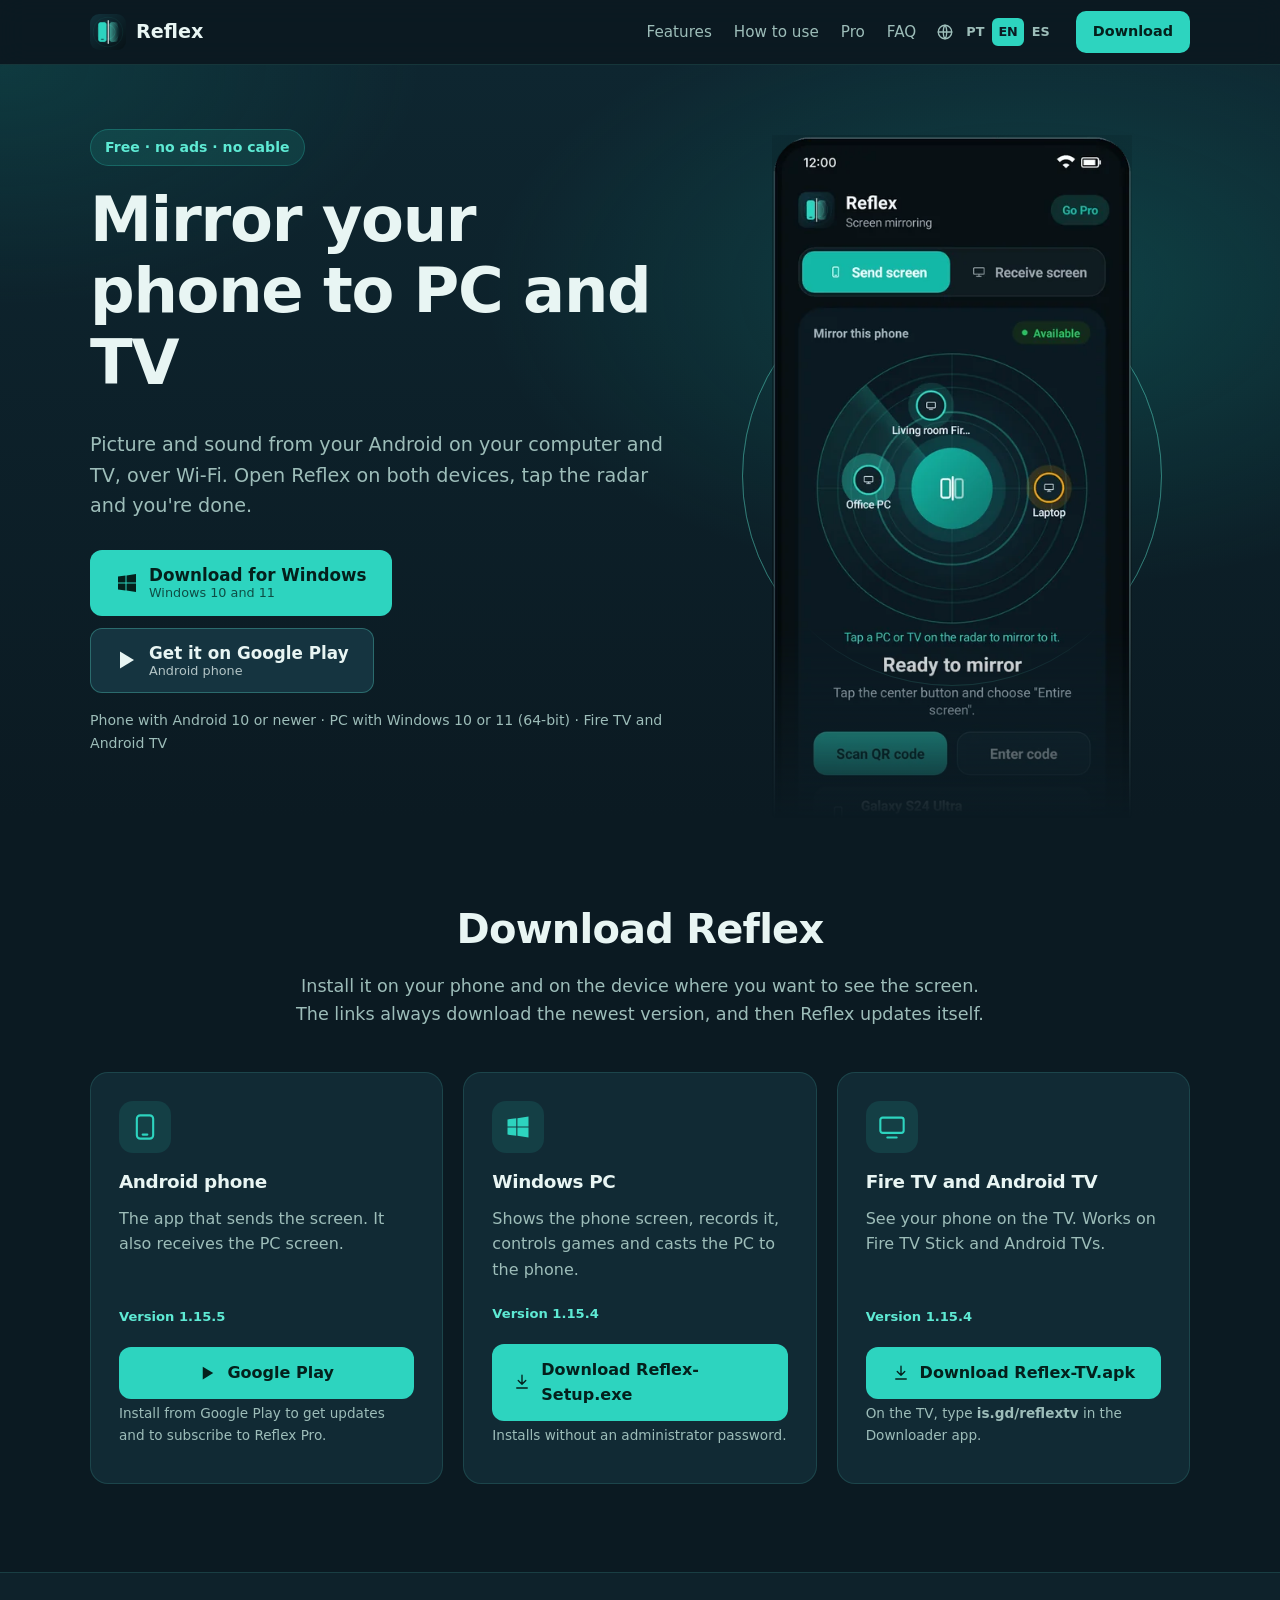
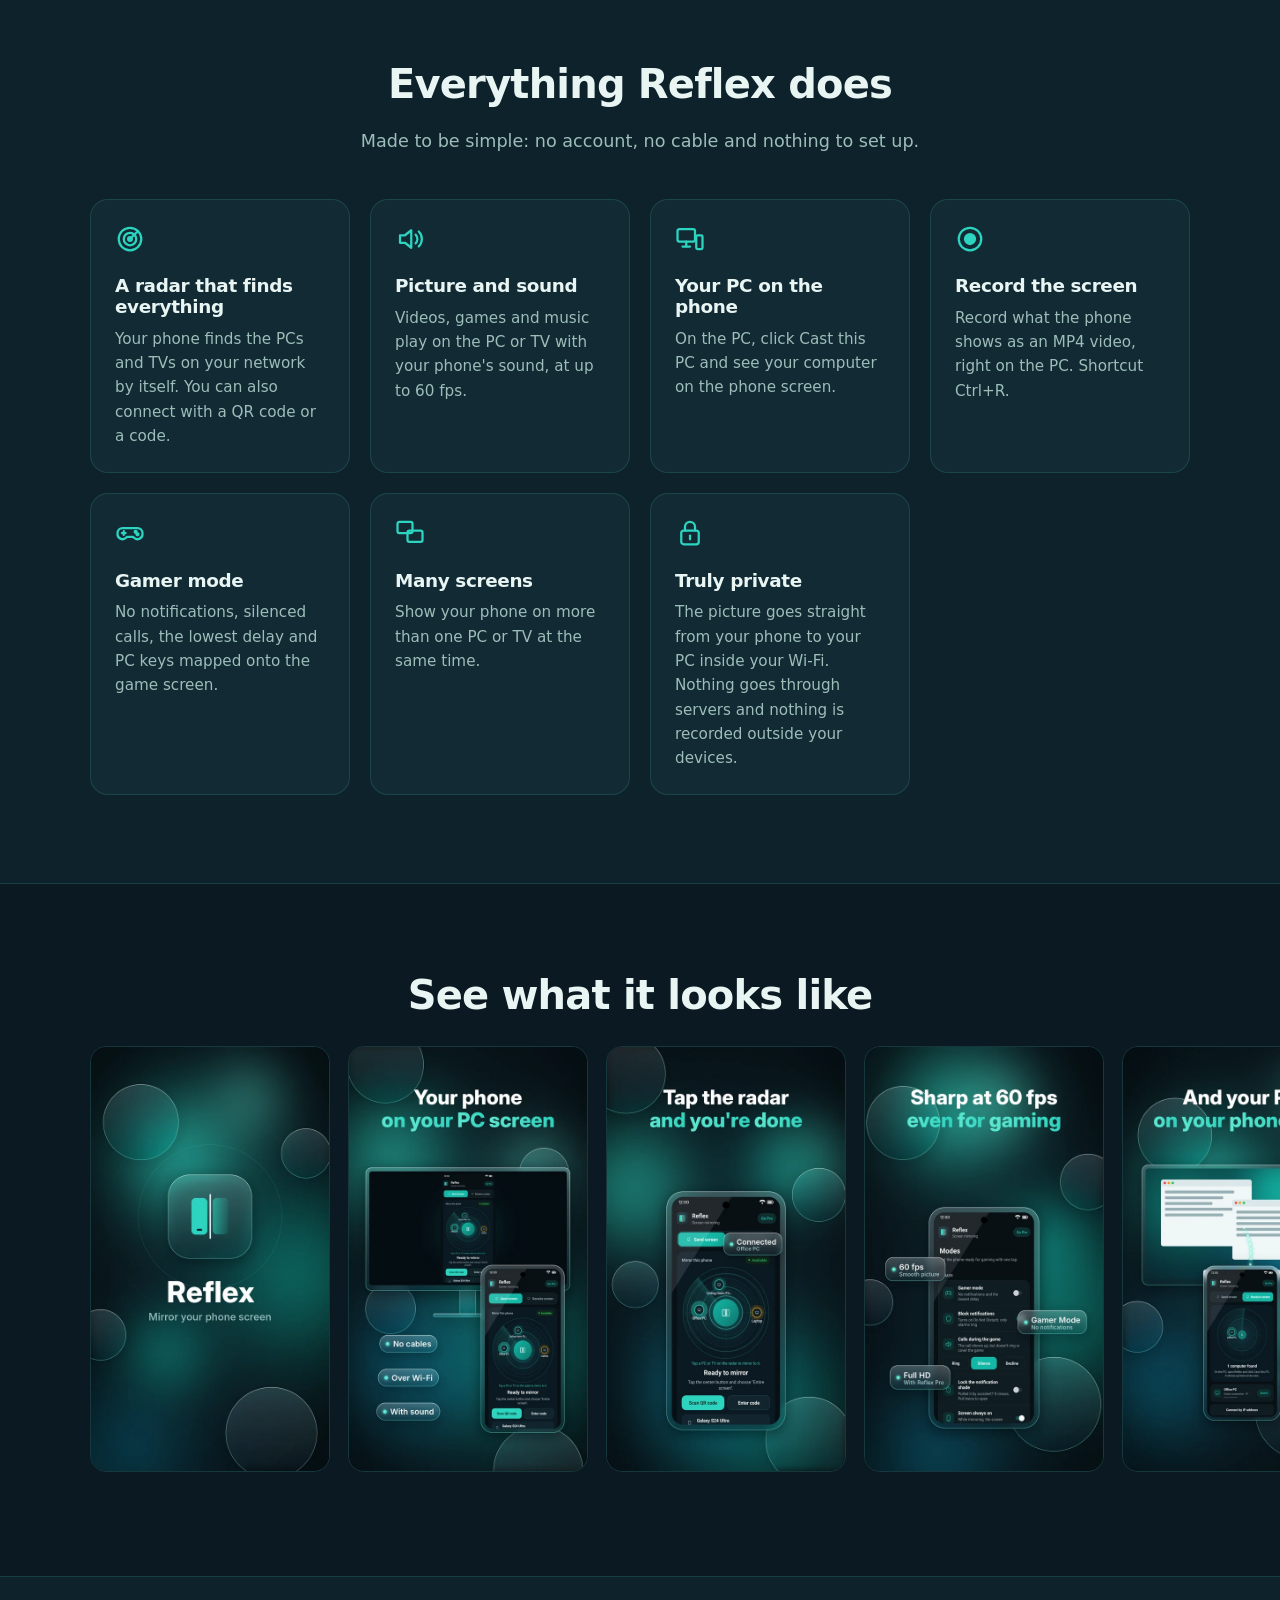
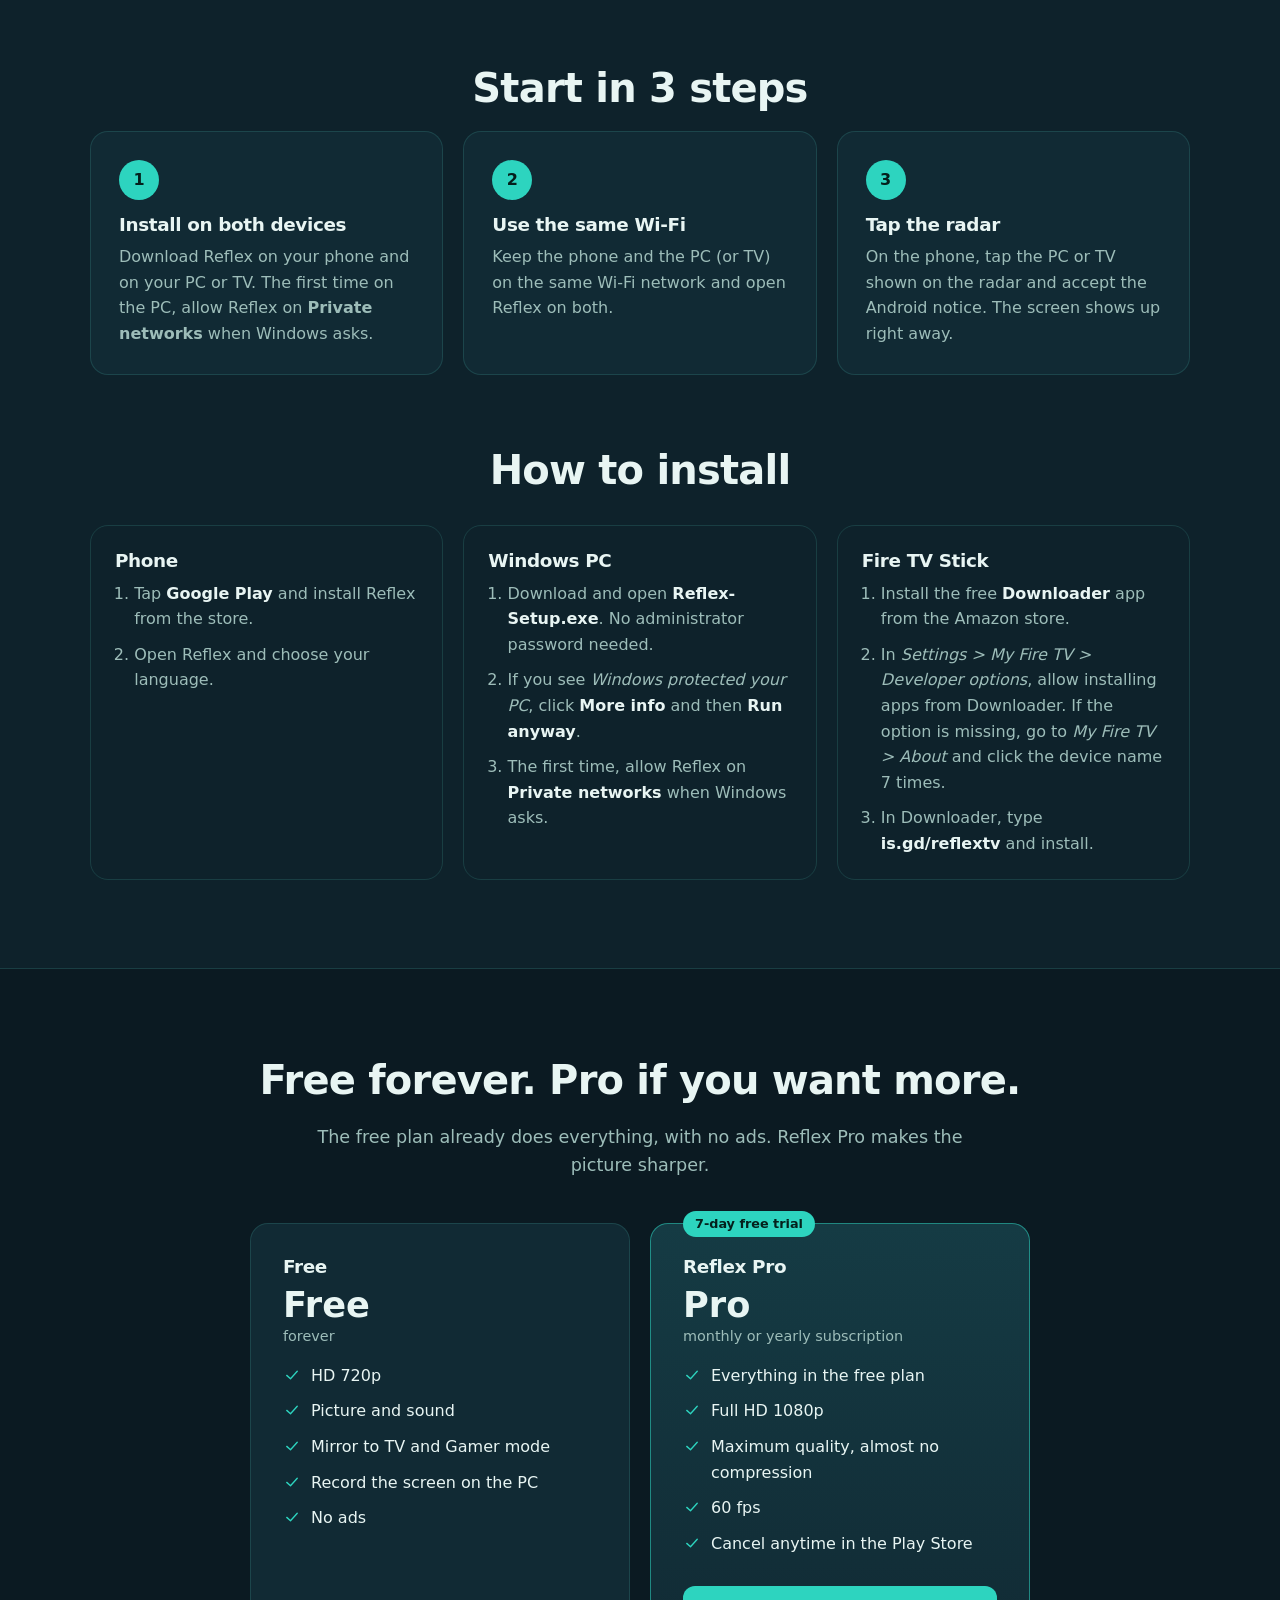
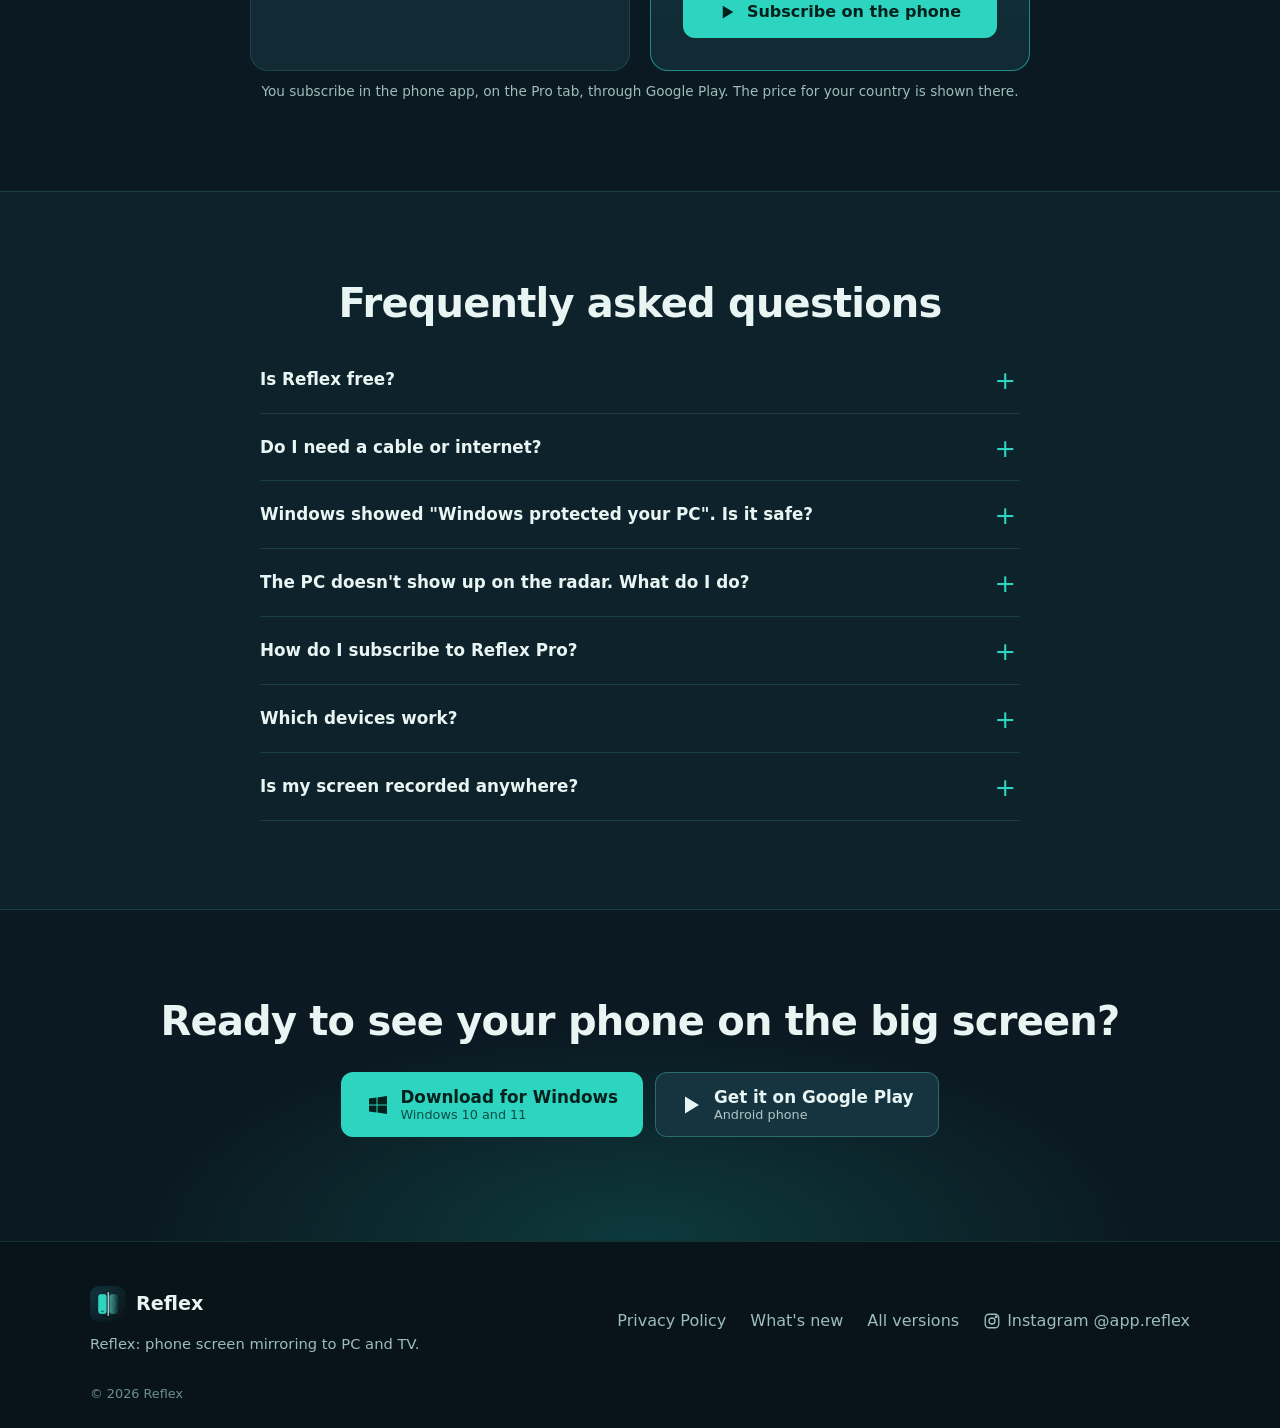
<file: docs/index.html>
<!doctype html>
<html lang="pt-BR">
<head>
<meta charset="utf-8">
<meta name="viewport" content="width=device-width, initial-scale=1">
<title>Reflex: espelhe a tela do celular no PC e na TV</title>
<meta name="description" content="Espelhe a tela do celular Android no PC com Windows e na TV pelo Wi-Fi, com imagem e som, sem cabo. Grátis.">
<meta name="theme-color" content="#0B1A22">
<link rel="canonical" href="https://cebratelli-bot.github.io/reflex-download/">
<link rel="alternate" hreflang="pt-BR" href="https://cebratelli-bot.github.io/reflex-download/"><link rel="alternate" hreflang="en" href="https://cebratelli-bot.github.io/reflex-download/en/"><link rel="alternate" hreflang="es" href="https://cebratelli-bot.github.io/reflex-download/es/"><link rel="alternate" hreflang="x-default" href="https://cebratelli-bot.github.io/reflex-download/">
<meta property="og:type" content="website">
<meta property="og:title" content="Reflex: espelhe a tela do celular no PC e na TV">
<meta property="og:description" content="Espelhe a tela do celular Android no PC com Windows e na TV pelo Wi-Fi, com imagem e som, sem cabo. Grátis.">
<meta property="og:url" content="https://cebratelli-bot.github.io/reflex-download/">
<meta property="og:image" content="https://cebratelli-bot.github.io/reflex-download/img/compartilhar-pt.jpg">
<meta property="og:image:width" content="1024">
<meta property="og:image:height" content="500">
<meta name="twitter:card" content="summary_large_image">
<link rel="icon" href="favicon.ico" sizes="any">
<link rel="icon" type="image/png" sizes="32x32" href="img/favicon-32.png">
<link rel="apple-touch-icon" href="img/apple-touch-icon.png">
<link rel="manifest" href="site.webmanifest">
<link rel="stylesheet" href="estilo.css">
<script type="application/ld+json">{"@context": "https://schema.org", "@type": "SoftwareApplication", "name": "Reflex", "operatingSystem": "Android, Windows 10, Windows 11, Fire OS, Android TV", "applicationCategory": "UtilitiesApplication", "description": "Espelhe a tela do celular Android no PC com Windows e na TV pelo Wi-Fi, com imagem e som, sem cabo. Grátis.", "offers": {"@type": "Offer", "price": "0", "priceCurrency": "BRL"}, "downloadUrl": "https://github.com/cebratelli-bot/reflex-download/releases/latest/download/Reflex-Setup.exe", "image": "https://cebratelli-bot.github.io/reflex-download/img/icone-512.png"}</script>
<script>try{var i=localStorage.getItem("reflex-idioma"),n=(navigator.language||"").slice(0,2);if(!i&&(n==="en"||n==="es")&&!/[?&]pt\b/.test(location.search))location.replace(n+"/")}catch(e){}</script>
</head>
<body>
<header class="topo">
  <div class="largura topo-in">
    <a class="marca" href="./"><img src="img/icone-192.png" alt="" width="36" height="36" class="logo"><span>Reflex</span></a>
    <nav class="menu" aria-label="Menu">
      <a href="#recursos">Recursos</a>
      <a href="#como-usar">Como usar</a>
      <a href="#pro">Pro</a>
      <a href="#duvidas">Dúvidas</a>
    </nav>
    <div class="idiomas" role="group" aria-label="Idioma"><svg class="ic pequeno" viewBox="0 0 24 24" fill="none" stroke="currentColor" stroke-width="1.8" stroke-linecap="round" stroke-linejoin="round" aria-hidden="true"><circle cx="12" cy="12" r="9"/><path d="M3 12h18M12 3c3 3.2 3 14.8 0 18M12 3c-3 3.2-3 14.8 0 18"/></svg><a href="" data-idioma="pt" aria-current="true">PT</a><a href="en/" data-idioma="en">EN</a><a href="es/" data-idioma="es">ES</a></div>
    <a class="botao botao-pequeno" href="#baixar">Baixar</a>
  </div>
</header>
<main>
<section class="hero">
  <div class="largura hero-in">
    <div class="hero-txt">
      <p class="selo">Grátis · sem anúncios · sem cabo</p>
      <h1>Espelhe o celular no PC e na TV</h1>
      <p class="lead">Imagem e som do seu Android no computador e na televisão, pelo Wi-Fi. Abra o Reflex nos dois aparelhos, toque no radar e pronto.</p>
      <div class="botoes" id="botoes-hero">
        <a class="botao botao-grande" data-so="windows" href="https://github.com/cebratelli-bot/reflex-download/releases/latest/download/Reflex-Setup.exe"><svg class="ic" viewBox="0 0 24 24" fill="none" stroke="currentColor" stroke-width="1.8" stroke-linecap="round" stroke-linejoin="round" aria-hidden="true"><path d="M3 5.5 10.5 4.5v7H3zM11.5 4.4 21 3v8.5h-9.5zM3 12.5h7.5v7L3 18.5zM11.5 12.5H21V21l-9.5-1.4z" fill="currentColor" stroke="none"/></svg><span>Baixar para Windows<small>Windows 10 e 11</small></span></a>
        <a class="botao botao-grande botao-2" data-so="android" href="https://play.google.com/store/apps/details?id=com.reflexapp.espelhar&hl=pt_BR"><svg class="ic" viewBox="0 0 24 24" fill="none" stroke="currentColor" stroke-width="1.8" stroke-linecap="round" stroke-linejoin="round" aria-hidden="true"><path d="M5 3.5v17l14-8.5z" fill="currentColor" stroke="none"/></svg><span>Baixar na Google Play<small>Celular Android</small></span></a>
      </div>
      <p class="nota">Celular com Android 10 ou mais novo · PC com Windows 10 ou 11 (64 bits) · Fire TV e Android TV</p>
    </div>
    <div class="hero-img">
      <div class="aneis" aria-hidden="true"><i></i><i></i><i></i></div>
      <img src="img/pt-celular.webp" alt="Tela inicial do Reflex no celular, com o radar mostrando PCs e TVs da rede" width="444" height="843" fetchpriority="high">
    </div>
  </div>
</section>

<section id="baixar" class="secao">
  <div class="largura">
    <h2>Baixe o Reflex</h2>
    <p class="sub">Instale no celular e no aparelho onde você quer ver a tela. Os links sempre baixam a versão mais nova, e depois o Reflex se atualiza sozinho.</p>
    <div class="cartoes">
      <article class="cartao" data-so="android">
        <div class="cartao-ic"><svg class="ic" viewBox="0 0 24 24" fill="none" stroke="currentColor" stroke-width="1.8" stroke-linecap="round" stroke-linejoin="round" aria-hidden="true"><rect x="5" y="2" width="14" height="20" rx="3"/><path d="M10 18.5h4"/></svg></div>
        <h3>Celular Android</h3>
        <p>O app que envia a tela. Também recebe a tela do PC.</p>
        <p class="versao" data-versao="android">Versão 1.15.5</p>
        <a class="botao" href="https://play.google.com/store/apps/details?id=com.reflexapp.espelhar&hl=pt_BR"><svg class="ic pequeno" viewBox="0 0 24 24" fill="none" stroke="currentColor" stroke-width="1.8" stroke-linecap="round" stroke-linejoin="round" aria-hidden="true"><path d="M5 3.5v17l14-8.5z" fill="currentColor" stroke="none"/></svg> Google Play</a>
        <p class="mini">Instale pela Google Play para receber atualizações e poder assinar o Reflex Pro.</p>
      </article>
      <article class="cartao" data-so="windows">
        <div class="cartao-ic"><svg class="ic" viewBox="0 0 24 24" fill="none" stroke="currentColor" stroke-width="1.8" stroke-linecap="round" stroke-linejoin="round" aria-hidden="true"><path d="M3 5.5 10.5 4.5v7H3zM11.5 4.4 21 3v8.5h-9.5zM3 12.5h7.5v7L3 18.5zM11.5 12.5H21V21l-9.5-1.4z" fill="currentColor" stroke="none"/></svg></div>
        <h3>PC com Windows</h3>
        <p>Recebe a tela do celular, grava, controla jogos e transmite o PC para o celular.</p>
        <p class="versao" data-versao="windows">Versão 1.15.4</p>
        <a class="botao" href="https://github.com/cebratelli-bot/reflex-download/releases/latest/download/Reflex-Setup.exe"><svg class="ic pequeno" viewBox="0 0 24 24" fill="none" stroke="currentColor" stroke-width="1.8" stroke-linecap="round" stroke-linejoin="round" aria-hidden="true"><path d="M12 3v12M7 10l5 5 5-5M5 20h14"/></svg> Baixar Reflex-Setup.exe</a>
        <p class="mini">Instala sem senha de administrador.</p>
      </article>
      <article class="cartao">
        <div class="cartao-ic"><svg class="ic" viewBox="0 0 24 24" fill="none" stroke="currentColor" stroke-width="1.8" stroke-linecap="round" stroke-linejoin="round" aria-hidden="true"><rect x="2" y="4" width="20" height="13" rx="2"/><path d="M8 21h8"/></svg></div>
        <h3>Fire TV e Android TV</h3>
        <p>Veja o celular na televisão. Funciona no Fire TV Stick e nas TVs com Android.</p>
        <p class="versao" data-versao="tv">Versão 1.15.4</p>
        <a class="botao" href="https://github.com/cebratelli-bot/reflex-download/releases/latest/download/Reflex-TV.apk"><svg class="ic pequeno" viewBox="0 0 24 24" fill="none" stroke="currentColor" stroke-width="1.8" stroke-linecap="round" stroke-linejoin="round" aria-hidden="true"><path d="M12 3v12M7 10l5 5 5-5M5 20h14"/></svg> Baixar Reflex-TV.apk</a>
        <p class="mini">Na TV, digite <b>is.gd/reflextv</b> no app Downloader.</p>
      </article>
    </div>
  </div>
</section>

<section id="recursos" class="secao secao-alt">
  <div class="largura">
    <h2>Tudo o que o Reflex faz</h2>
    <p class="sub">Feito para ser simples: sem conta, sem cabo e sem configurar nada.</p>
    <ul class="recursos"><li class="recurso"><svg class="ic" viewBox="0 0 24 24" fill="none" stroke="currentColor" stroke-width="1.8" stroke-linecap="round" stroke-linejoin="round" aria-hidden="true"><circle cx="12" cy="12" r="9"/><circle cx="12" cy="12" r="5"/><circle cx="12" cy="12" r="1.5" fill="currentColor"/><path d="M12 12 18.4 5.6"/></svg><h3>Radar que acha tudo</h3><p>O celular encontra sozinho os PCs e TVs da sua rede. Também dá para conectar pelo QR code ou por um código.</p></li><li class="recurso"><svg class="ic" viewBox="0 0 24 24" fill="none" stroke="currentColor" stroke-width="1.8" stroke-linecap="round" stroke-linejoin="round" aria-hidden="true"><path d="M4 9v6h4l5 4V5L8 9H4z"/><path d="M16.5 8.5a5 5 0 0 1 0 7M19 6a8.5 8.5 0 0 1 0 12"/></svg><h3>Imagem e som</h3><p>Vídeos, jogos e música tocam no PC ou na TV com o som do celular, a até 60 fps.</p></li><li class="recurso"><svg class="ic" viewBox="0 0 24 24" fill="none" stroke="currentColor" stroke-width="1.8" stroke-linecap="round" stroke-linejoin="round" aria-hidden="true"><rect x="2" y="4" width="14" height="10" rx="1.5"/><path d="M6 18h6M9 14v4"/><rect x="17" y="9" width="5" height="11" rx="1"/></svg><h3>O PC no celular</h3><p>No PC, clique em Transmitir este PC e veja o computador na tela do celular.</p></li><li class="recurso"><svg class="ic" viewBox="0 0 24 24" fill="none" stroke="currentColor" stroke-width="1.8" stroke-linecap="round" stroke-linejoin="round" aria-hidden="true"><circle cx="12" cy="12" r="9"/><circle cx="12" cy="12" r="4" fill="currentColor"/></svg><h3>Grave a tela</h3><p>Grave em vídeo MP4 o que aparece do celular, direto no PC. Atalho Ctrl+R.</p></li><li class="recurso"><svg class="ic" viewBox="0 0 24 24" fill="none" stroke="currentColor" stroke-width="1.8" stroke-linecap="round" stroke-linejoin="round" aria-hidden="true"><path d="M6 8h12a4 4 0 0 1 4 4v1a4 4 0 0 1-7 2.6L14 15h-4l-1 .6A4 4 0 0 1 2 13v-1a4 4 0 0 1 4-4z"/><path d="M7 10.5v3M5.5 12h3"/><circle cx="16.5" cy="11" r=".8" fill="currentColor"/><circle cx="18" cy="13" r=".8" fill="currentColor"/></svg><h3>Modo Gamer</h3><p>Sem notificações, chamadas silenciadas, o menor atraso e teclas do PC mapeadas na tela do jogo.</p></li><li class="recurso"><svg class="ic" viewBox="0 0 24 24" fill="none" stroke="currentColor" stroke-width="1.8" stroke-linecap="round" stroke-linejoin="round" aria-hidden="true"><rect x="2" y="3" width="12" height="9" rx="1.5"/><rect x="10" y="10" width="12" height="9" rx="1.5"/></svg><h3>Várias telas</h3><p>Mostre o celular em mais de um PC ou TV ao mesmo tempo.</p></li><li class="recurso"><svg class="ic" viewBox="0 0 24 24" fill="none" stroke="currentColor" stroke-width="1.8" stroke-linecap="round" stroke-linejoin="round" aria-hidden="true"><rect x="5" y="10" width="14" height="11" rx="2"/><path d="M8 10V7a4 4 0 0 1 8 0v3"/><path d="M12 14v3"/></svg><h3>Privado de verdade</h3><p>A imagem vai direto do celular para o PC dentro do seu Wi-Fi. Nada passa por servidores e nada é gravado fora dos seus aparelhos.</p></li></ul>
  </div>
</section>

<section class="secao" aria-label="Veja como é">
  <div class="largura">
    <h2>Veja como é</h2>
  </div>
  <ul class="galeria" tabindex="0"><li><img src="img/pt-tela-1.webp" alt="Reflex: espelhe a tela do celular" width="540" height="960" loading="lazy"></li><li><img src="img/pt-tela-2.webp" alt="Seu celular na tela do PC" width="540" height="960" loading="lazy"></li><li><img src="img/pt-tela-3.webp" alt="Toque no radar e pronto" width="540" height="960" loading="lazy"></li><li><img src="img/pt-tela-4.webp" alt="Nítido a 60 fps, até para jogar" width="540" height="960" loading="lazy"></li><li><img src="img/pt-tela-5.webp" alt="E o PC no celular, também" width="540" height="960" loading="lazy"></li><li><img src="img/pt-tela-6.webp" alt="Baixe grátis na Google Play" width="540" height="960" loading="lazy"></li></ul>
</section>

<section id="como-usar" class="secao secao-alt">
  <div class="largura">
    <h2>Comece em 3 passos</h2>
    <ol class="passos"><li><span class="num">1</span><h3>Instale nos dois aparelhos</h3><p>Baixe o Reflex no celular e no PC ou na TV. Na primeira vez no PC, permita o Reflex em <b>Redes privadas</b> quando o Windows perguntar.</p></li><li><span class="num">2</span><h3>Use o mesmo Wi-Fi</h3><p>Deixe o celular e o PC (ou a TV) na mesma rede Wi-Fi e abra o Reflex nos dois.</p></li><li><span class="num">3</span><h3>Toque no radar</h3><p>No celular, toque no PC ou na TV que aparece no radar e aceite o aviso do Android. A tela aparece na hora.</p></li></ol>
    <h2 class="h2-meio">Como instalar</h2>
    <div class="insts"><div class="inst"><h3>Celular</h3><ol><li>Toque em <b>Google Play</b> e instale o Reflex pela loja.</li><li>Abra o Reflex e escolha o idioma.</li></ol></div><div class="inst"><h3>PC com Windows</h3><ol><li>Baixe e abra o <b>Reflex-Setup.exe</b>. Não precisa de senha de administrador.</li><li>Se aparecer <i>O Windows protegeu o computador</i>, clique em <b>Mais informações</b> e depois em <b>Executar assim mesmo</b>.</li><li>Na primeira vez, permita o Reflex em <b>Redes privadas</b> quando o Windows perguntar.</li></ol></div><div class="inst"><h3>Fire TV Stick</h3><ol><li>Instale o app gratuito <b>Downloader</b> pela loja da Amazon.</li><li>Em <i>Configurações &gt; Minha Fire TV &gt; Opções do desenvolvedor</i>, permita instalar apps do Downloader. Se a opção não aparecer, entre em <i>Minha Fire TV &gt; Sobre</i> e clique 7 vezes no nome do aparelho.</li><li>No Downloader, digite <b>is.gd/reflextv</b> e instale.</li></ol></div></div>
  </div>
</section>

<section id="pro" class="secao">
  <div class="largura">
    <h2>Grátis para sempre. Pro se quiser mais.</h2>
    <p class="sub">O plano grátis já faz tudo, sem anúncios. O Reflex Pro deixa a imagem mais nítida.</p>
    <div class="planos">
      <article class="plano">
        <h3>Grátis</h3>
        <p class="preco">R$ 0 <span>para sempre</span></p>
        <ul><li><svg class="ic pequeno" viewBox="0 0 24 24" fill="none" stroke="currentColor" stroke-width="1.8" stroke-linecap="round" stroke-linejoin="round" aria-hidden="true"><path d="M5 12.5 10 17 19 7"/></svg>HD 720p</li><li><svg class="ic pequeno" viewBox="0 0 24 24" fill="none" stroke="currentColor" stroke-width="1.8" stroke-linecap="round" stroke-linejoin="round" aria-hidden="true"><path d="M5 12.5 10 17 19 7"/></svg>Imagem e som</li><li><svg class="ic pequeno" viewBox="0 0 24 24" fill="none" stroke="currentColor" stroke-width="1.8" stroke-linecap="round" stroke-linejoin="round" aria-hidden="true"><path d="M5 12.5 10 17 19 7"/></svg>Espelhar na TV e Modo Gamer</li><li><svg class="ic pequeno" viewBox="0 0 24 24" fill="none" stroke="currentColor" stroke-width="1.8" stroke-linecap="round" stroke-linejoin="round" aria-hidden="true"><path d="M5 12.5 10 17 19 7"/></svg>Gravar a tela no PC</li><li><svg class="ic pequeno" viewBox="0 0 24 24" fill="none" stroke="currentColor" stroke-width="1.8" stroke-linecap="round" stroke-linejoin="round" aria-hidden="true"><path d="M5 12.5 10 17 19 7"/></svg>Sem anúncios</li></ul>
      </article>
      <article class="plano plano-pro">
        <p class="fita">7 dias grátis para testar</p>
        <h3>Reflex Pro</h3>
        <p class="preco">R$ 9,90 <span>por mês, ou R$ 80 por ano</span></p>
        <ul><li><svg class="ic pequeno" viewBox="0 0 24 24" fill="none" stroke="currentColor" stroke-width="1.8" stroke-linecap="round" stroke-linejoin="round" aria-hidden="true"><path d="M5 12.5 10 17 19 7"/></svg>Tudo do plano grátis</li><li><svg class="ic pequeno" viewBox="0 0 24 24" fill="none" stroke="currentColor" stroke-width="1.8" stroke-linecap="round" stroke-linejoin="round" aria-hidden="true"><path d="M5 12.5 10 17 19 7"/></svg>Full HD 1080p</li><li><svg class="ic pequeno" viewBox="0 0 24 24" fill="none" stroke="currentColor" stroke-width="1.8" stroke-linecap="round" stroke-linejoin="round" aria-hidden="true"><path d="M5 12.5 10 17 19 7"/></svg>Qualidade Máxima, quase sem compressão</li><li><svg class="ic pequeno" viewBox="0 0 24 24" fill="none" stroke="currentColor" stroke-width="1.8" stroke-linecap="round" stroke-linejoin="round" aria-hidden="true"><path d="M5 12.5 10 17 19 7"/></svg>60 fps</li><li><svg class="ic pequeno" viewBox="0 0 24 24" fill="none" stroke="currentColor" stroke-width="1.8" stroke-linecap="round" stroke-linejoin="round" aria-hidden="true"><path d="M5 12.5 10 17 19 7"/></svg>Cancele quando quiser na Play Store</li></ul>
        <a class="botao" href="https://play.google.com/store/apps/details?id=com.reflexapp.espelhar&hl=pt_BR"><svg class="ic pequeno" viewBox="0 0 24 24" fill="none" stroke="currentColor" stroke-width="1.8" stroke-linecap="round" stroke-linejoin="round" aria-hidden="true"><path d="M5 3.5v17l14-8.5z" fill="currentColor" stroke="none"/></svg> Assinar no celular</a>
      </article>
    </div>
    <p class="mini centro">A assinatura é feita no app do celular, na aba Pro, pelo Google Play. Preços no Brasil.</p>
  </div>
</section>

<section id="duvidas" class="secao secao-alt">
  <div class="largura estreito">
    <h2>Dúvidas frequentes</h2>
    <div class="duvidas"><details><summary>O Reflex é grátis?</summary><p>Sim. O plano grátis espelha em HD 720p, com som, sem anúncios e sem limite de tempo. O Reflex Pro é opcional e libera Full HD e a qualidade Máxima, com 7 dias grátis para testar.</p></details><details><summary>Preciso de cabo ou de internet?</summary><p>Não precisa de cabo. O celular e o PC (ou a TV) só precisam estar no mesmo Wi-Fi. A imagem vai direto de um aparelho para o outro, sem passar pela internet.</p></details><details><summary>O Windows mostrou "O Windows protegeu o computador". É seguro?</summary><p>Sim. Esse aviso aparece para programas novos que ainda não têm muitos downloads. Clique em <b>Mais informações</b> e depois em <b>Executar assim mesmo</b>.</p></details><details><summary>O PC não aparece no radar. O que eu faço?</summary><p>Confira se os dois estão no mesmo Wi-Fi (redes de convidados costumam bloquear). No PC, permita o Reflex em Redes privadas no Firewall do Windows. Se ainda assim não aparecer, use <b>Ler QR code</b> ou <b>Digitar código</b> no celular.</p></details><details><summary>Como eu assino o Reflex Pro?</summary><p>Instale o Reflex pela Google Play, abra a aba <b>Pro</b> no celular e escolha o plano mensal ou anual. A assinatura fica na sua conta Google e o PC e a TV recebem a qualidade Pro do celular conectado.</p></details><details><summary>Quais aparelhos funcionam?</summary><p>Celulares com Android 10 ou mais novo, PCs com Windows 10 ou 11 de 64 bits, Fire TV Stick e TVs com Android TV.</p></details><details><summary>A minha tela fica gravada em algum lugar?</summary><p>Não. Nada da sua tela é enviado para a internet, para nós ou para terceiros. Veja a <a href="privacidade.html">Política de Privacidade</a>.</p></details></div>
  </div>
</section>

<section class="secao final">
  <div class="largura">
    <h2>Pronto para ver o celular na tela grande?</h2>
    <div class="botoes centro">
      <a class="botao botao-grande" href="https://github.com/cebratelli-bot/reflex-download/releases/latest/download/Reflex-Setup.exe"><svg class="ic" viewBox="0 0 24 24" fill="none" stroke="currentColor" stroke-width="1.8" stroke-linecap="round" stroke-linejoin="round" aria-hidden="true"><path d="M3 5.5 10.5 4.5v7H3zM11.5 4.4 21 3v8.5h-9.5zM3 12.5h7.5v7L3 18.5zM11.5 12.5H21V21l-9.5-1.4z" fill="currentColor" stroke="none"/></svg><span>Baixar para Windows<small>Windows 10 e 11</small></span></a>
      <a class="botao botao-grande botao-2" href="https://play.google.com/store/apps/details?id=com.reflexapp.espelhar&hl=pt_BR"><svg class="ic" viewBox="0 0 24 24" fill="none" stroke="currentColor" stroke-width="1.8" stroke-linecap="round" stroke-linejoin="round" aria-hidden="true"><path d="M5 3.5v17l14-8.5z" fill="currentColor" stroke="none"/></svg><span>Baixar na Google Play<small>Celular Android</small></span></a>
    </div>
  </div>
</section>
</main>
<footer class="rodape">
  <div class="largura rodape-in">
    <div>
      <a class="marca" href="./"><img src="img/icone-192.png" alt="" width="36" height="36" class="logo"><span>Reflex</span></a>
      <p>Reflex: espelhamento de tela do celular para o PC e a TV.</p>
    </div>
    <nav aria-label="Links">
      <a href="privacidade.html">Política de Privacidade</a>
      <a href="https://github.com/cebratelli-bot/reflex-download/blob/main/NOVIDADES.md">Novidades</a>
      <a href="https://github.com/cebratelli-bot/reflex-download/releases">Todas as versões</a>
      <a href="https://www.instagram.com/app.reflex/" rel="me"><svg class="ic pequeno" viewBox="0 0 24 24" fill="none" stroke="currentColor" stroke-width="1.8" stroke-linecap="round" stroke-linejoin="round" aria-hidden="true"><rect x="3" y="3" width="18" height="18" rx="5"/><circle cx="12" cy="12" r="4"/><circle cx="17.5" cy="6.5" r="1" fill="currentColor"/></svg> Instagram @app.reflex</a>
    </nav>
  </div>
  <p class="largura copyright">© 2026 Reflex</p>
</footer>
<script src="site.js" defer></script>
</body>
</html>
</file>
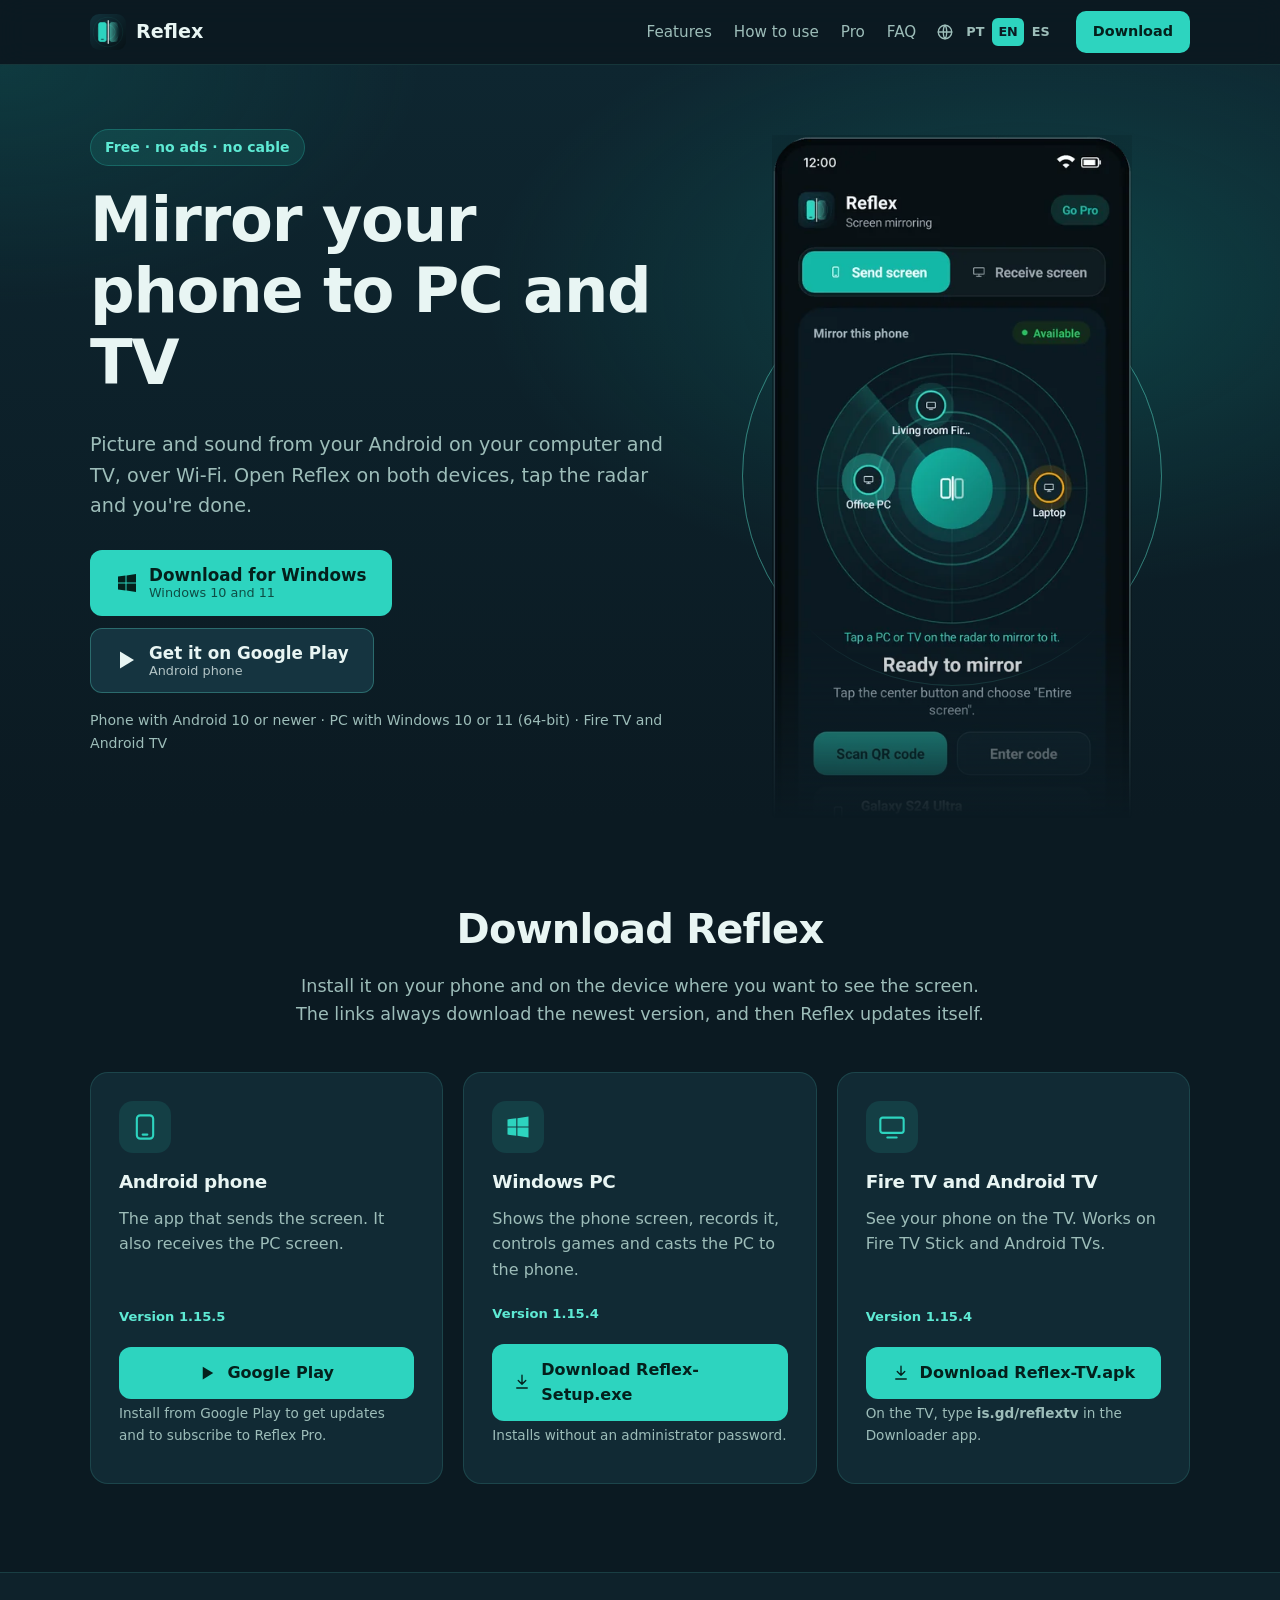
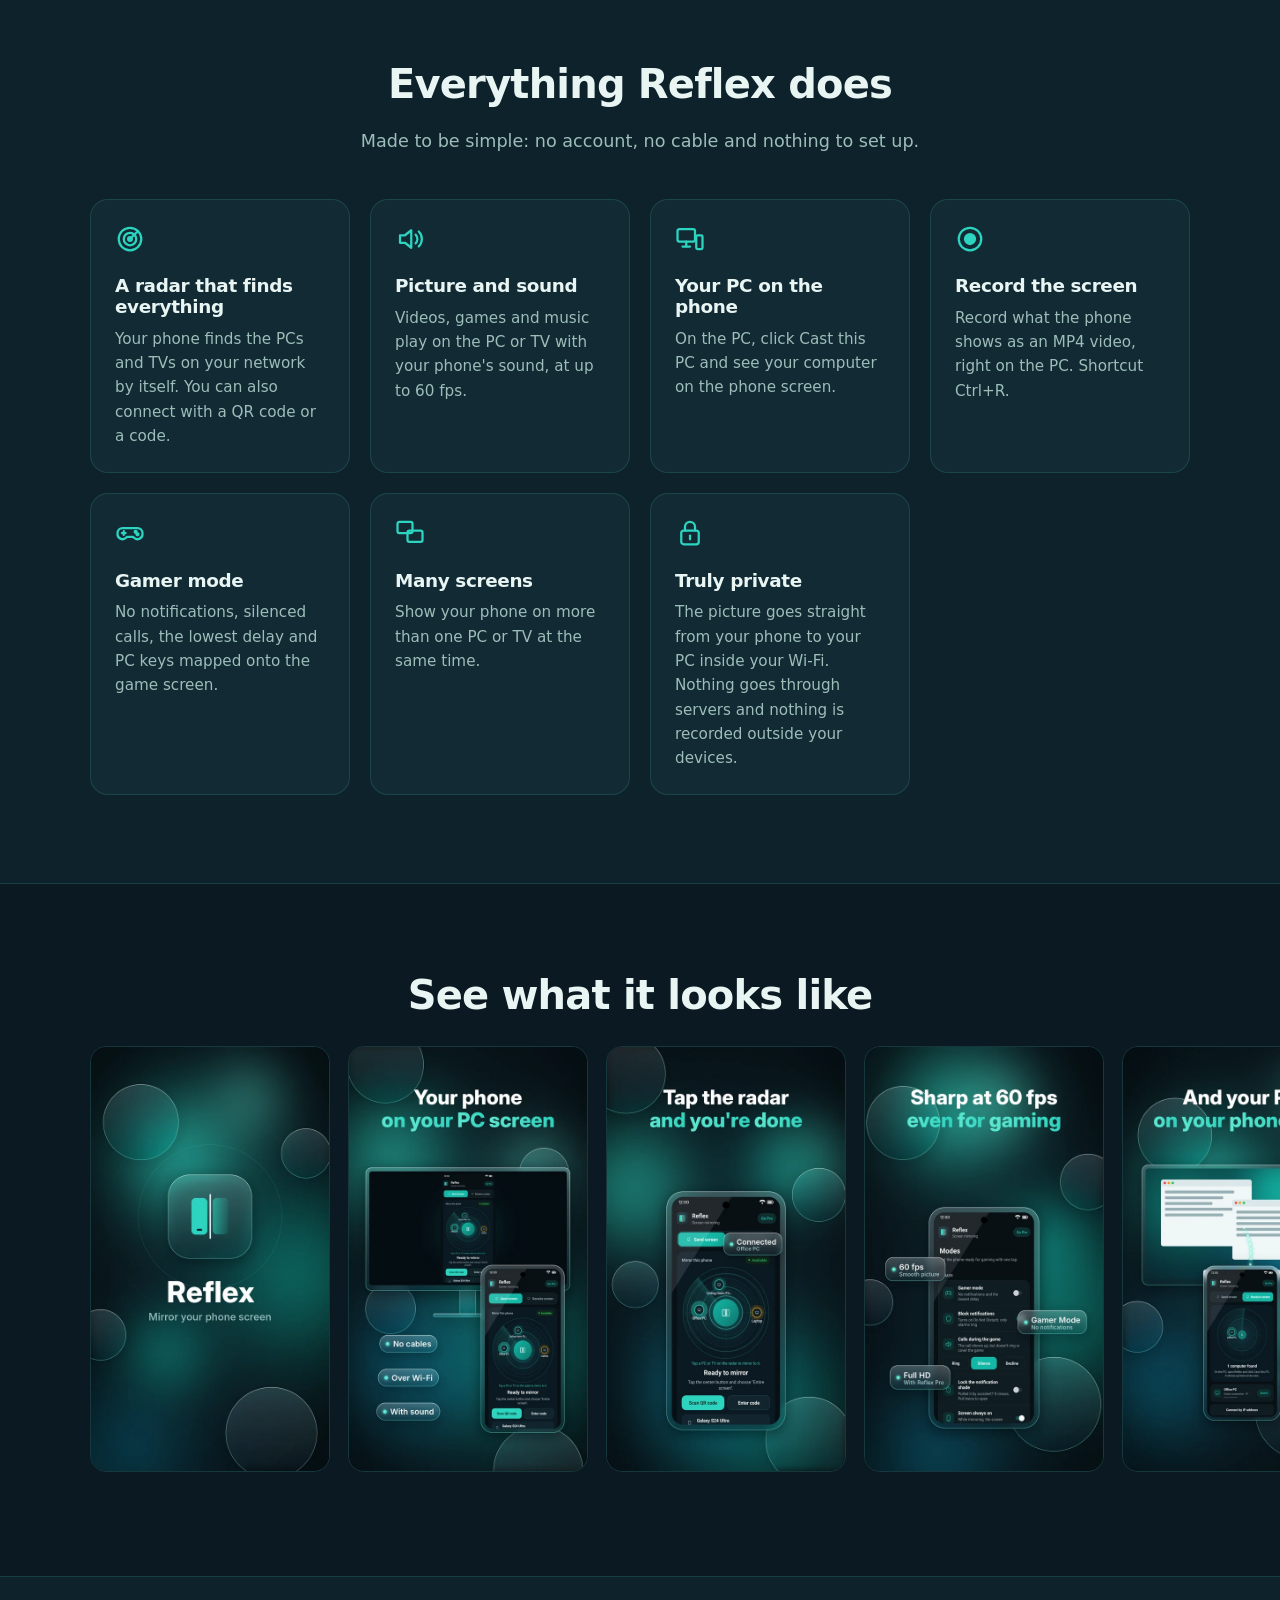
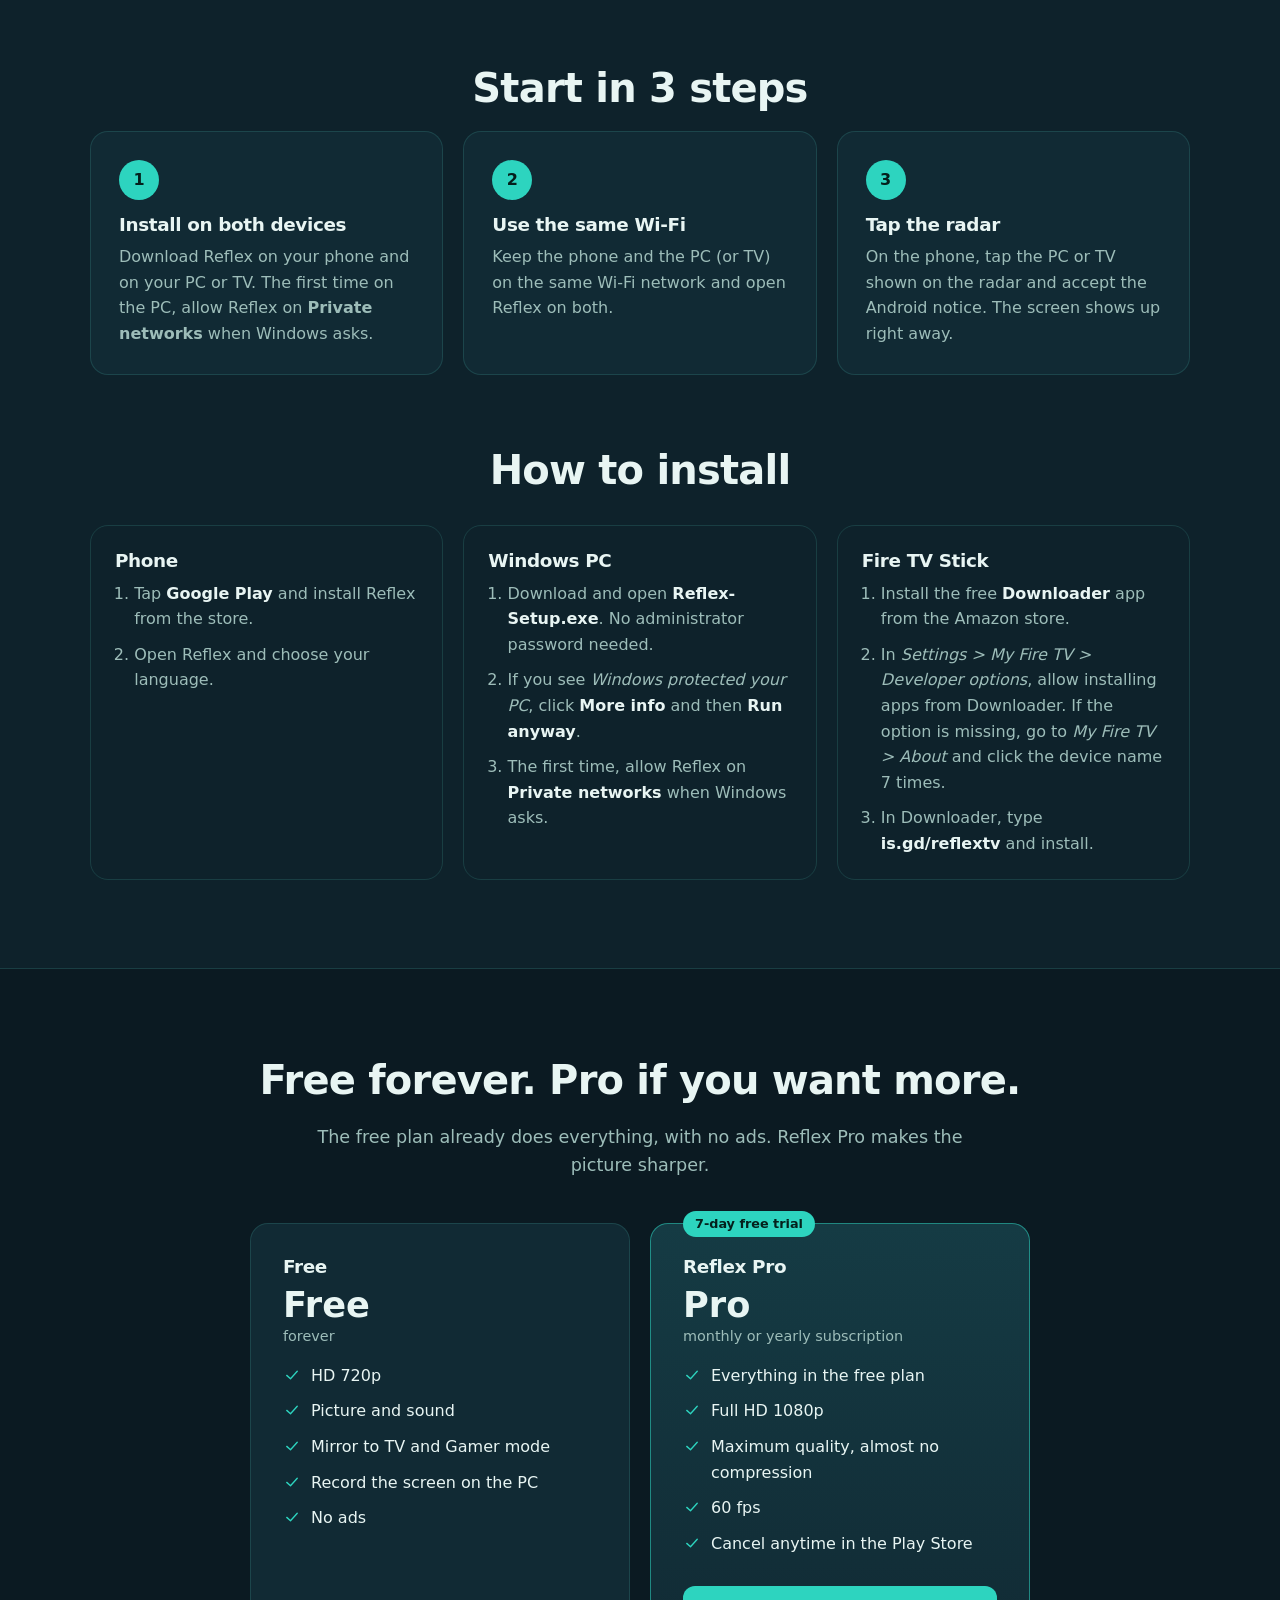
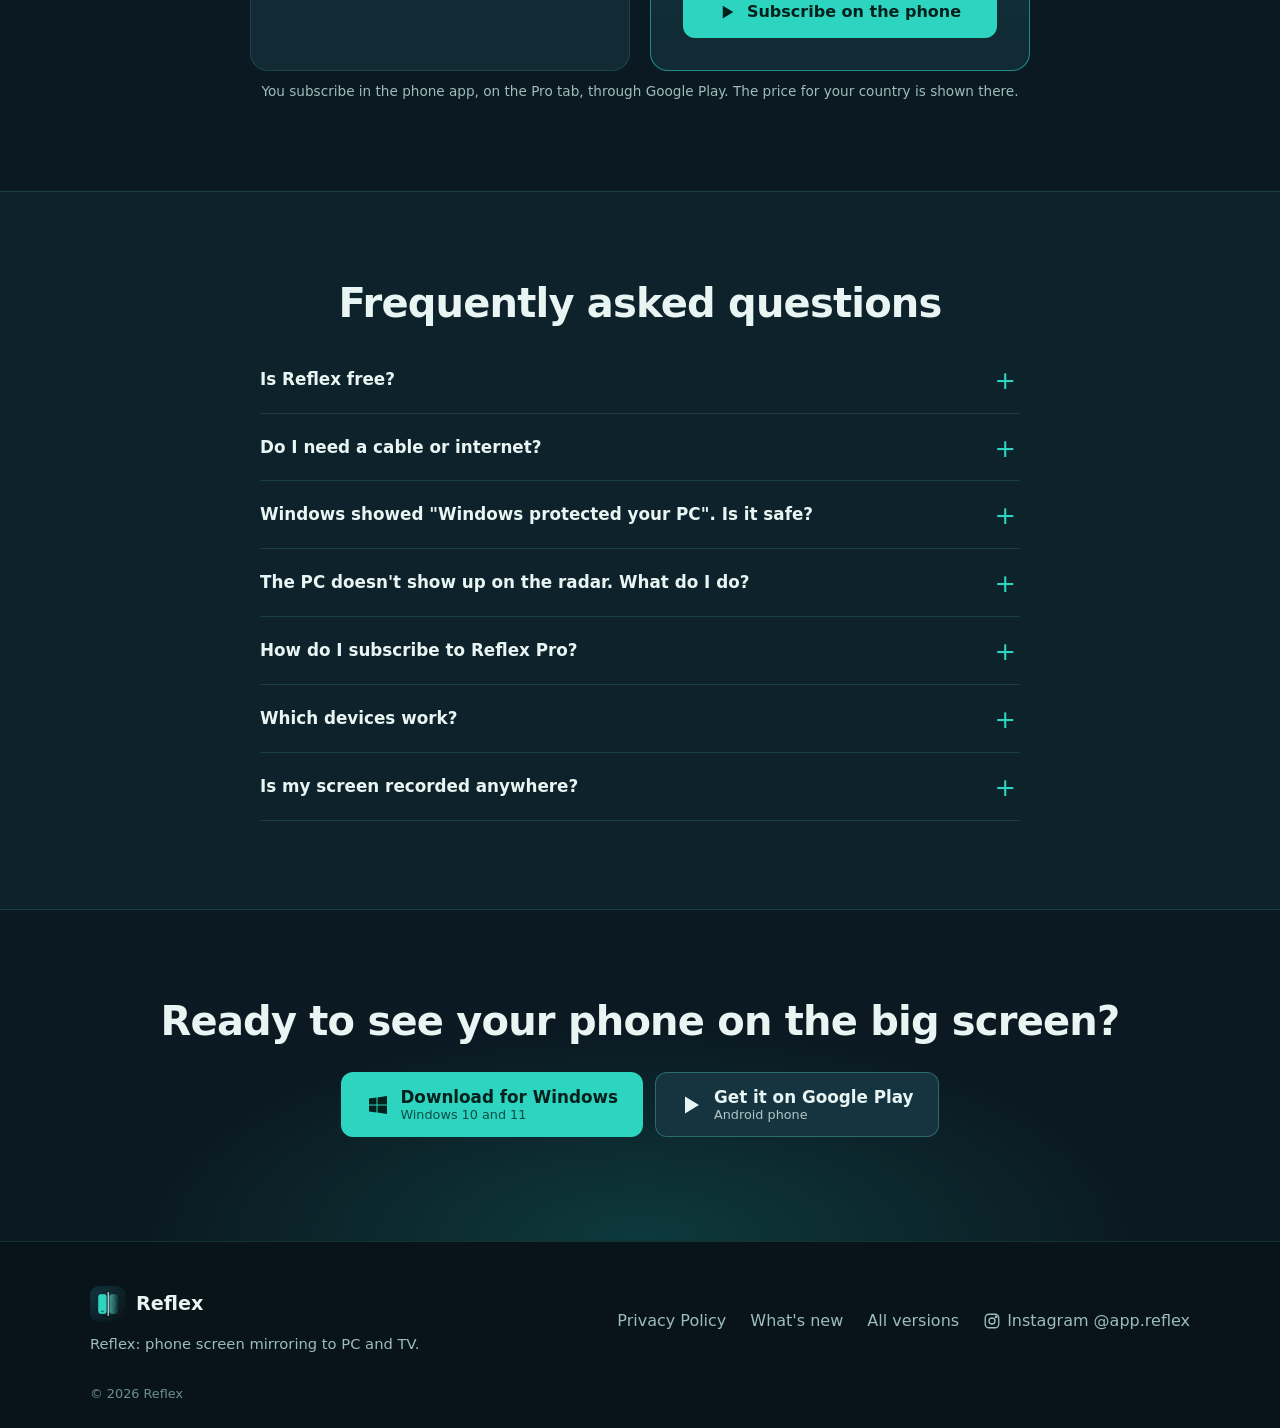
<file: docs/en/index.html>
<!doctype html>
<html lang="en">
<head>
<meta charset="utf-8">
<meta name="viewport" content="width=device-width, initial-scale=1">
<title>Reflex: mirror your phone screen to PC and TV</title>
<meta name="description" content="Mirror your Android phone screen to your Windows PC and TV over Wi-Fi, with picture and sound, no cable. Free.">
<meta name="theme-color" content="#0B1A22">
<link rel="canonical" href="https://cebratelli-bot.github.io/reflex-download/en/">
<link rel="alternate" hreflang="pt-BR" href="https://cebratelli-bot.github.io/reflex-download/"><link rel="alternate" hreflang="en" href="https://cebratelli-bot.github.io/reflex-download/en/"><link rel="alternate" hreflang="es" href="https://cebratelli-bot.github.io/reflex-download/es/"><link rel="alternate" hreflang="x-default" href="https://cebratelli-bot.github.io/reflex-download/">
<meta property="og:type" content="website">
<meta property="og:title" content="Reflex: mirror your phone screen to PC and TV">
<meta property="og:description" content="Mirror your Android phone screen to your Windows PC and TV over Wi-Fi, with picture and sound, no cable. Free.">
<meta property="og:url" content="https://cebratelli-bot.github.io/reflex-download/en/">
<meta property="og:image" content="https://cebratelli-bot.github.io/reflex-download/img/compartilhar-en.jpg">
<meta property="og:image:width" content="1024">
<meta property="og:image:height" content="500">
<meta name="twitter:card" content="summary_large_image">
<link rel="icon" href="../favicon.ico" sizes="any">
<link rel="icon" type="image/png" sizes="32x32" href="../img/favicon-32.png">
<link rel="apple-touch-icon" href="../img/apple-touch-icon.png">
<link rel="manifest" href="../site.webmanifest">
<link rel="stylesheet" href="../estilo.css">
<script type="application/ld+json">{"@context": "https://schema.org", "@type": "SoftwareApplication", "name": "Reflex", "operatingSystem": "Android, Windows 10, Windows 11, Fire OS, Android TV", "applicationCategory": "UtilitiesApplication", "description": "Mirror your Android phone screen to your Windows PC and TV over Wi-Fi, with picture and sound, no cable. Free.", "offers": {"@type": "Offer", "price": "0", "priceCurrency": "BRL"}, "downloadUrl": "https://github.com/cebratelli-bot/reflex-download/releases/latest/download/Reflex-Setup.exe", "image": "https://cebratelli-bot.github.io/reflex-download/img/icone-512.png"}</script>
</head>
<body>
<header class="topo">
  <div class="largura topo-in">
    <a class="marca" href="./"><img src="../img/icone-192.png" alt="" width="36" height="36" class="logo"><span>Reflex</span></a>
    <nav class="menu" aria-label="Menu">
      <a href="#recursos">Features</a>
      <a href="#como-usar">How to use</a>
      <a href="#pro">Pro</a>
      <a href="#duvidas">FAQ</a>
    </nav>
    <div class="idiomas" role="group" aria-label="Language"><svg class="ic pequeno" viewBox="0 0 24 24" fill="none" stroke="currentColor" stroke-width="1.8" stroke-linecap="round" stroke-linejoin="round" aria-hidden="true"><circle cx="12" cy="12" r="9"/><path d="M3 12h18M12 3c3 3.2 3 14.8 0 18M12 3c-3 3.2-3 14.8 0 18"/></svg><a href="../" data-idioma="pt">PT</a><a href="../en/" data-idioma="en" aria-current="true">EN</a><a href="../es/" data-idioma="es">ES</a></div>
    <a class="botao botao-pequeno" href="#baixar">Download</a>
  </div>
</header>
<main>
<section class="hero">
  <div class="largura hero-in">
    <div class="hero-txt">
      <p class="selo">Free · no ads · no cable</p>
      <h1>Mirror your phone to PC and TV</h1>
      <p class="lead">Picture and sound from your Android on your computer and TV, over Wi-Fi. Open Reflex on both devices, tap the radar and you're done.</p>
      <div class="botoes" id="botoes-hero">
        <a class="botao botao-grande" data-so="windows" href="https://github.com/cebratelli-bot/reflex-download/releases/latest/download/Reflex-Setup.exe"><svg class="ic" viewBox="0 0 24 24" fill="none" stroke="currentColor" stroke-width="1.8" stroke-linecap="round" stroke-linejoin="round" aria-hidden="true"><path d="M3 5.5 10.5 4.5v7H3zM11.5 4.4 21 3v8.5h-9.5zM3 12.5h7.5v7L3 18.5zM11.5 12.5H21V21l-9.5-1.4z" fill="currentColor" stroke="none"/></svg><span>Download for Windows<small>Windows 10 and 11</small></span></a>
        <a class="botao botao-grande botao-2" data-so="android" href="https://play.google.com/store/apps/details?id=com.reflexapp.espelhar&hl=en"><svg class="ic" viewBox="0 0 24 24" fill="none" stroke="currentColor" stroke-width="1.8" stroke-linecap="round" stroke-linejoin="round" aria-hidden="true"><path d="M5 3.5v17l14-8.5z" fill="currentColor" stroke="none"/></svg><span>Get it on Google Play<small>Android phone</small></span></a>
      </div>
      <p class="nota">Phone with Android 10 or newer · PC with Windows 10 or 11 (64-bit) · Fire TV and Android TV</p>
    </div>
    <div class="hero-img">
      <div class="aneis" aria-hidden="true"><i></i><i></i><i></i></div>
      <img src="../img/en-celular.webp" alt="Reflex home screen on the phone, with the radar showing PCs and TVs on the network" width="444" height="843" fetchpriority="high">
    </div>
  </div>
</section>

<section id="baixar" class="secao">
  <div class="largura">
    <h2>Download Reflex</h2>
    <p class="sub">Install it on your phone and on the device where you want to see the screen. The links always download the newest version, and then Reflex updates itself.</p>
    <div class="cartoes">
      <article class="cartao" data-so="android">
        <div class="cartao-ic"><svg class="ic" viewBox="0 0 24 24" fill="none" stroke="currentColor" stroke-width="1.8" stroke-linecap="round" stroke-linejoin="round" aria-hidden="true"><rect x="5" y="2" width="14" height="20" rx="3"/><path d="M10 18.5h4"/></svg></div>
        <h3>Android phone</h3>
        <p>The app that sends the screen. It also receives the PC screen.</p>
        <p class="versao" data-versao="android">Version 1.15.5</p>
        <a class="botao" href="https://play.google.com/store/apps/details?id=com.reflexapp.espelhar&hl=en"><svg class="ic pequeno" viewBox="0 0 24 24" fill="none" stroke="currentColor" stroke-width="1.8" stroke-linecap="round" stroke-linejoin="round" aria-hidden="true"><path d="M5 3.5v17l14-8.5z" fill="currentColor" stroke="none"/></svg> Google Play</a>
        <p class="mini">Install from Google Play to get updates and to subscribe to Reflex Pro.</p>
      </article>
      <article class="cartao" data-so="windows">
        <div class="cartao-ic"><svg class="ic" viewBox="0 0 24 24" fill="none" stroke="currentColor" stroke-width="1.8" stroke-linecap="round" stroke-linejoin="round" aria-hidden="true"><path d="M3 5.5 10.5 4.5v7H3zM11.5 4.4 21 3v8.5h-9.5zM3 12.5h7.5v7L3 18.5zM11.5 12.5H21V21l-9.5-1.4z" fill="currentColor" stroke="none"/></svg></div>
        <h3>Windows PC</h3>
        <p>Shows the phone screen, records it, controls games and casts the PC to the phone.</p>
        <p class="versao" data-versao="windows">Version 1.15.4</p>
        <a class="botao" href="https://github.com/cebratelli-bot/reflex-download/releases/latest/download/Reflex-Setup.exe"><svg class="ic pequeno" viewBox="0 0 24 24" fill="none" stroke="currentColor" stroke-width="1.8" stroke-linecap="round" stroke-linejoin="round" aria-hidden="true"><path d="M12 3v12M7 10l5 5 5-5M5 20h14"/></svg> Download Reflex-Setup.exe</a>
        <p class="mini">Installs without an administrator password.</p>
      </article>
      <article class="cartao">
        <div class="cartao-ic"><svg class="ic" viewBox="0 0 24 24" fill="none" stroke="currentColor" stroke-width="1.8" stroke-linecap="round" stroke-linejoin="round" aria-hidden="true"><rect x="2" y="4" width="20" height="13" rx="2"/><path d="M8 21h8"/></svg></div>
        <h3>Fire TV and Android TV</h3>
        <p>See your phone on the TV. Works on Fire TV Stick and Android TVs.</p>
        <p class="versao" data-versao="tv">Version 1.15.4</p>
        <a class="botao" href="https://github.com/cebratelli-bot/reflex-download/releases/latest/download/Reflex-TV.apk"><svg class="ic pequeno" viewBox="0 0 24 24" fill="none" stroke="currentColor" stroke-width="1.8" stroke-linecap="round" stroke-linejoin="round" aria-hidden="true"><path d="M12 3v12M7 10l5 5 5-5M5 20h14"/></svg> Download Reflex-TV.apk</a>
        <p class="mini">On the TV, type <b>is.gd/reflextv</b> in the Downloader app.</p>
      </article>
    </div>
  </div>
</section>

<section id="recursos" class="secao secao-alt">
  <div class="largura">
    <h2>Everything Reflex does</h2>
    <p class="sub">Made to be simple: no account, no cable and nothing to set up.</p>
    <ul class="recursos"><li class="recurso"><svg class="ic" viewBox="0 0 24 24" fill="none" stroke="currentColor" stroke-width="1.8" stroke-linecap="round" stroke-linejoin="round" aria-hidden="true"><circle cx="12" cy="12" r="9"/><circle cx="12" cy="12" r="5"/><circle cx="12" cy="12" r="1.5" fill="currentColor"/><path d="M12 12 18.4 5.6"/></svg><h3>A radar that finds everything</h3><p>Your phone finds the PCs and TVs on your network by itself. You can also connect with a QR code or a code.</p></li><li class="recurso"><svg class="ic" viewBox="0 0 24 24" fill="none" stroke="currentColor" stroke-width="1.8" stroke-linecap="round" stroke-linejoin="round" aria-hidden="true"><path d="M4 9v6h4l5 4V5L8 9H4z"/><path d="M16.5 8.5a5 5 0 0 1 0 7M19 6a8.5 8.5 0 0 1 0 12"/></svg><h3>Picture and sound</h3><p>Videos, games and music play on the PC or TV with your phone's sound, at up to 60 fps.</p></li><li class="recurso"><svg class="ic" viewBox="0 0 24 24" fill="none" stroke="currentColor" stroke-width="1.8" stroke-linecap="round" stroke-linejoin="round" aria-hidden="true"><rect x="2" y="4" width="14" height="10" rx="1.5"/><path d="M6 18h6M9 14v4"/><rect x="17" y="9" width="5" height="11" rx="1"/></svg><h3>Your PC on the phone</h3><p>On the PC, click Cast this PC and see your computer on the phone screen.</p></li><li class="recurso"><svg class="ic" viewBox="0 0 24 24" fill="none" stroke="currentColor" stroke-width="1.8" stroke-linecap="round" stroke-linejoin="round" aria-hidden="true"><circle cx="12" cy="12" r="9"/><circle cx="12" cy="12" r="4" fill="currentColor"/></svg><h3>Record the screen</h3><p>Record what the phone shows as an MP4 video, right on the PC. Shortcut Ctrl+R.</p></li><li class="recurso"><svg class="ic" viewBox="0 0 24 24" fill="none" stroke="currentColor" stroke-width="1.8" stroke-linecap="round" stroke-linejoin="round" aria-hidden="true"><path d="M6 8h12a4 4 0 0 1 4 4v1a4 4 0 0 1-7 2.6L14 15h-4l-1 .6A4 4 0 0 1 2 13v-1a4 4 0 0 1 4-4z"/><path d="M7 10.5v3M5.5 12h3"/><circle cx="16.5" cy="11" r=".8" fill="currentColor"/><circle cx="18" cy="13" r=".8" fill="currentColor"/></svg><h3>Gamer mode</h3><p>No notifications, silenced calls, the lowest delay and PC keys mapped onto the game screen.</p></li><li class="recurso"><svg class="ic" viewBox="0 0 24 24" fill="none" stroke="currentColor" stroke-width="1.8" stroke-linecap="round" stroke-linejoin="round" aria-hidden="true"><rect x="2" y="3" width="12" height="9" rx="1.5"/><rect x="10" y="10" width="12" height="9" rx="1.5"/></svg><h3>Many screens</h3><p>Show your phone on more than one PC or TV at the same time.</p></li><li class="recurso"><svg class="ic" viewBox="0 0 24 24" fill="none" stroke="currentColor" stroke-width="1.8" stroke-linecap="round" stroke-linejoin="round" aria-hidden="true"><rect x="5" y="10" width="14" height="11" rx="2"/><path d="M8 10V7a4 4 0 0 1 8 0v3"/><path d="M12 14v3"/></svg><h3>Truly private</h3><p>The picture goes straight from your phone to your PC inside your Wi-Fi. Nothing goes through servers and nothing is recorded outside your devices.</p></li></ul>
  </div>
</section>

<section class="secao" aria-label="See what it looks like">
  <div class="largura">
    <h2>See what it looks like</h2>
  </div>
  <ul class="galeria" tabindex="0"><li><img src="../img/en-tela-1.webp" alt="Reflex: mirror your phone screen" width="540" height="960" loading="lazy"></li><li><img src="../img/en-tela-2.webp" alt="Your phone on your PC screen" width="540" height="960" loading="lazy"></li><li><img src="../img/en-tela-3.webp" alt="Tap the radar and you&#x27;re done" width="540" height="960" loading="lazy"></li><li><img src="../img/en-tela-4.webp" alt="Sharp at 60 fps, even for gaming" width="540" height="960" loading="lazy"></li><li><img src="../img/en-tela-5.webp" alt="And your PC on your phone, too" width="540" height="960" loading="lazy"></li><li><img src="../img/en-tela-6.webp" alt="Get it free on Google Play" width="540" height="960" loading="lazy"></li></ul>
</section>

<section id="como-usar" class="secao secao-alt">
  <div class="largura">
    <h2>Start in 3 steps</h2>
    <ol class="passos"><li><span class="num">1</span><h3>Install on both devices</h3><p>Download Reflex on your phone and on your PC or TV. The first time on the PC, allow Reflex on <b>Private networks</b> when Windows asks.</p></li><li><span class="num">2</span><h3>Use the same Wi-Fi</h3><p>Keep the phone and the PC (or TV) on the same Wi-Fi network and open Reflex on both.</p></li><li><span class="num">3</span><h3>Tap the radar</h3><p>On the phone, tap the PC or TV shown on the radar and accept the Android notice. The screen shows up right away.</p></li></ol>
    <h2 class="h2-meio">How to install</h2>
    <div class="insts"><div class="inst"><h3>Phone</h3><ol><li>Tap <b>Google Play</b> and install Reflex from the store.</li><li>Open Reflex and choose your language.</li></ol></div><div class="inst"><h3>Windows PC</h3><ol><li>Download and open <b>Reflex-Setup.exe</b>. No administrator password needed.</li><li>If you see <i>Windows protected your PC</i>, click <b>More info</b> and then <b>Run anyway</b>.</li><li>The first time, allow Reflex on <b>Private networks</b> when Windows asks.</li></ol></div><div class="inst"><h3>Fire TV Stick</h3><ol><li>Install the free <b>Downloader</b> app from the Amazon store.</li><li>In <i>Settings &gt; My Fire TV &gt; Developer options</i>, allow installing apps from Downloader. If the option is missing, go to <i>My Fire TV &gt; About</i> and click the device name 7 times.</li><li>In Downloader, type <b>is.gd/reflextv</b> and install.</li></ol></div></div>
  </div>
</section>

<section id="pro" class="secao">
  <div class="largura">
    <h2>Free forever. Pro if you want more.</h2>
    <p class="sub">The free plan already does everything, with no ads. Reflex Pro makes the picture sharper.</p>
    <div class="planos">
      <article class="plano">
        <h3>Free</h3>
        <p class="preco">Free <span>forever</span></p>
        <ul><li><svg class="ic pequeno" viewBox="0 0 24 24" fill="none" stroke="currentColor" stroke-width="1.8" stroke-linecap="round" stroke-linejoin="round" aria-hidden="true"><path d="M5 12.5 10 17 19 7"/></svg>HD 720p</li><li><svg class="ic pequeno" viewBox="0 0 24 24" fill="none" stroke="currentColor" stroke-width="1.8" stroke-linecap="round" stroke-linejoin="round" aria-hidden="true"><path d="M5 12.5 10 17 19 7"/></svg>Picture and sound</li><li><svg class="ic pequeno" viewBox="0 0 24 24" fill="none" stroke="currentColor" stroke-width="1.8" stroke-linecap="round" stroke-linejoin="round" aria-hidden="true"><path d="M5 12.5 10 17 19 7"/></svg>Mirror to TV and Gamer mode</li><li><svg class="ic pequeno" viewBox="0 0 24 24" fill="none" stroke="currentColor" stroke-width="1.8" stroke-linecap="round" stroke-linejoin="round" aria-hidden="true"><path d="M5 12.5 10 17 19 7"/></svg>Record the screen on the PC</li><li><svg class="ic pequeno" viewBox="0 0 24 24" fill="none" stroke="currentColor" stroke-width="1.8" stroke-linecap="round" stroke-linejoin="round" aria-hidden="true"><path d="M5 12.5 10 17 19 7"/></svg>No ads</li></ul>
      </article>
      <article class="plano plano-pro">
        <p class="fita">7-day free trial</p>
        <h3>Reflex Pro</h3>
        <p class="preco">Pro <span>monthly or yearly subscription</span></p>
        <ul><li><svg class="ic pequeno" viewBox="0 0 24 24" fill="none" stroke="currentColor" stroke-width="1.8" stroke-linecap="round" stroke-linejoin="round" aria-hidden="true"><path d="M5 12.5 10 17 19 7"/></svg>Everything in the free plan</li><li><svg class="ic pequeno" viewBox="0 0 24 24" fill="none" stroke="currentColor" stroke-width="1.8" stroke-linecap="round" stroke-linejoin="round" aria-hidden="true"><path d="M5 12.5 10 17 19 7"/></svg>Full HD 1080p</li><li><svg class="ic pequeno" viewBox="0 0 24 24" fill="none" stroke="currentColor" stroke-width="1.8" stroke-linecap="round" stroke-linejoin="round" aria-hidden="true"><path d="M5 12.5 10 17 19 7"/></svg>Maximum quality, almost no compression</li><li><svg class="ic pequeno" viewBox="0 0 24 24" fill="none" stroke="currentColor" stroke-width="1.8" stroke-linecap="round" stroke-linejoin="round" aria-hidden="true"><path d="M5 12.5 10 17 19 7"/></svg>60 fps</li><li><svg class="ic pequeno" viewBox="0 0 24 24" fill="none" stroke="currentColor" stroke-width="1.8" stroke-linecap="round" stroke-linejoin="round" aria-hidden="true"><path d="M5 12.5 10 17 19 7"/></svg>Cancel anytime in the Play Store</li></ul>
        <a class="botao" href="https://play.google.com/store/apps/details?id=com.reflexapp.espelhar&hl=en"><svg class="ic pequeno" viewBox="0 0 24 24" fill="none" stroke="currentColor" stroke-width="1.8" stroke-linecap="round" stroke-linejoin="round" aria-hidden="true"><path d="M5 3.5v17l14-8.5z" fill="currentColor" stroke="none"/></svg> Subscribe on the phone</a>
      </article>
    </div>
    <p class="mini centro">You subscribe in the phone app, on the Pro tab, through Google Play. The price for your country is shown there.</p>
  </div>
</section>

<section id="duvidas" class="secao secao-alt">
  <div class="largura estreito">
    <h2>Frequently asked questions</h2>
    <div class="duvidas"><details><summary>Is Reflex free?</summary><p>Yes. The free plan mirrors in HD 720p, with sound, no ads and no time limit. Reflex Pro is optional and unlocks Full HD and Maximum quality, with a 7-day free trial.</p></details><details><summary>Do I need a cable or internet?</summary><p>No cable needed. The phone and the PC (or TV) just need to be on the same Wi-Fi. The picture goes straight from one device to the other, without going through the internet.</p></details><details><summary>Windows showed "Windows protected your PC". Is it safe?</summary><p>Yes. This notice shows up for new programs that don't have many downloads yet. Click <b>More info</b> and then <b>Run anyway</b>.</p></details><details><summary>The PC doesn't show up on the radar. What do I do?</summary><p>Check that both are on the same Wi-Fi (guest networks often block this). On the PC, allow Reflex on Private networks in Windows Firewall. If it still doesn't show up, connect with the QR code or the code option on the phone.</p></details><details><summary>How do I subscribe to Reflex Pro?</summary><p>Install Reflex from Google Play, open the <b>Pro</b> tab on the phone and pick the monthly or yearly plan. The subscription stays in your Google account, and the PC and TV get Pro quality from the connected phone.</p></details><details><summary>Which devices work?</summary><p>Phones with Android 10 or newer, 64-bit Windows 10 or 11 PCs, Fire TV Stick and Android TVs.</p></details><details><summary>Is my screen recorded anywhere?</summary><p>No. Nothing from your screen is sent to the internet, to us or to third parties. See the <a href="privacidade.html">Privacy Policy</a>.</p></details></div>
  </div>
</section>

<section class="secao final">
  <div class="largura">
    <h2>Ready to see your phone on the big screen?</h2>
    <div class="botoes centro">
      <a class="botao botao-grande" href="https://github.com/cebratelli-bot/reflex-download/releases/latest/download/Reflex-Setup.exe"><svg class="ic" viewBox="0 0 24 24" fill="none" stroke="currentColor" stroke-width="1.8" stroke-linecap="round" stroke-linejoin="round" aria-hidden="true"><path d="M3 5.5 10.5 4.5v7H3zM11.5 4.4 21 3v8.5h-9.5zM3 12.5h7.5v7L3 18.5zM11.5 12.5H21V21l-9.5-1.4z" fill="currentColor" stroke="none"/></svg><span>Download for Windows<small>Windows 10 and 11</small></span></a>
      <a class="botao botao-grande botao-2" href="https://play.google.com/store/apps/details?id=com.reflexapp.espelhar&hl=en"><svg class="ic" viewBox="0 0 24 24" fill="none" stroke="currentColor" stroke-width="1.8" stroke-linecap="round" stroke-linejoin="round" aria-hidden="true"><path d="M5 3.5v17l14-8.5z" fill="currentColor" stroke="none"/></svg><span>Get it on Google Play<small>Android phone</small></span></a>
    </div>
  </div>
</section>
</main>
<footer class="rodape">
  <div class="largura rodape-in">
    <div>
      <a class="marca" href="./"><img src="../img/icone-192.png" alt="" width="36" height="36" class="logo"><span>Reflex</span></a>
      <p>Reflex: phone screen mirroring to PC and TV.</p>
    </div>
    <nav aria-label="Links">
      <a href="privacidade.html">Privacy Policy</a>
      <a href="https://github.com/cebratelli-bot/reflex-download/blob/main/NOVIDADES.md">What's new</a>
      <a href="https://github.com/cebratelli-bot/reflex-download/releases">All versions</a>
      <a href="https://www.instagram.com/app.reflex/" rel="me"><svg class="ic pequeno" viewBox="0 0 24 24" fill="none" stroke="currentColor" stroke-width="1.8" stroke-linecap="round" stroke-linejoin="round" aria-hidden="true"><rect x="3" y="3" width="18" height="18" rx="5"/><circle cx="12" cy="12" r="4"/><circle cx="17.5" cy="6.5" r="1" fill="currentColor"/></svg> Instagram @app.reflex</a>
    </nav>
  </div>
  <p class="largura copyright">© 2026 Reflex</p>
</footer>
<script src="../site.js" defer></script>
</body>
</html>
</file>
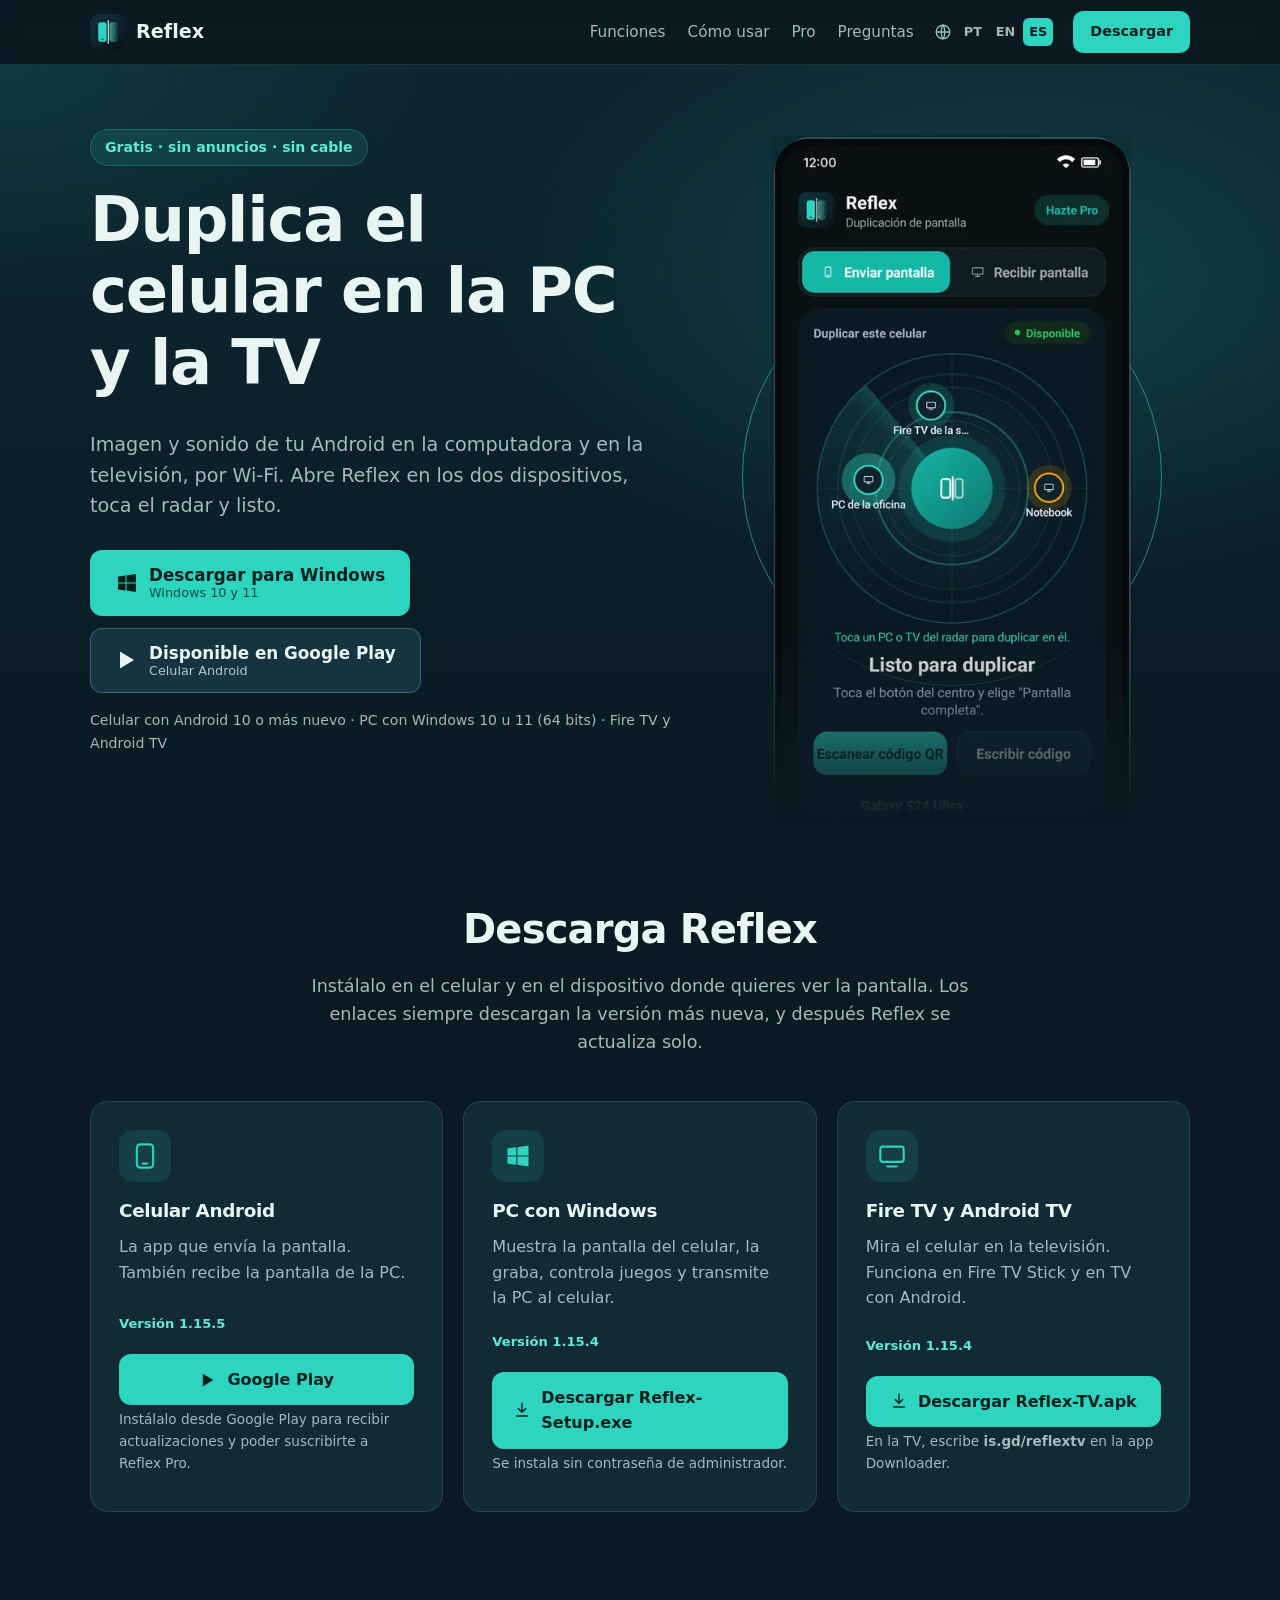
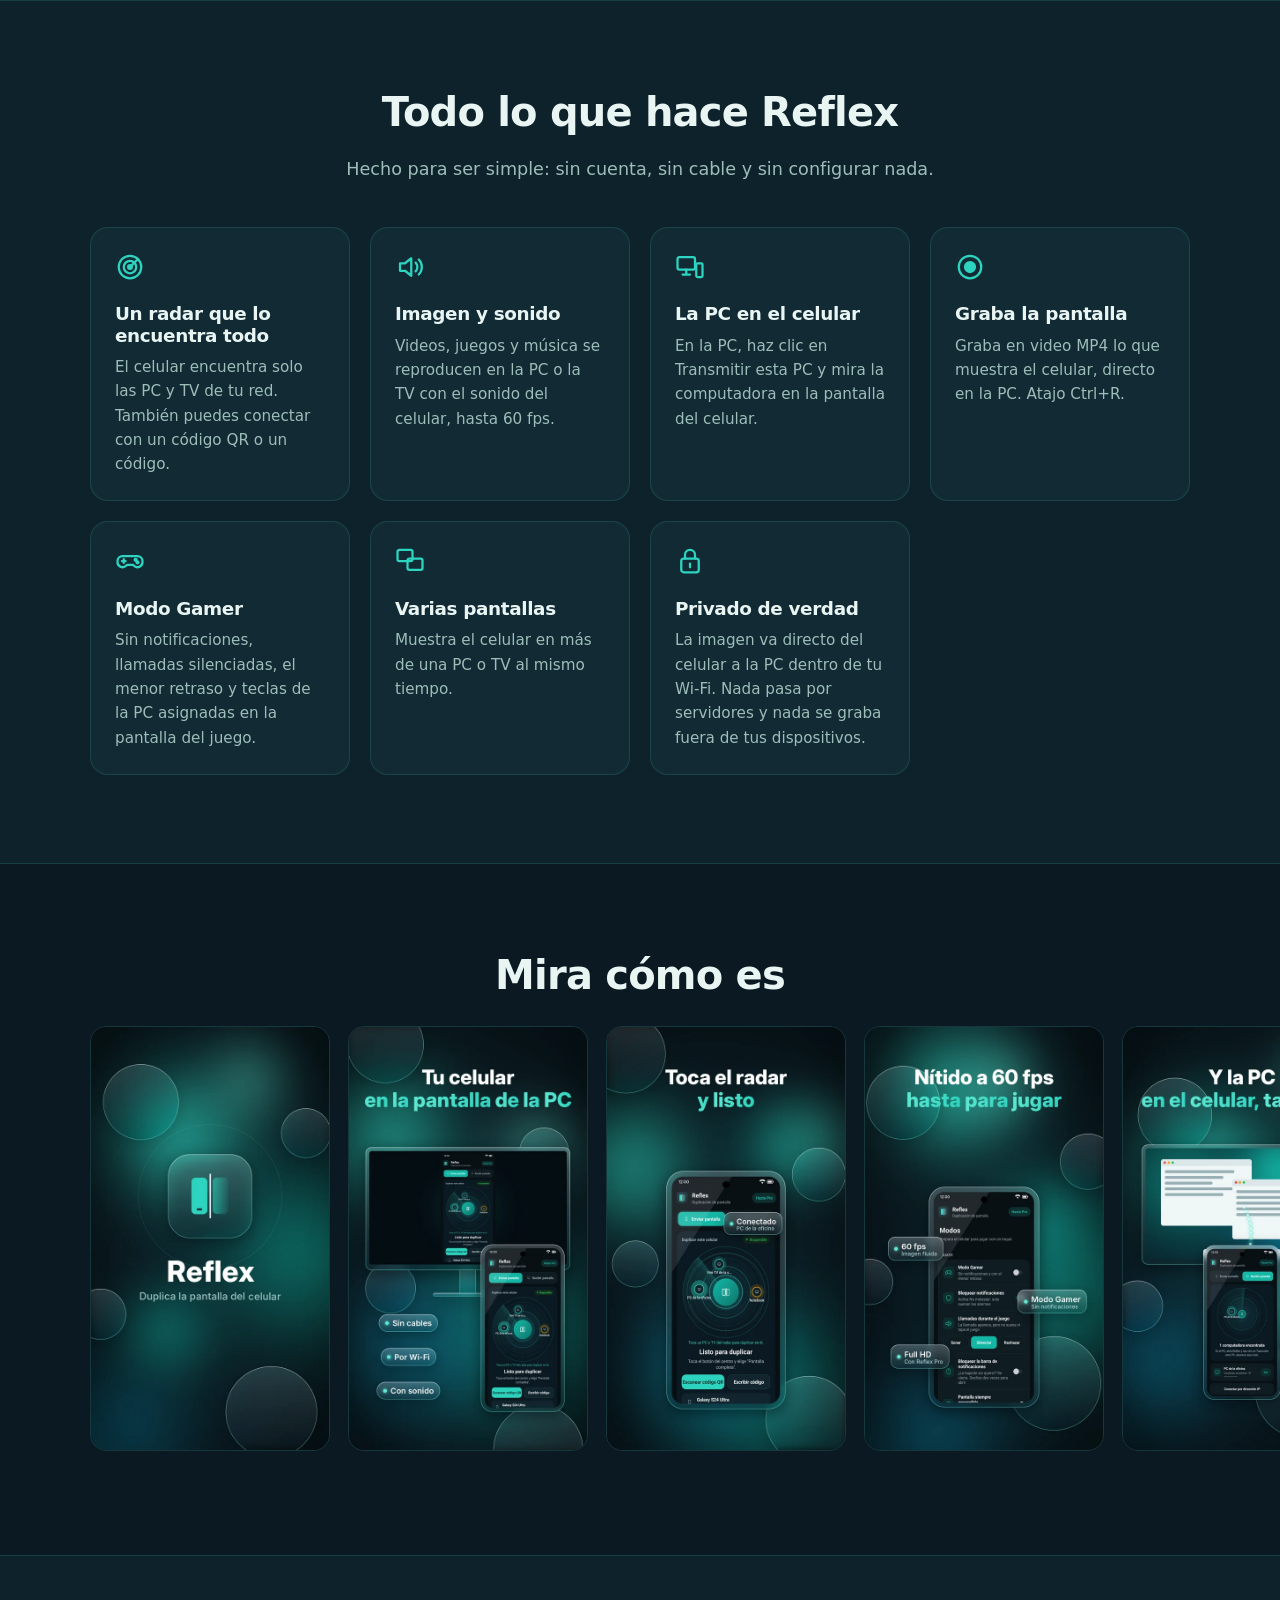
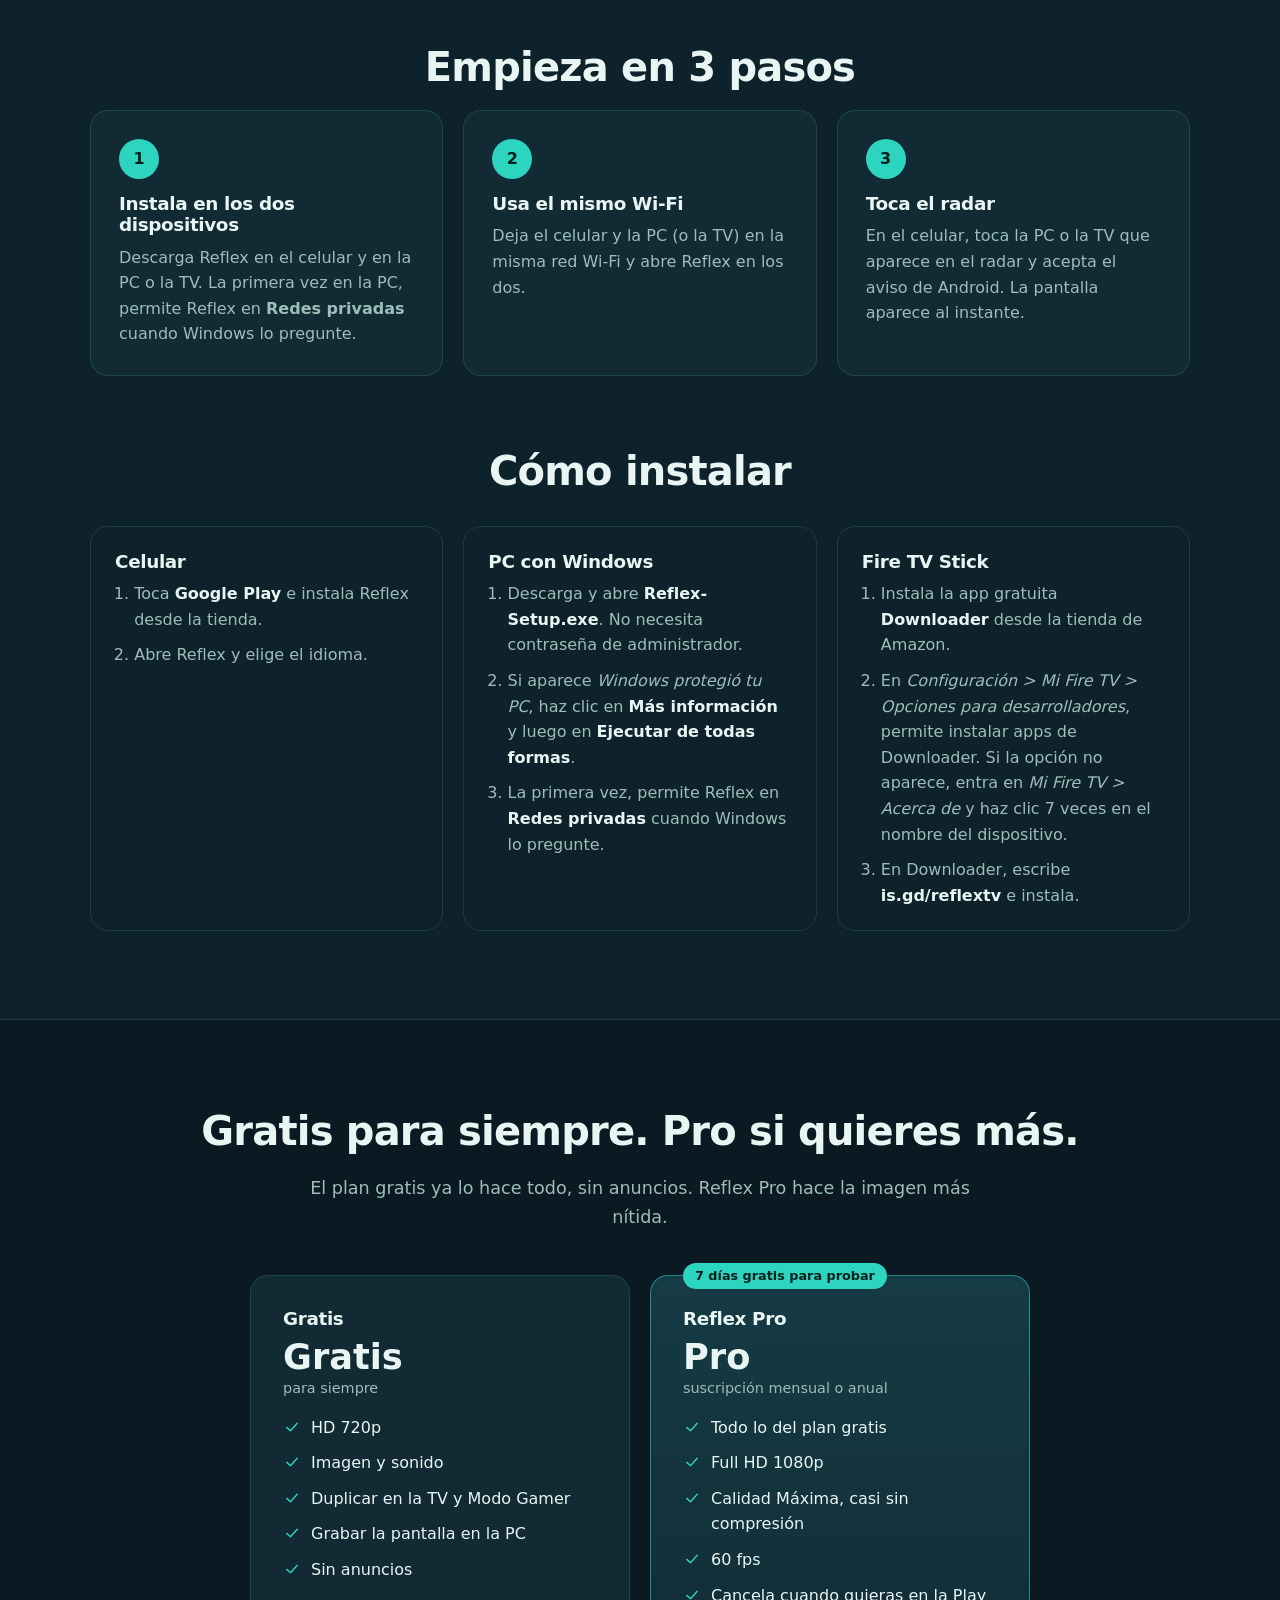
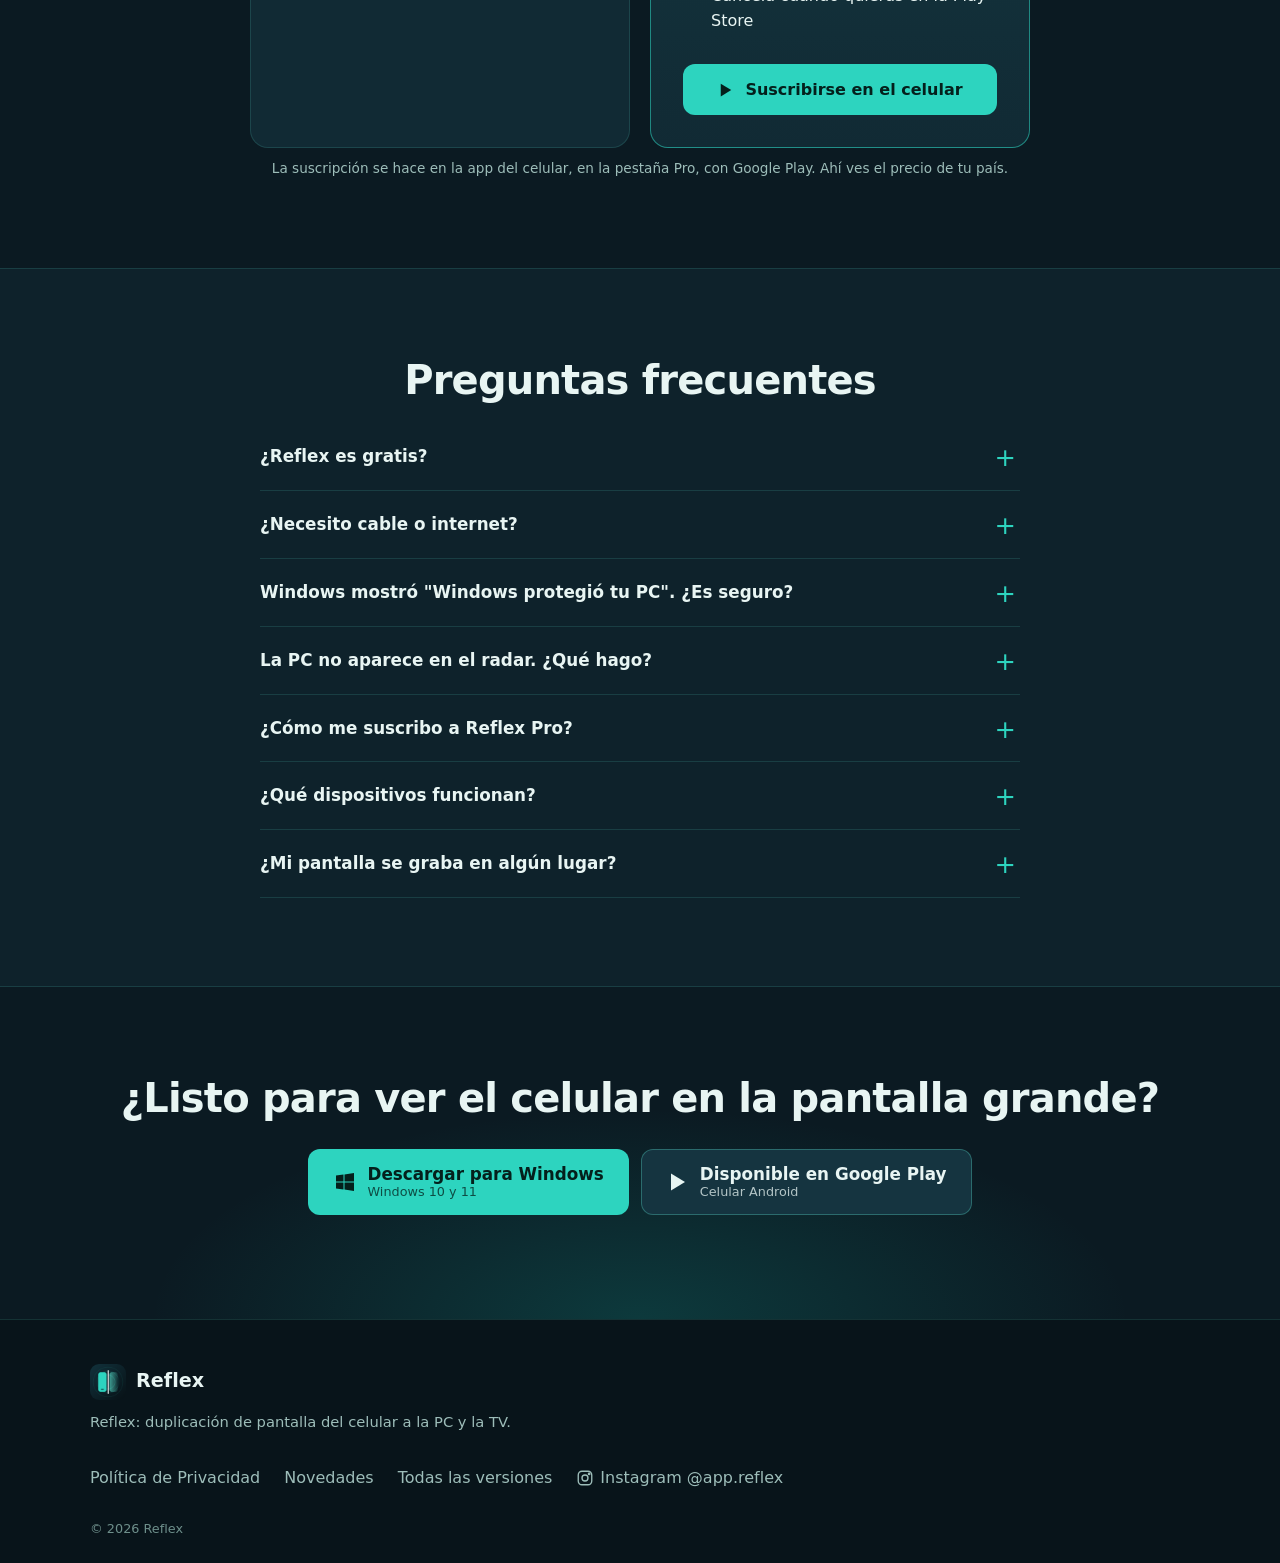
<file: docs/es/index.html>
<!doctype html>
<html lang="es">
<head>
<meta charset="utf-8">
<meta name="viewport" content="width=device-width, initial-scale=1">
<title>Reflex: duplica la pantalla del celular en la PC y la TV</title>
<meta name="description" content="Duplica la pantalla de tu celular Android en tu PC con Windows y en la TV por Wi-Fi, con imagen y sonido, sin cable. Gratis.">
<meta name="theme-color" content="#0B1A22">
<link rel="canonical" href="https://cebratelli-bot.github.io/reflex-download/es/">
<link rel="alternate" hreflang="pt-BR" href="https://cebratelli-bot.github.io/reflex-download/"><link rel="alternate" hreflang="en" href="https://cebratelli-bot.github.io/reflex-download/en/"><link rel="alternate" hreflang="es" href="https://cebratelli-bot.github.io/reflex-download/es/"><link rel="alternate" hreflang="x-default" href="https://cebratelli-bot.github.io/reflex-download/">
<meta property="og:type" content="website">
<meta property="og:title" content="Reflex: duplica la pantalla del celular en la PC y la TV">
<meta property="og:description" content="Duplica la pantalla de tu celular Android en tu PC con Windows y en la TV por Wi-Fi, con imagen y sonido, sin cable. Gratis.">
<meta property="og:url" content="https://cebratelli-bot.github.io/reflex-download/es/">
<meta property="og:image" content="https://cebratelli-bot.github.io/reflex-download/img/compartilhar-es.jpg">
<meta property="og:image:width" content="1024">
<meta property="og:image:height" content="500">
<meta name="twitter:card" content="summary_large_image">
<link rel="icon" href="../favicon.ico" sizes="any">
<link rel="icon" type="image/png" sizes="32x32" href="../img/favicon-32.png">
<link rel="apple-touch-icon" href="../img/apple-touch-icon.png">
<link rel="manifest" href="../site.webmanifest">
<link rel="stylesheet" href="../estilo.css">
<script type="application/ld+json">{"@context": "https://schema.org", "@type": "SoftwareApplication", "name": "Reflex", "operatingSystem": "Android, Windows 10, Windows 11, Fire OS, Android TV", "applicationCategory": "UtilitiesApplication", "description": "Duplica la pantalla de tu celular Android en tu PC con Windows y en la TV por Wi-Fi, con imagen y sonido, sin cable. Gratis.", "offers": {"@type": "Offer", "price": "0", "priceCurrency": "BRL"}, "downloadUrl": "https://github.com/cebratelli-bot/reflex-download/releases/latest/download/Reflex-Setup.exe", "image": "https://cebratelli-bot.github.io/reflex-download/img/icone-512.png"}</script>
</head>
<body>
<header class="topo">
  <div class="largura topo-in">
    <a class="marca" href="./"><img src="../img/icone-192.png" alt="" width="36" height="36" class="logo"><span>Reflex</span></a>
    <nav class="menu" aria-label="Menu">
      <a href="#recursos">Funciones</a>
      <a href="#como-usar">Cómo usar</a>
      <a href="#pro">Pro</a>
      <a href="#duvidas">Preguntas</a>
    </nav>
    <div class="idiomas" role="group" aria-label="Idioma"><svg class="ic pequeno" viewBox="0 0 24 24" fill="none" stroke="currentColor" stroke-width="1.8" stroke-linecap="round" stroke-linejoin="round" aria-hidden="true"><circle cx="12" cy="12" r="9"/><path d="M3 12h18M12 3c3 3.2 3 14.8 0 18M12 3c-3 3.2-3 14.8 0 18"/></svg><a href="../" data-idioma="pt">PT</a><a href="../en/" data-idioma="en">EN</a><a href="../es/" data-idioma="es" aria-current="true">ES</a></div>
    <a class="botao botao-pequeno" href="#baixar">Descargar</a>
  </div>
</header>
<main>
<section class="hero">
  <div class="largura hero-in">
    <div class="hero-txt">
      <p class="selo">Gratis · sin anuncios · sin cable</p>
      <h1>Duplica el celular en la PC y la TV</h1>
      <p class="lead">Imagen y sonido de tu Android en la computadora y en la televisión, por Wi-Fi. Abre Reflex en los dos dispositivos, toca el radar y listo.</p>
      <div class="botoes" id="botoes-hero">
        <a class="botao botao-grande" data-so="windows" href="https://github.com/cebratelli-bot/reflex-download/releases/latest/download/Reflex-Setup.exe"><svg class="ic" viewBox="0 0 24 24" fill="none" stroke="currentColor" stroke-width="1.8" stroke-linecap="round" stroke-linejoin="round" aria-hidden="true"><path d="M3 5.5 10.5 4.5v7H3zM11.5 4.4 21 3v8.5h-9.5zM3 12.5h7.5v7L3 18.5zM11.5 12.5H21V21l-9.5-1.4z" fill="currentColor" stroke="none"/></svg><span>Descargar para Windows<small>Windows 10 y 11</small></span></a>
        <a class="botao botao-grande botao-2" data-so="android" href="https://play.google.com/store/apps/details?id=com.reflexapp.espelhar&hl=es"><svg class="ic" viewBox="0 0 24 24" fill="none" stroke="currentColor" stroke-width="1.8" stroke-linecap="round" stroke-linejoin="round" aria-hidden="true"><path d="M5 3.5v17l14-8.5z" fill="currentColor" stroke="none"/></svg><span>Disponible en Google Play<small>Celular Android</small></span></a>
      </div>
      <p class="nota">Celular con Android 10 o más nuevo · PC con Windows 10 u 11 (64 bits) · Fire TV y Android TV</p>
    </div>
    <div class="hero-img">
      <div class="aneis" aria-hidden="true"><i></i><i></i><i></i></div>
      <img src="../img/es-celular.webp" alt="Pantalla de inicio de Reflex en el celular, con el radar mostrando las PC y TV de la red" width="444" height="843" fetchpriority="high">
    </div>
  </div>
</section>

<section id="baixar" class="secao">
  <div class="largura">
    <h2>Descarga Reflex</h2>
    <p class="sub">Instálalo en el celular y en el dispositivo donde quieres ver la pantalla. Los enlaces siempre descargan la versión más nueva, y después Reflex se actualiza solo.</p>
    <div class="cartoes">
      <article class="cartao" data-so="android">
        <div class="cartao-ic"><svg class="ic" viewBox="0 0 24 24" fill="none" stroke="currentColor" stroke-width="1.8" stroke-linecap="round" stroke-linejoin="round" aria-hidden="true"><rect x="5" y="2" width="14" height="20" rx="3"/><path d="M10 18.5h4"/></svg></div>
        <h3>Celular Android</h3>
        <p>La app que envía la pantalla. También recibe la pantalla de la PC.</p>
        <p class="versao" data-versao="android">Versión 1.15.5</p>
        <a class="botao" href="https://play.google.com/store/apps/details?id=com.reflexapp.espelhar&hl=es"><svg class="ic pequeno" viewBox="0 0 24 24" fill="none" stroke="currentColor" stroke-width="1.8" stroke-linecap="round" stroke-linejoin="round" aria-hidden="true"><path d="M5 3.5v17l14-8.5z" fill="currentColor" stroke="none"/></svg> Google Play</a>
        <p class="mini">Instálalo desde Google Play para recibir actualizaciones y poder suscribirte a Reflex Pro.</p>
      </article>
      <article class="cartao" data-so="windows">
        <div class="cartao-ic"><svg class="ic" viewBox="0 0 24 24" fill="none" stroke="currentColor" stroke-width="1.8" stroke-linecap="round" stroke-linejoin="round" aria-hidden="true"><path d="M3 5.5 10.5 4.5v7H3zM11.5 4.4 21 3v8.5h-9.5zM3 12.5h7.5v7L3 18.5zM11.5 12.5H21V21l-9.5-1.4z" fill="currentColor" stroke="none"/></svg></div>
        <h3>PC con Windows</h3>
        <p>Muestra la pantalla del celular, la graba, controla juegos y transmite la PC al celular.</p>
        <p class="versao" data-versao="windows">Versión 1.15.4</p>
        <a class="botao" href="https://github.com/cebratelli-bot/reflex-download/releases/latest/download/Reflex-Setup.exe"><svg class="ic pequeno" viewBox="0 0 24 24" fill="none" stroke="currentColor" stroke-width="1.8" stroke-linecap="round" stroke-linejoin="round" aria-hidden="true"><path d="M12 3v12M7 10l5 5 5-5M5 20h14"/></svg> Descargar Reflex-Setup.exe</a>
        <p class="mini">Se instala sin contraseña de administrador.</p>
      </article>
      <article class="cartao">
        <div class="cartao-ic"><svg class="ic" viewBox="0 0 24 24" fill="none" stroke="currentColor" stroke-width="1.8" stroke-linecap="round" stroke-linejoin="round" aria-hidden="true"><rect x="2" y="4" width="20" height="13" rx="2"/><path d="M8 21h8"/></svg></div>
        <h3>Fire TV y Android TV</h3>
        <p>Mira el celular en la televisión. Funciona en Fire TV Stick y en TV con Android.</p>
        <p class="versao" data-versao="tv">Versión 1.15.4</p>
        <a class="botao" href="https://github.com/cebratelli-bot/reflex-download/releases/latest/download/Reflex-TV.apk"><svg class="ic pequeno" viewBox="0 0 24 24" fill="none" stroke="currentColor" stroke-width="1.8" stroke-linecap="round" stroke-linejoin="round" aria-hidden="true"><path d="M12 3v12M7 10l5 5 5-5M5 20h14"/></svg> Descargar Reflex-TV.apk</a>
        <p class="mini">En la TV, escribe <b>is.gd/reflextv</b> en la app Downloader.</p>
      </article>
    </div>
  </div>
</section>

<section id="recursos" class="secao secao-alt">
  <div class="largura">
    <h2>Todo lo que hace Reflex</h2>
    <p class="sub">Hecho para ser simple: sin cuenta, sin cable y sin configurar nada.</p>
    <ul class="recursos"><li class="recurso"><svg class="ic" viewBox="0 0 24 24" fill="none" stroke="currentColor" stroke-width="1.8" stroke-linecap="round" stroke-linejoin="round" aria-hidden="true"><circle cx="12" cy="12" r="9"/><circle cx="12" cy="12" r="5"/><circle cx="12" cy="12" r="1.5" fill="currentColor"/><path d="M12 12 18.4 5.6"/></svg><h3>Un radar que lo encuentra todo</h3><p>El celular encuentra solo las PC y TV de tu red. También puedes conectar con un código QR o un código.</p></li><li class="recurso"><svg class="ic" viewBox="0 0 24 24" fill="none" stroke="currentColor" stroke-width="1.8" stroke-linecap="round" stroke-linejoin="round" aria-hidden="true"><path d="M4 9v6h4l5 4V5L8 9H4z"/><path d="M16.5 8.5a5 5 0 0 1 0 7M19 6a8.5 8.5 0 0 1 0 12"/></svg><h3>Imagen y sonido</h3><p>Videos, juegos y música se reproducen en la PC o la TV con el sonido del celular, hasta 60 fps.</p></li><li class="recurso"><svg class="ic" viewBox="0 0 24 24" fill="none" stroke="currentColor" stroke-width="1.8" stroke-linecap="round" stroke-linejoin="round" aria-hidden="true"><rect x="2" y="4" width="14" height="10" rx="1.5"/><path d="M6 18h6M9 14v4"/><rect x="17" y="9" width="5" height="11" rx="1"/></svg><h3>La PC en el celular</h3><p>En la PC, haz clic en Transmitir esta PC y mira la computadora en la pantalla del celular.</p></li><li class="recurso"><svg class="ic" viewBox="0 0 24 24" fill="none" stroke="currentColor" stroke-width="1.8" stroke-linecap="round" stroke-linejoin="round" aria-hidden="true"><circle cx="12" cy="12" r="9"/><circle cx="12" cy="12" r="4" fill="currentColor"/></svg><h3>Graba la pantalla</h3><p>Graba en video MP4 lo que muestra el celular, directo en la PC. Atajo Ctrl+R.</p></li><li class="recurso"><svg class="ic" viewBox="0 0 24 24" fill="none" stroke="currentColor" stroke-width="1.8" stroke-linecap="round" stroke-linejoin="round" aria-hidden="true"><path d="M6 8h12a4 4 0 0 1 4 4v1a4 4 0 0 1-7 2.6L14 15h-4l-1 .6A4 4 0 0 1 2 13v-1a4 4 0 0 1 4-4z"/><path d="M7 10.5v3M5.5 12h3"/><circle cx="16.5" cy="11" r=".8" fill="currentColor"/><circle cx="18" cy="13" r=".8" fill="currentColor"/></svg><h3>Modo Gamer</h3><p>Sin notificaciones, llamadas silenciadas, el menor retraso y teclas de la PC asignadas en la pantalla del juego.</p></li><li class="recurso"><svg class="ic" viewBox="0 0 24 24" fill="none" stroke="currentColor" stroke-width="1.8" stroke-linecap="round" stroke-linejoin="round" aria-hidden="true"><rect x="2" y="3" width="12" height="9" rx="1.5"/><rect x="10" y="10" width="12" height="9" rx="1.5"/></svg><h3>Varias pantallas</h3><p>Muestra el celular en más de una PC o TV al mismo tiempo.</p></li><li class="recurso"><svg class="ic" viewBox="0 0 24 24" fill="none" stroke="currentColor" stroke-width="1.8" stroke-linecap="round" stroke-linejoin="round" aria-hidden="true"><rect x="5" y="10" width="14" height="11" rx="2"/><path d="M8 10V7a4 4 0 0 1 8 0v3"/><path d="M12 14v3"/></svg><h3>Privado de verdad</h3><p>La imagen va directo del celular a la PC dentro de tu Wi-Fi. Nada pasa por servidores y nada se graba fuera de tus dispositivos.</p></li></ul>
  </div>
</section>

<section class="secao" aria-label="Mira cómo es">
  <div class="largura">
    <h2>Mira cómo es</h2>
  </div>
  <ul class="galeria" tabindex="0"><li><img src="../img/es-tela-1.webp" alt="Reflex: duplica la pantalla del celular" width="540" height="960" loading="lazy"></li><li><img src="../img/es-tela-2.webp" alt="Tu celular en la pantalla de la PC" width="540" height="960" loading="lazy"></li><li><img src="../img/es-tela-3.webp" alt="Toca el radar y listo" width="540" height="960" loading="lazy"></li><li><img src="../img/es-tela-4.webp" alt="Nítido a 60 fps, hasta para jugar" width="540" height="960" loading="lazy"></li><li><img src="../img/es-tela-5.webp" alt="Y la PC en el celular, también" width="540" height="960" loading="lazy"></li><li><img src="../img/es-tela-6.webp" alt="Descárgalo gratis en Google Play" width="540" height="960" loading="lazy"></li></ul>
</section>

<section id="como-usar" class="secao secao-alt">
  <div class="largura">
    <h2>Empieza en 3 pasos</h2>
    <ol class="passos"><li><span class="num">1</span><h3>Instala en los dos dispositivos</h3><p>Descarga Reflex en el celular y en la PC o la TV. La primera vez en la PC, permite Reflex en <b>Redes privadas</b> cuando Windows lo pregunte.</p></li><li><span class="num">2</span><h3>Usa el mismo Wi-Fi</h3><p>Deja el celular y la PC (o la TV) en la misma red Wi-Fi y abre Reflex en los dos.</p></li><li><span class="num">3</span><h3>Toca el radar</h3><p>En el celular, toca la PC o la TV que aparece en el radar y acepta el aviso de Android. La pantalla aparece al instante.</p></li></ol>
    <h2 class="h2-meio">Cómo instalar</h2>
    <div class="insts"><div class="inst"><h3>Celular</h3><ol><li>Toca <b>Google Play</b> e instala Reflex desde la tienda.</li><li>Abre Reflex y elige el idioma.</li></ol></div><div class="inst"><h3>PC con Windows</h3><ol><li>Descarga y abre <b>Reflex-Setup.exe</b>. No necesita contraseña de administrador.</li><li>Si aparece <i>Windows protegió tu PC</i>, haz clic en <b>Más información</b> y luego en <b>Ejecutar de todas formas</b>.</li><li>La primera vez, permite Reflex en <b>Redes privadas</b> cuando Windows lo pregunte.</li></ol></div><div class="inst"><h3>Fire TV Stick</h3><ol><li>Instala la app gratuita <b>Downloader</b> desde la tienda de Amazon.</li><li>En <i>Configuración &gt; Mi Fire TV &gt; Opciones para desarrolladores</i>, permite instalar apps de Downloader. Si la opción no aparece, entra en <i>Mi Fire TV &gt; Acerca de</i> y haz clic 7 veces en el nombre del dispositivo.</li><li>En Downloader, escribe <b>is.gd/reflextv</b> e instala.</li></ol></div></div>
  </div>
</section>

<section id="pro" class="secao">
  <div class="largura">
    <h2>Gratis para siempre. Pro si quieres más.</h2>
    <p class="sub">El plan gratis ya lo hace todo, sin anuncios. Reflex Pro hace la imagen más nítida.</p>
    <div class="planos">
      <article class="plano">
        <h3>Gratis</h3>
        <p class="preco">Gratis <span>para siempre</span></p>
        <ul><li><svg class="ic pequeno" viewBox="0 0 24 24" fill="none" stroke="currentColor" stroke-width="1.8" stroke-linecap="round" stroke-linejoin="round" aria-hidden="true"><path d="M5 12.5 10 17 19 7"/></svg>HD 720p</li><li><svg class="ic pequeno" viewBox="0 0 24 24" fill="none" stroke="currentColor" stroke-width="1.8" stroke-linecap="round" stroke-linejoin="round" aria-hidden="true"><path d="M5 12.5 10 17 19 7"/></svg>Imagen y sonido</li><li><svg class="ic pequeno" viewBox="0 0 24 24" fill="none" stroke="currentColor" stroke-width="1.8" stroke-linecap="round" stroke-linejoin="round" aria-hidden="true"><path d="M5 12.5 10 17 19 7"/></svg>Duplicar en la TV y Modo Gamer</li><li><svg class="ic pequeno" viewBox="0 0 24 24" fill="none" stroke="currentColor" stroke-width="1.8" stroke-linecap="round" stroke-linejoin="round" aria-hidden="true"><path d="M5 12.5 10 17 19 7"/></svg>Grabar la pantalla en la PC</li><li><svg class="ic pequeno" viewBox="0 0 24 24" fill="none" stroke="currentColor" stroke-width="1.8" stroke-linecap="round" stroke-linejoin="round" aria-hidden="true"><path d="M5 12.5 10 17 19 7"/></svg>Sin anuncios</li></ul>
      </article>
      <article class="plano plano-pro">
        <p class="fita">7 días gratis para probar</p>
        <h3>Reflex Pro</h3>
        <p class="preco">Pro <span>suscripción mensual o anual</span></p>
        <ul><li><svg class="ic pequeno" viewBox="0 0 24 24" fill="none" stroke="currentColor" stroke-width="1.8" stroke-linecap="round" stroke-linejoin="round" aria-hidden="true"><path d="M5 12.5 10 17 19 7"/></svg>Todo lo del plan gratis</li><li><svg class="ic pequeno" viewBox="0 0 24 24" fill="none" stroke="currentColor" stroke-width="1.8" stroke-linecap="round" stroke-linejoin="round" aria-hidden="true"><path d="M5 12.5 10 17 19 7"/></svg>Full HD 1080p</li><li><svg class="ic pequeno" viewBox="0 0 24 24" fill="none" stroke="currentColor" stroke-width="1.8" stroke-linecap="round" stroke-linejoin="round" aria-hidden="true"><path d="M5 12.5 10 17 19 7"/></svg>Calidad Máxima, casi sin compresión</li><li><svg class="ic pequeno" viewBox="0 0 24 24" fill="none" stroke="currentColor" stroke-width="1.8" stroke-linecap="round" stroke-linejoin="round" aria-hidden="true"><path d="M5 12.5 10 17 19 7"/></svg>60 fps</li><li><svg class="ic pequeno" viewBox="0 0 24 24" fill="none" stroke="currentColor" stroke-width="1.8" stroke-linecap="round" stroke-linejoin="round" aria-hidden="true"><path d="M5 12.5 10 17 19 7"/></svg>Cancela cuando quieras en la Play Store</li></ul>
        <a class="botao" href="https://play.google.com/store/apps/details?id=com.reflexapp.espelhar&hl=es"><svg class="ic pequeno" viewBox="0 0 24 24" fill="none" stroke="currentColor" stroke-width="1.8" stroke-linecap="round" stroke-linejoin="round" aria-hidden="true"><path d="M5 3.5v17l14-8.5z" fill="currentColor" stroke="none"/></svg> Suscribirse en el celular</a>
      </article>
    </div>
    <p class="mini centro">La suscripción se hace en la app del celular, en la pestaña Pro, con Google Play. Ahí ves el precio de tu país.</p>
  </div>
</section>

<section id="duvidas" class="secao secao-alt">
  <div class="largura estreito">
    <h2>Preguntas frecuentes</h2>
    <div class="duvidas"><details><summary>¿Reflex es gratis?</summary><p>Sí. El plan gratis duplica en HD 720p, con sonido, sin anuncios y sin límite de tiempo. Reflex Pro es opcional y desbloquea Full HD y la calidad Máxima, con 7 días gratis para probar.</p></details><details><summary>¿Necesito cable o internet?</summary><p>No necesitas cable. El celular y la PC (o la TV) solo deben estar en el mismo Wi-Fi. La imagen va directo de un dispositivo al otro, sin pasar por internet.</p></details><details><summary>Windows mostró "Windows protegió tu PC". ¿Es seguro?</summary><p>Sí. Ese aviso aparece con programas nuevos que todavía no tienen muchas descargas. Haz clic en <b>Más información</b> y luego en <b>Ejecutar de todas formas</b>.</p></details><details><summary>La PC no aparece en el radar. ¿Qué hago?</summary><p>Revisa que los dos estén en el mismo Wi-Fi (las redes de invitados suelen bloquearlo). En la PC, permite Reflex en Redes privadas en el Firewall de Windows. Si aún no aparece, usa <b>Escanear código QR</b> o <b>Escribir código</b> en el celular.</p></details><details><summary>¿Cómo me suscribo a Reflex Pro?</summary><p>Instala Reflex desde Google Play, abre la pestaña <b>Pro</b> en el celular y elige el plan mensual o anual. La suscripción queda en tu cuenta de Google, y la PC y la TV reciben la calidad Pro del celular conectado.</p></details><details><summary>¿Qué dispositivos funcionan?</summary><p>Celulares con Android 10 o más nuevo, PC con Windows 10 u 11 de 64 bits, Fire TV Stick y TV con Android TV.</p></details><details><summary>¿Mi pantalla se graba en algún lugar?</summary><p>No. Nada de tu pantalla se envía a internet, a nosotros ni a terceros. Mira la <a href="privacidade.html">Política de Privacidad</a>.</p></details></div>
  </div>
</section>

<section class="secao final">
  <div class="largura">
    <h2>¿Listo para ver el celular en la pantalla grande?</h2>
    <div class="botoes centro">
      <a class="botao botao-grande" href="https://github.com/cebratelli-bot/reflex-download/releases/latest/download/Reflex-Setup.exe"><svg class="ic" viewBox="0 0 24 24" fill="none" stroke="currentColor" stroke-width="1.8" stroke-linecap="round" stroke-linejoin="round" aria-hidden="true"><path d="M3 5.5 10.5 4.5v7H3zM11.5 4.4 21 3v8.5h-9.5zM3 12.5h7.5v7L3 18.5zM11.5 12.5H21V21l-9.5-1.4z" fill="currentColor" stroke="none"/></svg><span>Descargar para Windows<small>Windows 10 y 11</small></span></a>
      <a class="botao botao-grande botao-2" href="https://play.google.com/store/apps/details?id=com.reflexapp.espelhar&hl=es"><svg class="ic" viewBox="0 0 24 24" fill="none" stroke="currentColor" stroke-width="1.8" stroke-linecap="round" stroke-linejoin="round" aria-hidden="true"><path d="M5 3.5v17l14-8.5z" fill="currentColor" stroke="none"/></svg><span>Disponible en Google Play<small>Celular Android</small></span></a>
    </div>
  </div>
</section>
</main>
<footer class="rodape">
  <div class="largura rodape-in">
    <div>
      <a class="marca" href="./"><img src="../img/icone-192.png" alt="" width="36" height="36" class="logo"><span>Reflex</span></a>
      <p>Reflex: duplicación de pantalla del celular a la PC y la TV.</p>
    </div>
    <nav aria-label="Links">
      <a href="privacidade.html">Política de Privacidad</a>
      <a href="https://github.com/cebratelli-bot/reflex-download/blob/main/NOVIDADES.md">Novedades</a>
      <a href="https://github.com/cebratelli-bot/reflex-download/releases">Todas las versiones</a>
      <a href="https://www.instagram.com/app.reflex/" rel="me"><svg class="ic pequeno" viewBox="0 0 24 24" fill="none" stroke="currentColor" stroke-width="1.8" stroke-linecap="round" stroke-linejoin="round" aria-hidden="true"><rect x="3" y="3" width="18" height="18" rx="5"/><circle cx="12" cy="12" r="4"/><circle cx="17.5" cy="6.5" r="1" fill="currentColor"/></svg> Instagram @app.reflex</a>
    </nav>
  </div>
  <p class="largura copyright">© 2026 Reflex</p>
</footer>
<script src="../site.js" defer></script>
</body>
</html>
</file>
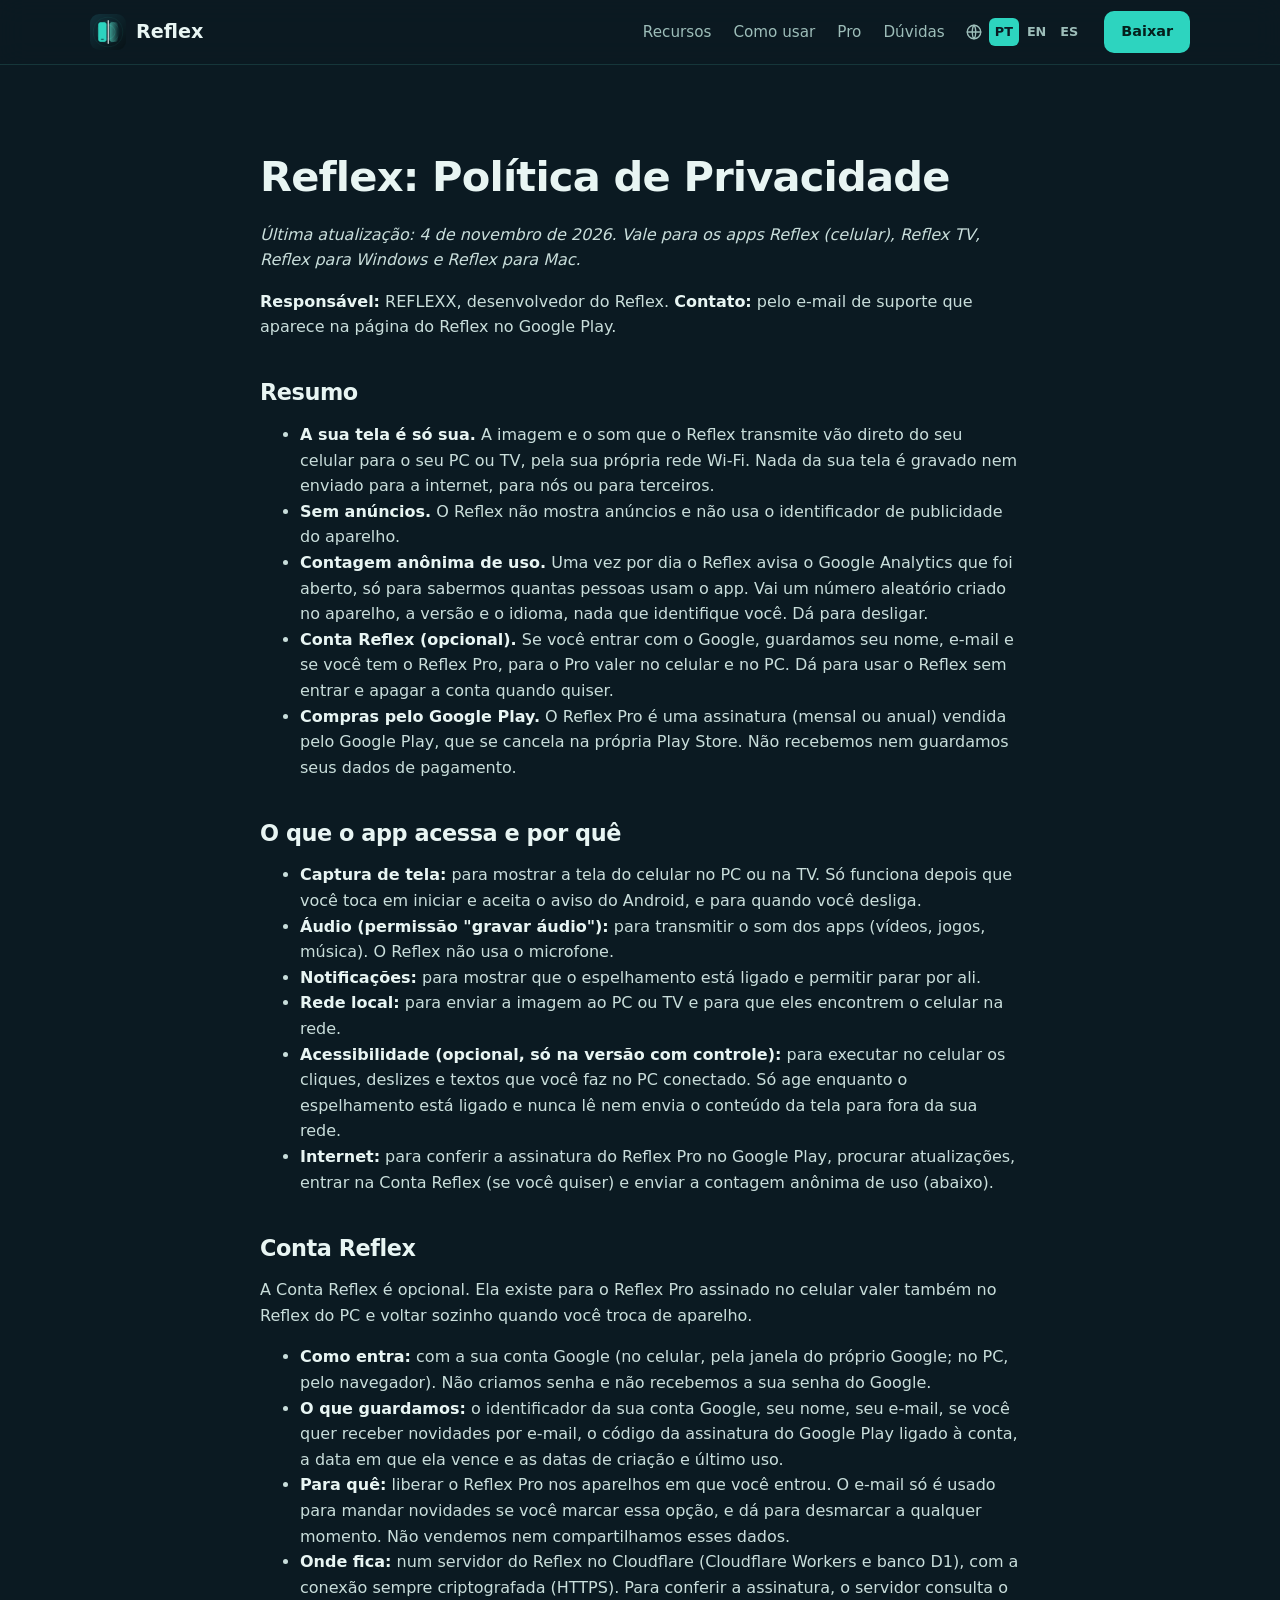
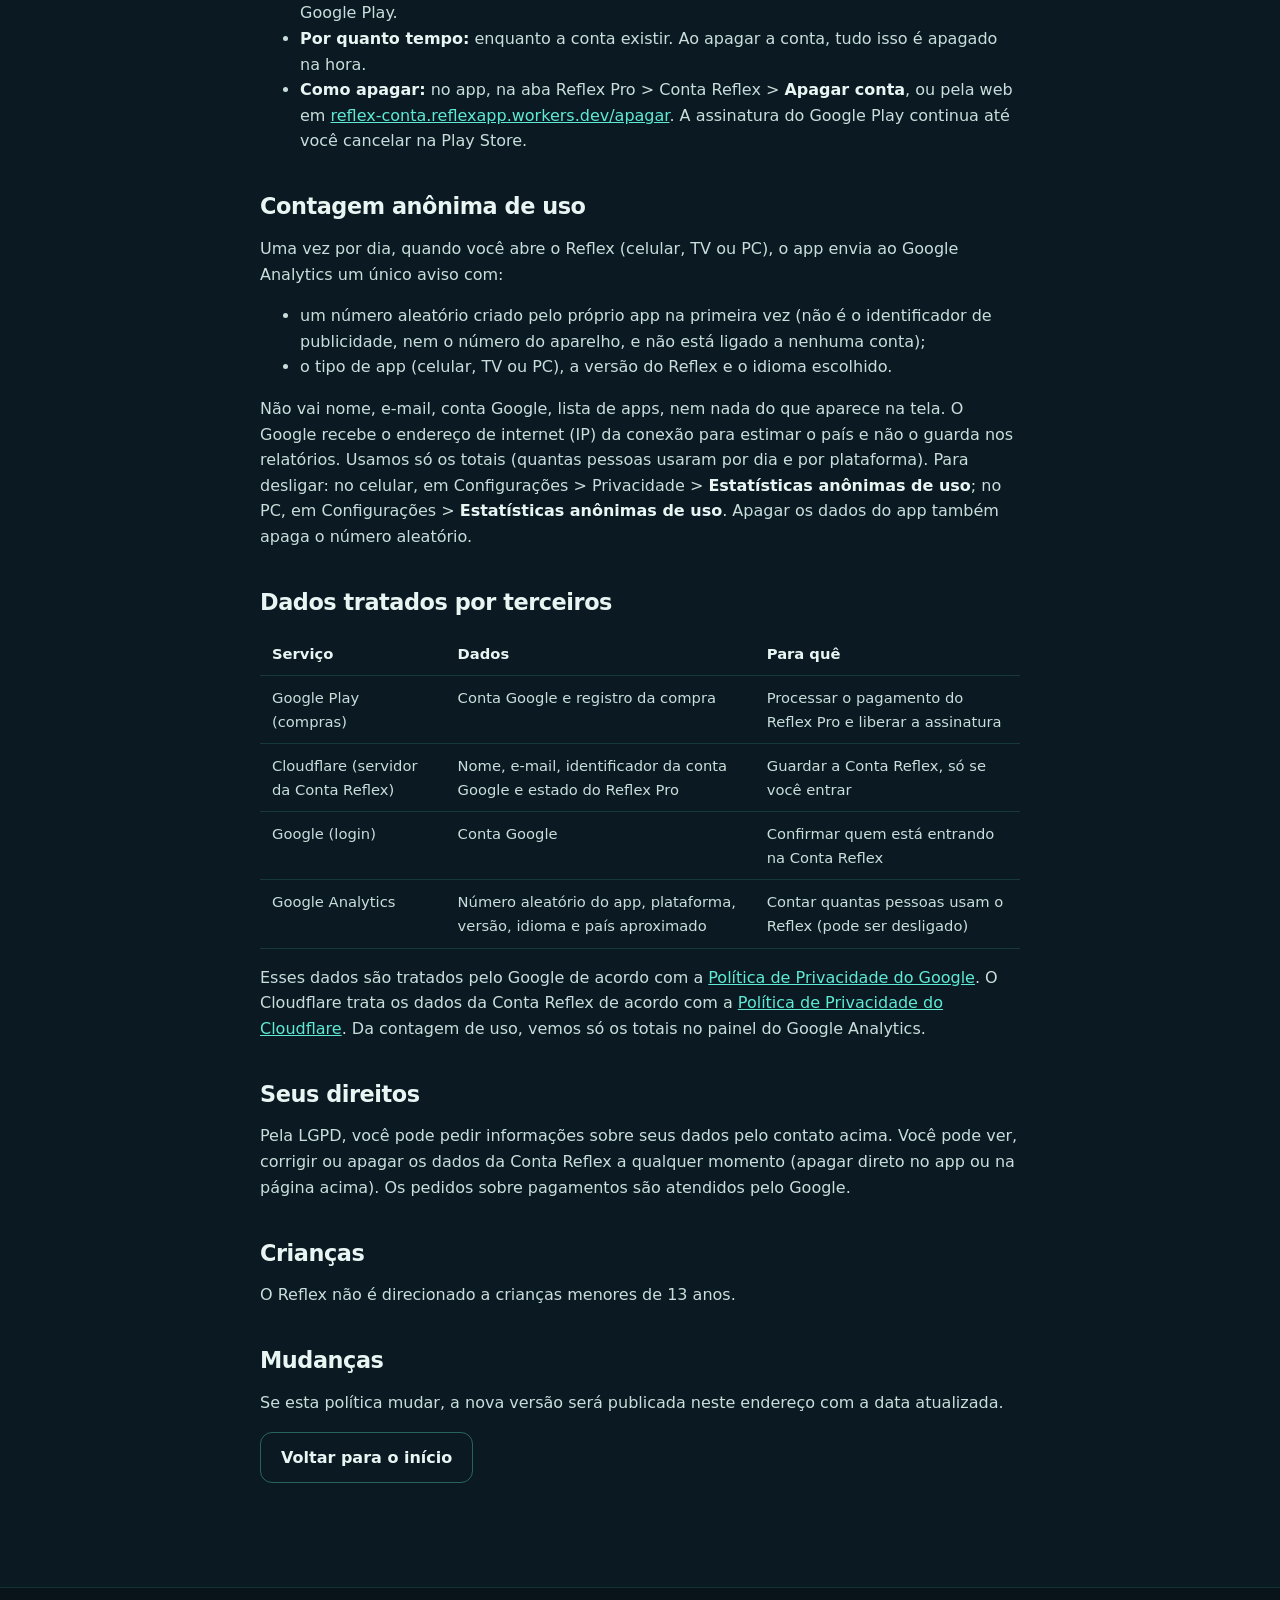
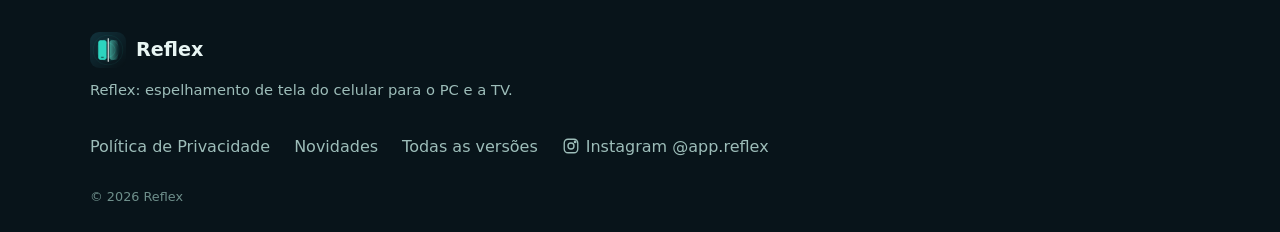
<file: docs/privacidade.html>
<!doctype html>
<html lang="pt-BR">
<head>
<meta charset="utf-8">
<meta name="viewport" content="width=device-width, initial-scale=1">
<title>Política de Privacidade do Reflex</title>
<meta name="description" content="Política de Privacidade do Reflex">
<meta name="theme-color" content="#0B1A22">
<link rel="canonical" href="https://cebratelli-bot.github.io/reflex-download/privacidade.html">
<link rel="alternate" hreflang="pt-BR" href="https://cebratelli-bot.github.io/reflex-download/privacidade.html"><link rel="alternate" hreflang="en" href="https://cebratelli-bot.github.io/reflex-download/en/privacidade.html"><link rel="alternate" hreflang="es" href="https://cebratelli-bot.github.io/reflex-download/es/privacidade.html"><link rel="alternate" hreflang="x-default" href="https://cebratelli-bot.github.io/reflex-download/privacidade.html">
<meta property="og:type" content="website">
<meta property="og:title" content="Política de Privacidade do Reflex">
<meta property="og:description" content="Política de Privacidade do Reflex">
<meta property="og:url" content="https://cebratelli-bot.github.io/reflex-download/privacidade.html">
<meta property="og:image" content="https://cebratelli-bot.github.io/reflex-download/img/compartilhar-pt.jpg">
<meta property="og:image:width" content="1024">
<meta property="og:image:height" content="500">
<meta name="twitter:card" content="summary_large_image">
<link rel="icon" href="favicon.ico" sizes="any">
<link rel="icon" type="image/png" sizes="32x32" href="img/favicon-32.png">
<link rel="apple-touch-icon" href="img/apple-touch-icon.png">
<link rel="manifest" href="site.webmanifest">
<link rel="stylesheet" href="estilo.css">
</head>
<body>
<header class="topo">
  <div class="largura topo-in">
    <a class="marca" href="./"><img src="img/icone-192.png" alt="" width="36" height="36" class="logo"><span>Reflex</span></a>
    <nav class="menu" aria-label="Menu">
      <a href="./#recursos">Recursos</a>
      <a href="./#como-usar">Como usar</a>
      <a href="./#pro">Pro</a>
      <a href="./#duvidas">Dúvidas</a>
    </nav>
    <div class="idiomas" role="group" aria-label="Idioma"><svg class="ic pequeno" viewBox="0 0 24 24" fill="none" stroke="currentColor" stroke-width="1.8" stroke-linecap="round" stroke-linejoin="round" aria-hidden="true"><circle cx="12" cy="12" r="9"/><path d="M3 12h18M12 3c3 3.2 3 14.8 0 18M12 3c-3 3.2-3 14.8 0 18"/></svg><a href="privacidade.html" data-idioma="pt" aria-current="true">PT</a><a href="en/privacidade.html" data-idioma="en">EN</a><a href="es/privacidade.html" data-idioma="es">ES</a></div>
    <a class="botao botao-pequeno" href="./#baixar">Baixar</a>
  </div>
</header>
<main class="secao"><article class="largura estreito texto"><h1>Reflex: Política de Privacidade</h1>
<p><i>Última atualização: 4 de novembro de 2026. Vale para os apps Reflex (celular), Reflex TV, Reflex para Windows e Reflex para Mac.</i></p>
<p><b>Responsável:</b> REFLEXX, desenvolvedor do Reflex. <b>Contato:</b> pelo e-mail de suporte que aparece na página do Reflex no Google Play.</p>
<h2>Resumo</h2>
<ul>
<li><b>A sua tela é só sua.</b> A imagem e o som que o Reflex transmite vão direto do seu celular para o seu PC ou TV, pela sua própria rede Wi-Fi. Nada da sua tela é gravado nem enviado para a internet, para nós ou para terceiros.</li>
<li><b>Sem anúncios.</b> O Reflex não mostra anúncios e não usa o identificador de publicidade do aparelho.</li>
<li><b>Contagem anônima de uso.</b> Uma vez por dia o Reflex avisa o Google Analytics que foi aberto, só para sabermos quantas pessoas usam o app. Vai um número aleatório criado no aparelho, a versão e o idioma, nada que identifique você. Dá para desligar.</li>
<li><b>Conta Reflex (opcional).</b> Se você entrar com o Google, guardamos seu nome, e-mail e se você tem o Reflex Pro, para o Pro valer no celular e no PC. Dá para usar o Reflex sem entrar e apagar a conta quando quiser.</li>
<li><b>Compras pelo Google Play.</b> O Reflex Pro é uma assinatura (mensal ou anual) vendida pelo Google Play, que se cancela na própria Play Store. Não recebemos nem guardamos seus dados de pagamento.</li>
</ul>
<h2>O que o app acessa e por quê</h2>
<ul>
<li><b>Captura de tela:</b> para mostrar a tela do celular no PC ou na TV. Só funciona depois que você toca em iniciar e aceita o aviso do Android, e para quando você desliga.</li>
<li><b>Áudio (permissão "gravar áudio"):</b> para transmitir o som dos apps (vídeos, jogos, música). O Reflex não usa o microfone.</li>
<li><b>Notificações:</b> para mostrar que o espelhamento está ligado e permitir parar por ali.</li>
<li><b>Rede local:</b> para enviar a imagem ao PC ou TV e para que eles encontrem o celular na rede.</li>
<li><b>Acessibilidade (opcional, só na versão com controle):</b> para executar no celular os cliques, deslizes e textos que você faz no PC conectado. Só age enquanto o espelhamento está ligado e nunca lê nem envia o conteúdo da tela para fora da sua rede.</li>
<li><b>Internet:</b> para conferir a assinatura do Reflex Pro no Google Play, procurar atualizações, entrar na Conta Reflex (se você quiser) e enviar a contagem anônima de uso (abaixo).</li>
</ul>
<h2>Conta Reflex</h2>
<p>A Conta Reflex é opcional. Ela existe para o Reflex Pro assinado no celular valer também no Reflex do PC e voltar sozinho quando você troca de aparelho.</p>
<ul>
<li><b>Como entra:</b> com a sua conta Google (no celular, pela janela do próprio Google; no PC, pelo navegador). Não criamos senha e não recebemos a sua senha do Google.</li>
<li><b>O que guardamos:</b> o identificador da sua conta Google, seu nome, seu e-mail, se você quer receber novidades por e-mail, o código da assinatura do Google Play ligado à conta, a data em que ela vence e as datas de criação e último uso.</li>
<li><b>Para quê:</b> liberar o Reflex Pro nos aparelhos em que você entrou. O e-mail só é usado para mandar novidades se você marcar essa opção, e dá para desmarcar a qualquer momento. Não vendemos nem compartilhamos esses dados.</li>
<li><b>Onde fica:</b> num servidor do Reflex no Cloudflare (Cloudflare Workers e banco D1), com a conexão sempre criptografada (HTTPS). Para conferir a assinatura, o servidor consulta o Google Play.</li>
<li><b>Por quanto tempo:</b> enquanto a conta existir. Ao apagar a conta, tudo isso é apagado na hora.</li>
<li><b>Como apagar:</b> no app, na aba Reflex Pro &gt; Conta Reflex &gt; <b>Apagar conta</b>, ou pela web em <a href="https://reflex-conta.reflexapp.workers.dev/apagar">reflex-conta.reflexapp.workers.dev/apagar</a>. A assinatura do Google Play continua até você cancelar na Play Store.</li>
</ul>
<h2>Contagem anônima de uso</h2>
<p>Uma vez por dia, quando você abre o Reflex (celular, TV ou PC), o app envia ao Google Analytics um único aviso com:</p>
<ul>
<li>um número aleatório criado pelo próprio app na primeira vez (não é o identificador de publicidade, nem o número do aparelho, e não está ligado a nenhuma conta);</li>
<li>o tipo de app (celular, TV ou PC), a versão do Reflex e o idioma escolhido.</li>
</ul>
<p>Não vai nome, e-mail, conta Google, lista de apps, nem nada do que aparece na tela. O Google recebe o endereço de internet (IP) da conexão para estimar o país e não o guarda nos relatórios. Usamos só os totais (quantas pessoas usaram por dia e por plataforma). Para desligar: no celular, em Configurações &gt; Privacidade &gt; <b>Estatísticas anônimas de uso</b>; no PC, em Configurações &gt; <b>Estatísticas anônimas de uso</b>. Apagar os dados do app também apaga o número aleatório.</p>
<h2>Dados tratados por terceiros</h2>
<div class="tabela"><table><thead><tr><th>Serviço</th><th>Dados</th><th>Para quê</th></tr></thead><tbody><tr><td>Google Play (compras)</td><td>Conta Google e registro da compra</td><td>Processar o pagamento do Reflex Pro e liberar a assinatura</td></tr><tr><td>Cloudflare (servidor da Conta Reflex)</td><td>Nome, e-mail, identificador da conta Google e estado do Reflex Pro</td><td>Guardar a Conta Reflex, só se você entrar</td></tr><tr><td>Google (login)</td><td>Conta Google</td><td>Confirmar quem está entrando na Conta Reflex</td></tr><tr><td>Google Analytics</td><td>Número aleatório do app, plataforma, versão, idioma e país aproximado</td><td>Contar quantas pessoas usam o Reflex (pode ser desligado)</td></tr></tbody></table></div>
<p>Esses dados são tratados pelo Google de acordo com a <a href="https://policies.google.com/privacy">Política de Privacidade do Google</a>. O Cloudflare trata os dados da Conta Reflex de acordo com a <a href="https://www.cloudflare.com/privacypolicy/">Política de Privacidade do Cloudflare</a>. Da contagem de uso, vemos só os totais no painel do Google Analytics.</p>
<h2>Seus direitos</h2>
<p>Pela LGPD, você pode pedir informações sobre seus dados pelo contato acima. Você pode ver, corrigir ou apagar os dados da Conta Reflex a qualquer momento (apagar direto no app ou na página acima). Os pedidos sobre pagamentos são atendidos pelo Google.</p>
<h2>Crianças</h2>
<p>O Reflex não é direcionado a crianças menores de 13 anos.</p>
<h2>Mudanças</h2>
<p>Se esta política mudar, a nova versão será publicada neste endereço com a data atualizada.</p><p><a class="botao botao-contorno" href="./">Voltar para o início</a></p></article></main>
<footer class="rodape">
  <div class="largura rodape-in">
    <div>
      <a class="marca" href="./"><img src="img/icone-192.png" alt="" width="36" height="36" class="logo"><span>Reflex</span></a>
      <p>Reflex: espelhamento de tela do celular para o PC e a TV.</p>
    </div>
    <nav aria-label="Links">
      <a href="privacidade.html">Política de Privacidade</a>
      <a href="https://github.com/cebratelli-bot/reflex-download/blob/main/NOVIDADES.md">Novidades</a>
      <a href="https://github.com/cebratelli-bot/reflex-download/releases">Todas as versões</a>
      <a href="https://www.instagram.com/app.reflex/" rel="me"><svg class="ic pequeno" viewBox="0 0 24 24" fill="none" stroke="currentColor" stroke-width="1.8" stroke-linecap="round" stroke-linejoin="round" aria-hidden="true"><rect x="3" y="3" width="18" height="18" rx="5"/><circle cx="12" cy="12" r="4"/><circle cx="17.5" cy="6.5" r="1" fill="currentColor"/></svg> Instagram @app.reflex</a>
    </nav>
  </div>
  <p class="largura copyright">© 2026 Reflex</p>
</footer>
<script src="site.js" defer></script>
</body>
</html>
</file>
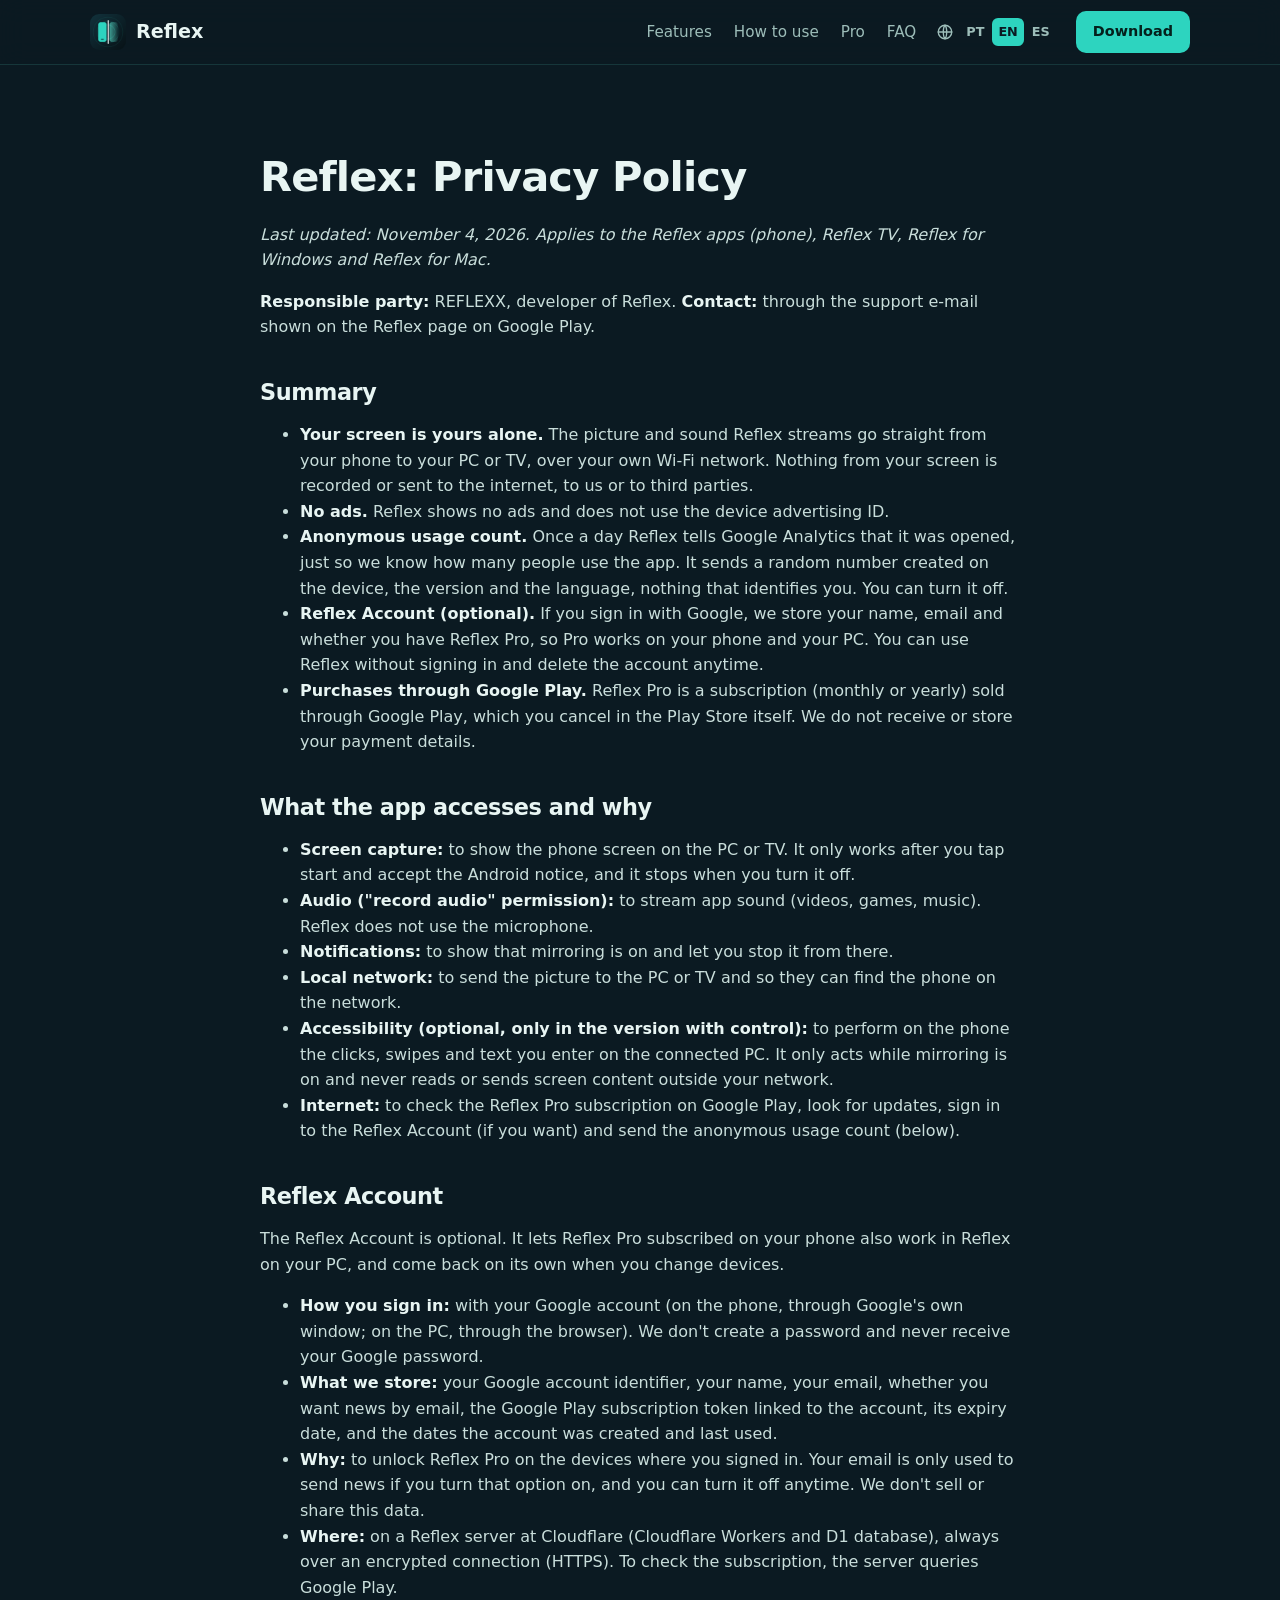
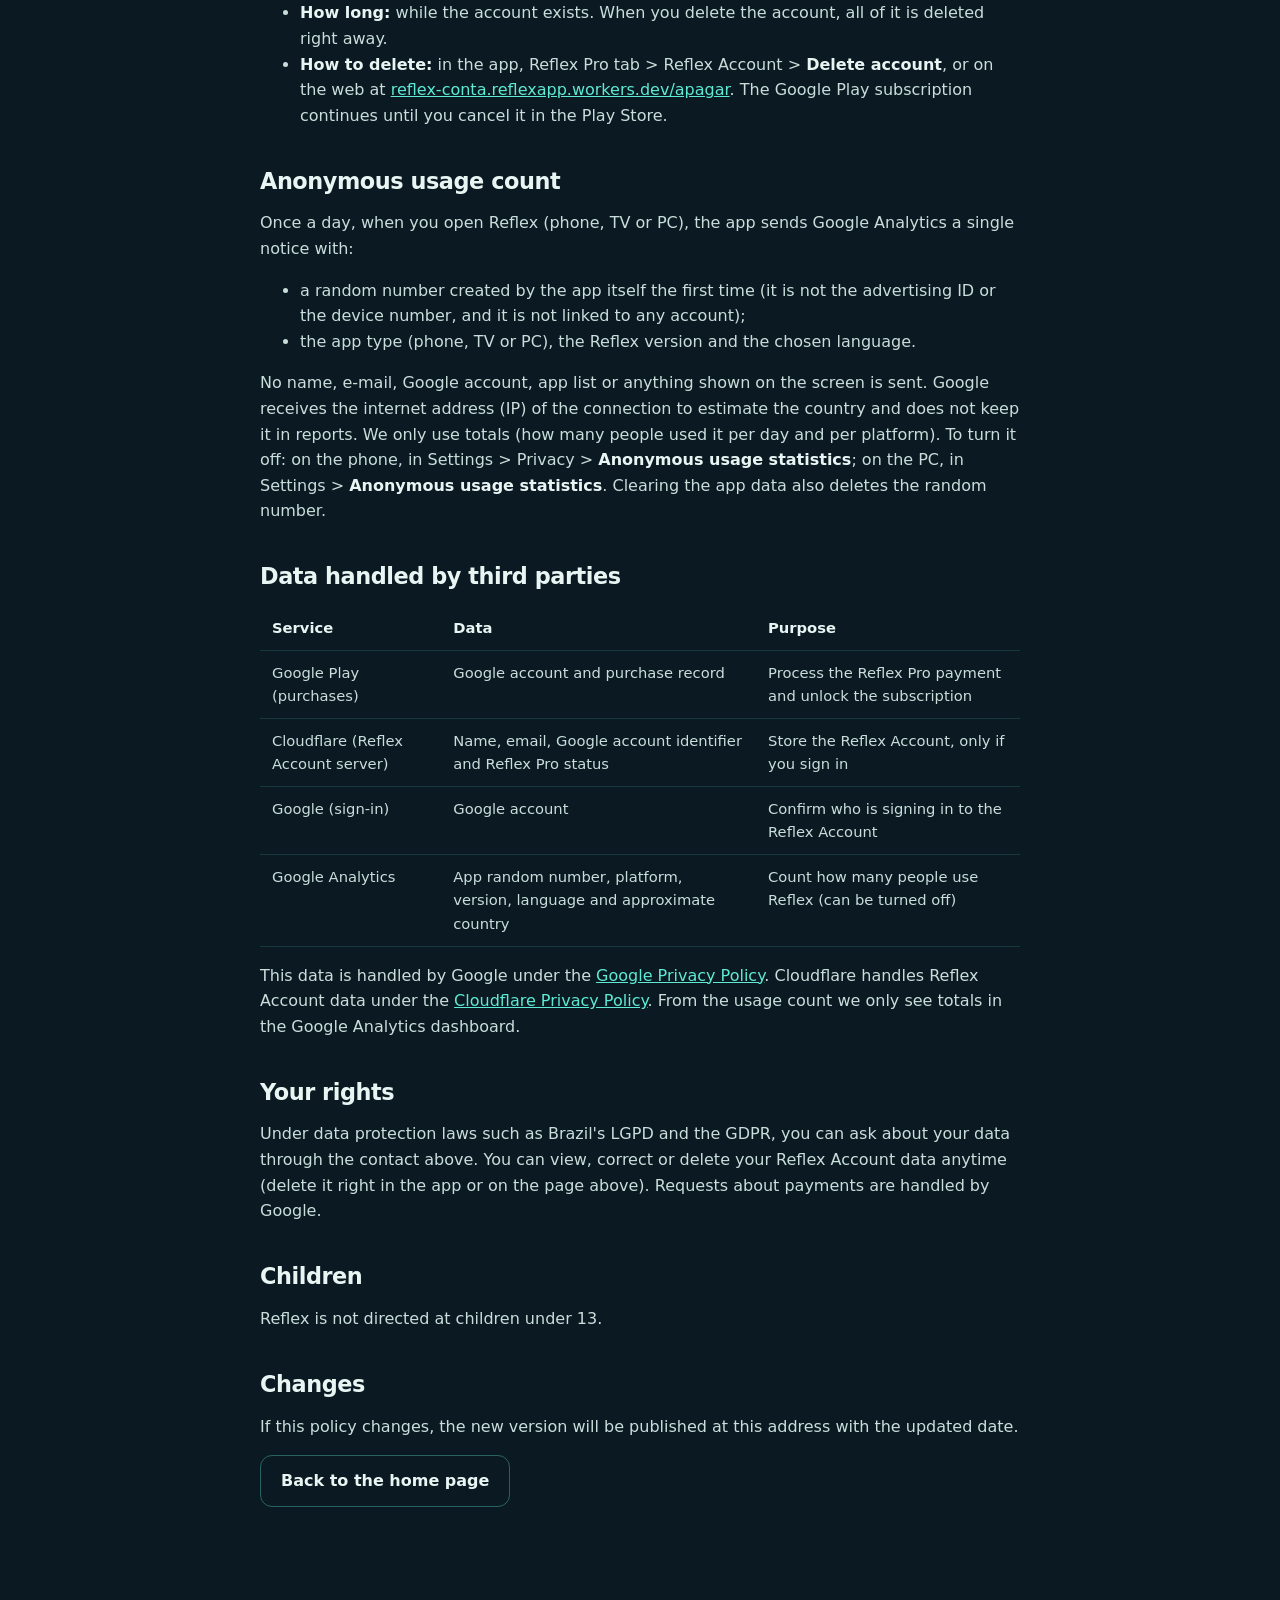
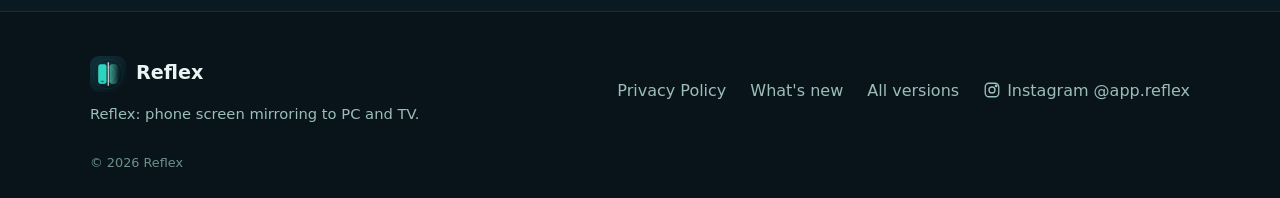
<file: docs/en/privacidade.html>
<!doctype html>
<html lang="en">
<head>
<meta charset="utf-8">
<meta name="viewport" content="width=device-width, initial-scale=1">
<title>Reflex Privacy Policy</title>
<meta name="description" content="Reflex Privacy Policy">
<meta name="theme-color" content="#0B1A22">
<link rel="canonical" href="https://cebratelli-bot.github.io/reflex-download/en/privacidade.html">
<link rel="alternate" hreflang="pt-BR" href="https://cebratelli-bot.github.io/reflex-download/privacidade.html"><link rel="alternate" hreflang="en" href="https://cebratelli-bot.github.io/reflex-download/en/privacidade.html"><link rel="alternate" hreflang="es" href="https://cebratelli-bot.github.io/reflex-download/es/privacidade.html"><link rel="alternate" hreflang="x-default" href="https://cebratelli-bot.github.io/reflex-download/privacidade.html">
<meta property="og:type" content="website">
<meta property="og:title" content="Reflex Privacy Policy">
<meta property="og:description" content="Reflex Privacy Policy">
<meta property="og:url" content="https://cebratelli-bot.github.io/reflex-download/en/privacidade.html">
<meta property="og:image" content="https://cebratelli-bot.github.io/reflex-download/img/compartilhar-en.jpg">
<meta property="og:image:width" content="1024">
<meta property="og:image:height" content="500">
<meta name="twitter:card" content="summary_large_image">
<link rel="icon" href="../favicon.ico" sizes="any">
<link rel="icon" type="image/png" sizes="32x32" href="../img/favicon-32.png">
<link rel="apple-touch-icon" href="../img/apple-touch-icon.png">
<link rel="manifest" href="../site.webmanifest">
<link rel="stylesheet" href="../estilo.css">
</head>
<body>
<header class="topo">
  <div class="largura topo-in">
    <a class="marca" href="./"><img src="../img/icone-192.png" alt="" width="36" height="36" class="logo"><span>Reflex</span></a>
    <nav class="menu" aria-label="Menu">
      <a href="./#recursos">Features</a>
      <a href="./#como-usar">How to use</a>
      <a href="./#pro">Pro</a>
      <a href="./#duvidas">FAQ</a>
    </nav>
    <div class="idiomas" role="group" aria-label="Language"><svg class="ic pequeno" viewBox="0 0 24 24" fill="none" stroke="currentColor" stroke-width="1.8" stroke-linecap="round" stroke-linejoin="round" aria-hidden="true"><circle cx="12" cy="12" r="9"/><path d="M3 12h18M12 3c3 3.2 3 14.8 0 18M12 3c-3 3.2-3 14.8 0 18"/></svg><a href="../privacidade.html" data-idioma="pt">PT</a><a href="../en/privacidade.html" data-idioma="en" aria-current="true">EN</a><a href="../es/privacidade.html" data-idioma="es">ES</a></div>
    <a class="botao botao-pequeno" href="./#baixar">Download</a>
  </div>
</header>
<main class="secao"><article class="largura estreito texto"><h1>Reflex: Privacy Policy</h1>
<p><i>Last updated: November 4, 2026. Applies to the Reflex apps (phone), Reflex TV, Reflex for Windows and Reflex for Mac.</i></p>
<p><b>Responsible party:</b> REFLEXX, developer of Reflex. <b>Contact:</b> through the support e-mail shown on the Reflex page on Google Play.</p>
<h2>Summary</h2>
<ul>
<li><b>Your screen is yours alone.</b> The picture and sound Reflex streams go straight from your phone to your PC or TV, over your own Wi-Fi network. Nothing from your screen is recorded or sent to the internet, to us or to third parties.</li>
<li><b>No ads.</b> Reflex shows no ads and does not use the device advertising ID.</li>
<li><b>Anonymous usage count.</b> Once a day Reflex tells Google Analytics that it was opened, just so we know how many people use the app. It sends a random number created on the device, the version and the language, nothing that identifies you. You can turn it off.</li>
<li><b>Reflex Account (optional).</b> If you sign in with Google, we store your name, email and whether you have Reflex Pro, so Pro works on your phone and your PC. You can use Reflex without signing in and delete the account anytime.</li>
<li><b>Purchases through Google Play.</b> Reflex Pro is a subscription (monthly or yearly) sold through Google Play, which you cancel in the Play Store itself. We do not receive or store your payment details.</li>
</ul>
<h2>What the app accesses and why</h2>
<ul>
<li><b>Screen capture:</b> to show the phone screen on the PC or TV. It only works after you tap start and accept the Android notice, and it stops when you turn it off.</li>
<li><b>Audio ("record audio" permission):</b> to stream app sound (videos, games, music). Reflex does not use the microphone.</li>
<li><b>Notifications:</b> to show that mirroring is on and let you stop it from there.</li>
<li><b>Local network:</b> to send the picture to the PC or TV and so they can find the phone on the network.</li>
<li><b>Accessibility (optional, only in the version with control):</b> to perform on the phone the clicks, swipes and text you enter on the connected PC. It only acts while mirroring is on and never reads or sends screen content outside your network.</li>
<li><b>Internet:</b> to check the Reflex Pro subscription on Google Play, look for updates, sign in to the Reflex Account (if you want) and send the anonymous usage count (below).</li>
</ul>
<h2>Reflex Account</h2>
<p>The Reflex Account is optional. It lets Reflex Pro subscribed on your phone also work in Reflex on your PC, and come back on its own when you change devices.</p>
<ul>
<li><b>How you sign in:</b> with your Google account (on the phone, through Google's own window; on the PC, through the browser). We don't create a password and never receive your Google password.</li>
<li><b>What we store:</b> your Google account identifier, your name, your email, whether you want news by email, the Google Play subscription token linked to the account, its expiry date, and the dates the account was created and last used.</li>
<li><b>Why:</b> to unlock Reflex Pro on the devices where you signed in. Your email is only used to send news if you turn that option on, and you can turn it off anytime. We don't sell or share this data.</li>
<li><b>Where:</b> on a Reflex server at Cloudflare (Cloudflare Workers and D1 database), always over an encrypted connection (HTTPS). To check the subscription, the server queries Google Play.</li>
<li><b>How long:</b> while the account exists. When you delete the account, all of it is deleted right away.</li>
<li><b>How to delete:</b> in the app, Reflex Pro tab &gt; Reflex Account &gt; <b>Delete account</b>, or on the web at <a href="https://reflex-conta.reflexapp.workers.dev/apagar">reflex-conta.reflexapp.workers.dev/apagar</a>. The Google Play subscription continues until you cancel it in the Play Store.</li>
</ul>
<h2>Anonymous usage count</h2>
<p>Once a day, when you open Reflex (phone, TV or PC), the app sends Google Analytics a single notice with:</p>
<ul>
<li>a random number created by the app itself the first time (it is not the advertising ID or the device number, and it is not linked to any account);</li>
<li>the app type (phone, TV or PC), the Reflex version and the chosen language.</li>
</ul>
<p>No name, e-mail, Google account, app list or anything shown on the screen is sent. Google receives the internet address (IP) of the connection to estimate the country and does not keep it in reports. We only use totals (how many people used it per day and per platform). To turn it off: on the phone, in Settings &gt; Privacy &gt; <b>Anonymous usage statistics</b>; on the PC, in Settings &gt; <b>Anonymous usage statistics</b>. Clearing the app data also deletes the random number.</p>
<h2>Data handled by third parties</h2>
<div class="tabela"><table><thead><tr><th>Service</th><th>Data</th><th>Purpose</th></tr></thead><tbody><tr><td>Google Play (purchases)</td><td>Google account and purchase record</td><td>Process the Reflex Pro payment and unlock the subscription</td></tr><tr><td>Cloudflare (Reflex Account server)</td><td>Name, email, Google account identifier and Reflex Pro status</td><td>Store the Reflex Account, only if you sign in</td></tr><tr><td>Google (sign-in)</td><td>Google account</td><td>Confirm who is signing in to the Reflex Account</td></tr><tr><td>Google Analytics</td><td>App random number, platform, version, language and approximate country</td><td>Count how many people use Reflex (can be turned off)</td></tr></tbody></table></div>
<p>This data is handled by Google under the <a href="https://policies.google.com/privacy">Google Privacy Policy</a>. Cloudflare handles Reflex Account data under the <a href="https://www.cloudflare.com/privacypolicy/">Cloudflare Privacy Policy</a>. From the usage count we only see totals in the Google Analytics dashboard.</p>
<h2>Your rights</h2>
<p>Under data protection laws such as Brazil's LGPD and the GDPR, you can ask about your data through the contact above. You can view, correct or delete your Reflex Account data anytime (delete it right in the app or on the page above). Requests about payments are handled by Google.</p>
<h2>Children</h2>
<p>Reflex is not directed at children under 13.</p>
<h2>Changes</h2>
<p>If this policy changes, the new version will be published at this address with the updated date.</p><p><a class="botao botao-contorno" href="./">Back to the home page</a></p></article></main>
<footer class="rodape">
  <div class="largura rodape-in">
    <div>
      <a class="marca" href="./"><img src="../img/icone-192.png" alt="" width="36" height="36" class="logo"><span>Reflex</span></a>
      <p>Reflex: phone screen mirroring to PC and TV.</p>
    </div>
    <nav aria-label="Links">
      <a href="privacidade.html">Privacy Policy</a>
      <a href="https://github.com/cebratelli-bot/reflex-download/blob/main/NOVIDADES.md">What's new</a>
      <a href="https://github.com/cebratelli-bot/reflex-download/releases">All versions</a>
      <a href="https://www.instagram.com/app.reflex/" rel="me"><svg class="ic pequeno" viewBox="0 0 24 24" fill="none" stroke="currentColor" stroke-width="1.8" stroke-linecap="round" stroke-linejoin="round" aria-hidden="true"><rect x="3" y="3" width="18" height="18" rx="5"/><circle cx="12" cy="12" r="4"/><circle cx="17.5" cy="6.5" r="1" fill="currentColor"/></svg> Instagram @app.reflex</a>
    </nav>
  </div>
  <p class="largura copyright">© 2026 Reflex</p>
</footer>
<script src="../site.js" defer></script>
</body>
</html>
</file>
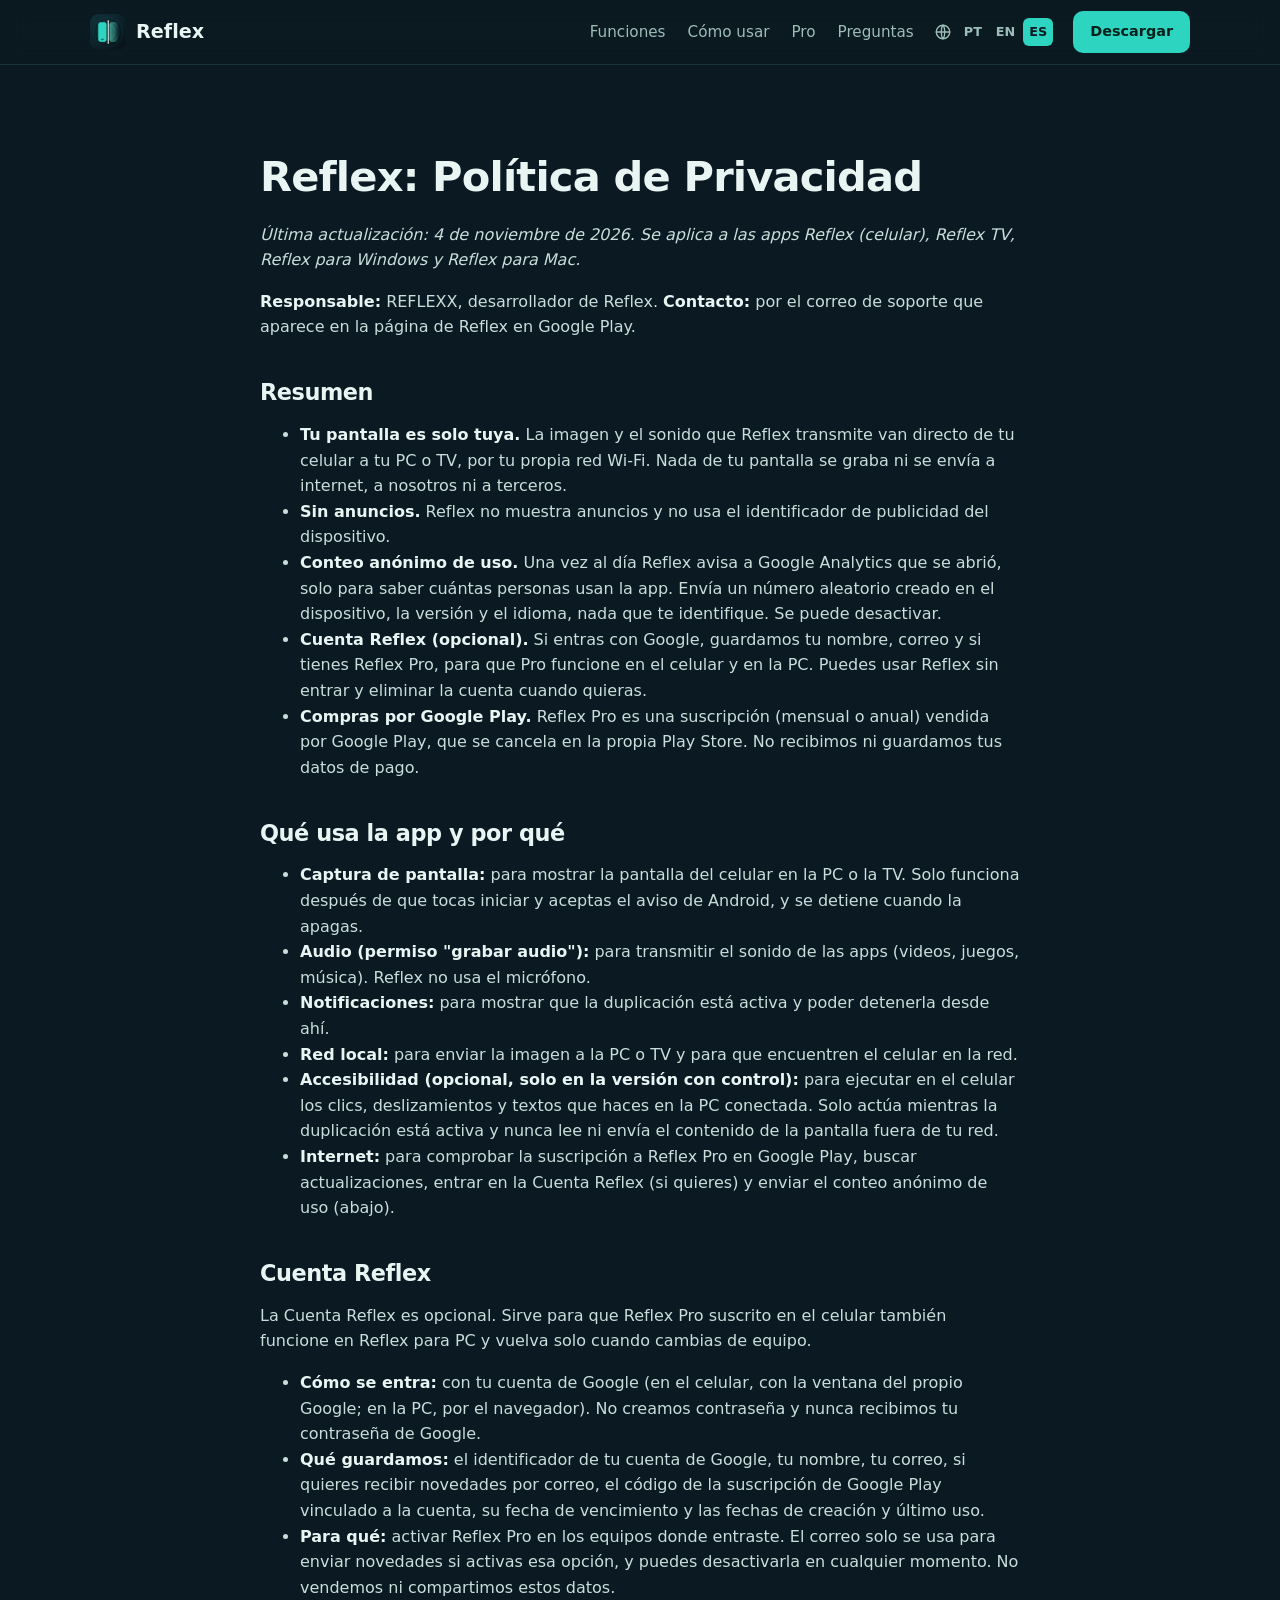
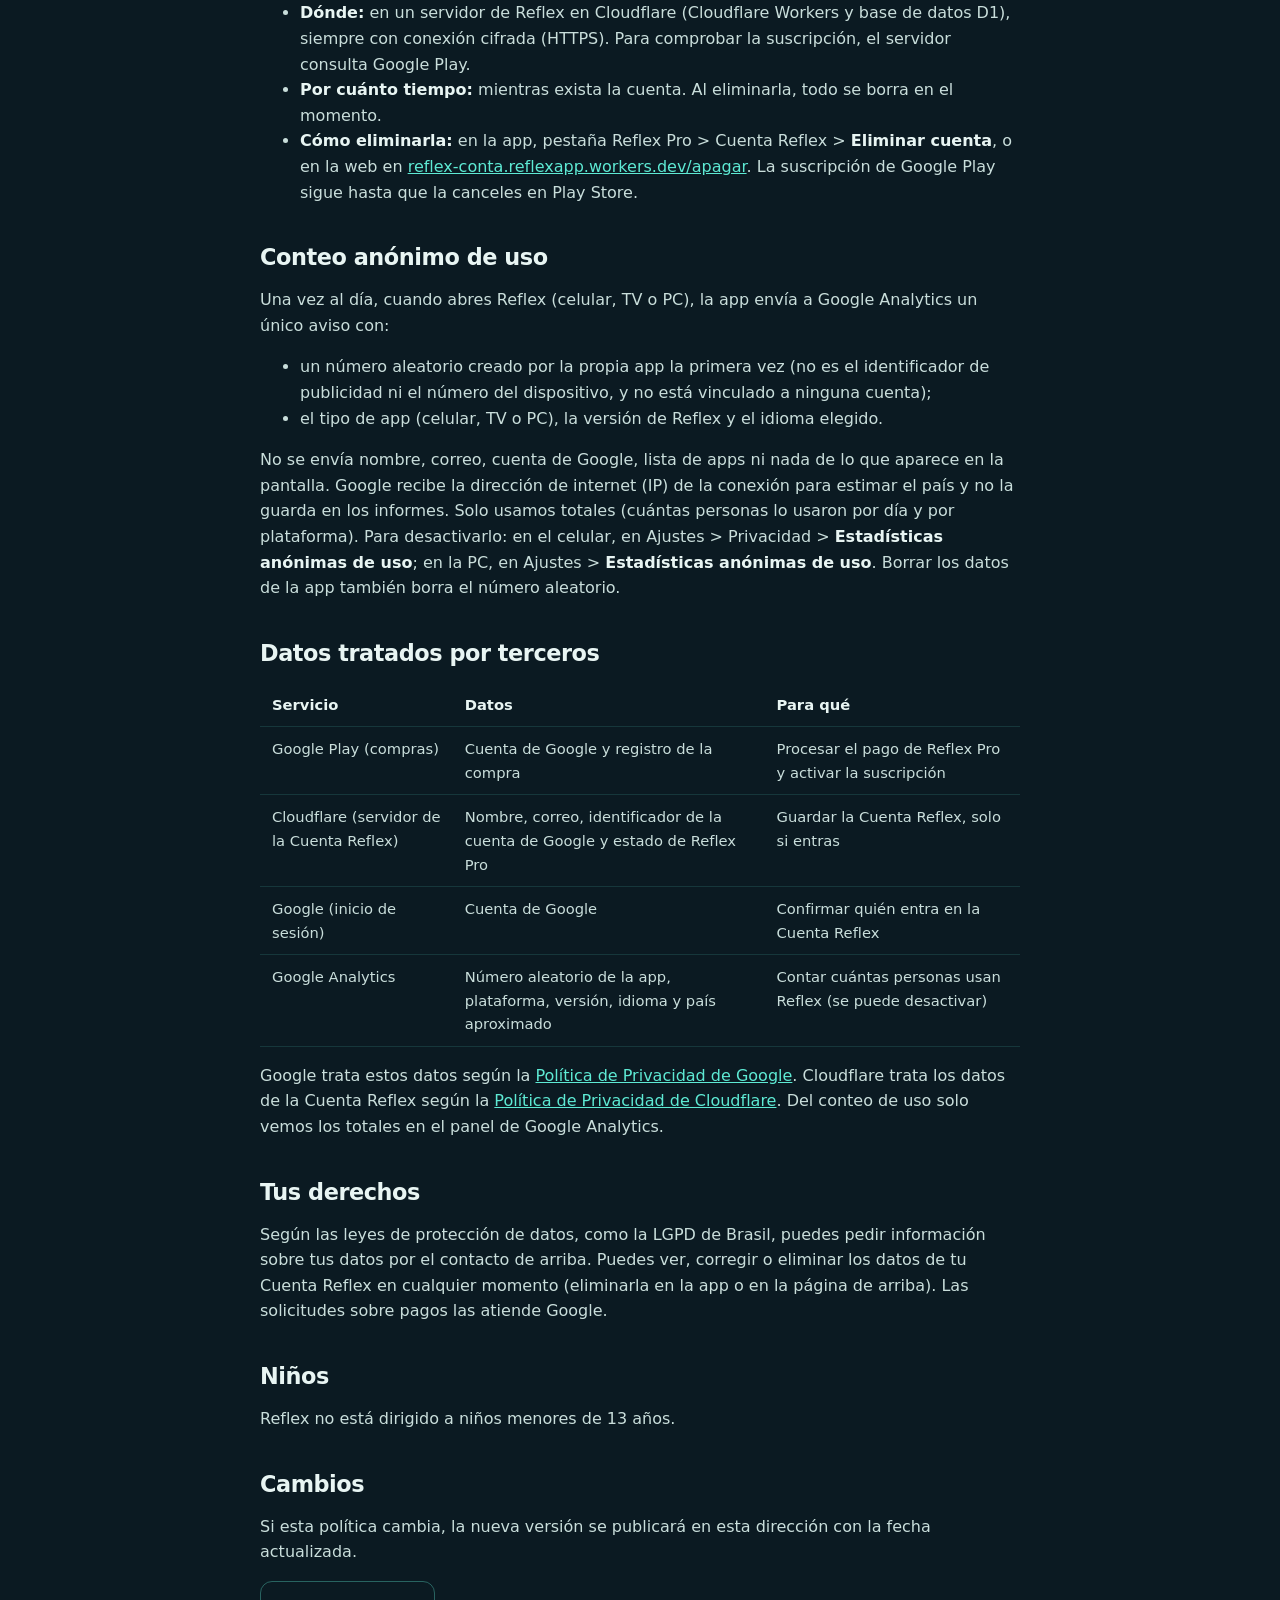
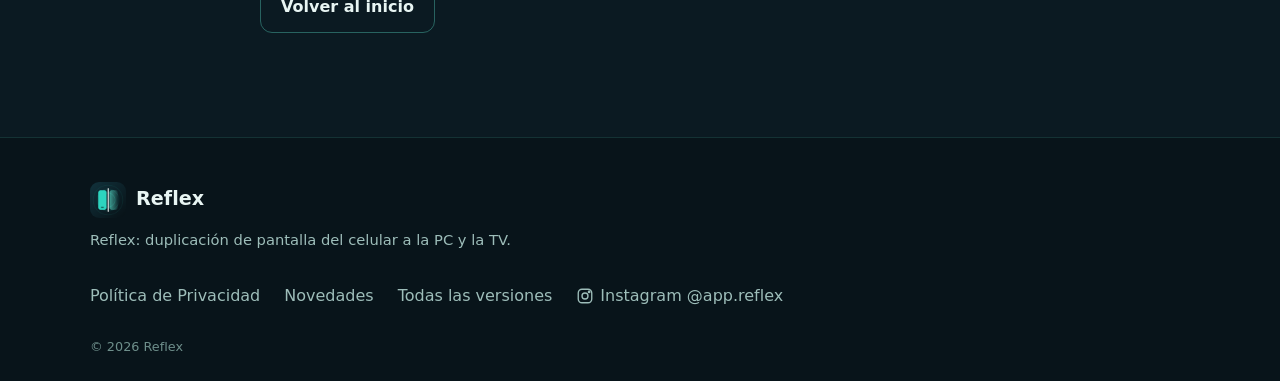
<file: docs/es/privacidade.html>
<!doctype html>
<html lang="es">
<head>
<meta charset="utf-8">
<meta name="viewport" content="width=device-width, initial-scale=1">
<title>Política de Privacidad de Reflex</title>
<meta name="description" content="Política de Privacidad de Reflex">
<meta name="theme-color" content="#0B1A22">
<link rel="canonical" href="https://cebratelli-bot.github.io/reflex-download/es/privacidade.html">
<link rel="alternate" hreflang="pt-BR" href="https://cebratelli-bot.github.io/reflex-download/privacidade.html"><link rel="alternate" hreflang="en" href="https://cebratelli-bot.github.io/reflex-download/en/privacidade.html"><link rel="alternate" hreflang="es" href="https://cebratelli-bot.github.io/reflex-download/es/privacidade.html"><link rel="alternate" hreflang="x-default" href="https://cebratelli-bot.github.io/reflex-download/privacidade.html">
<meta property="og:type" content="website">
<meta property="og:title" content="Política de Privacidad de Reflex">
<meta property="og:description" content="Política de Privacidad de Reflex">
<meta property="og:url" content="https://cebratelli-bot.github.io/reflex-download/es/privacidade.html">
<meta property="og:image" content="https://cebratelli-bot.github.io/reflex-download/img/compartilhar-es.jpg">
<meta property="og:image:width" content="1024">
<meta property="og:image:height" content="500">
<meta name="twitter:card" content="summary_large_image">
<link rel="icon" href="../favicon.ico" sizes="any">
<link rel="icon" type="image/png" sizes="32x32" href="../img/favicon-32.png">
<link rel="apple-touch-icon" href="../img/apple-touch-icon.png">
<link rel="manifest" href="../site.webmanifest">
<link rel="stylesheet" href="../estilo.css">
</head>
<body>
<header class="topo">
  <div class="largura topo-in">
    <a class="marca" href="./"><img src="../img/icone-192.png" alt="" width="36" height="36" class="logo"><span>Reflex</span></a>
    <nav class="menu" aria-label="Menu">
      <a href="./#recursos">Funciones</a>
      <a href="./#como-usar">Cómo usar</a>
      <a href="./#pro">Pro</a>
      <a href="./#duvidas">Preguntas</a>
    </nav>
    <div class="idiomas" role="group" aria-label="Idioma"><svg class="ic pequeno" viewBox="0 0 24 24" fill="none" stroke="currentColor" stroke-width="1.8" stroke-linecap="round" stroke-linejoin="round" aria-hidden="true"><circle cx="12" cy="12" r="9"/><path d="M3 12h18M12 3c3 3.2 3 14.8 0 18M12 3c-3 3.2-3 14.8 0 18"/></svg><a href="../privacidade.html" data-idioma="pt">PT</a><a href="../en/privacidade.html" data-idioma="en">EN</a><a href="../es/privacidade.html" data-idioma="es" aria-current="true">ES</a></div>
    <a class="botao botao-pequeno" href="./#baixar">Descargar</a>
  </div>
</header>
<main class="secao"><article class="largura estreito texto"><h1>Reflex: Política de Privacidad</h1>
<p><i>Última actualización: 4 de noviembre de 2026. Se aplica a las apps Reflex (celular), Reflex TV, Reflex para Windows y Reflex para Mac.</i></p>
<p><b>Responsable:</b> REFLEXX, desarrollador de Reflex. <b>Contacto:</b> por el correo de soporte que aparece en la página de Reflex en Google Play.</p>
<h2>Resumen</h2>
<ul>
<li><b>Tu pantalla es solo tuya.</b> La imagen y el sonido que Reflex transmite van directo de tu celular a tu PC o TV, por tu propia red Wi-Fi. Nada de tu pantalla se graba ni se envía a internet, a nosotros ni a terceros.</li>
<li><b>Sin anuncios.</b> Reflex no muestra anuncios y no usa el identificador de publicidad del dispositivo.</li>
<li><b>Conteo anónimo de uso.</b> Una vez al día Reflex avisa a Google Analytics que se abrió, solo para saber cuántas personas usan la app. Envía un número aleatorio creado en el dispositivo, la versión y el idioma, nada que te identifique. Se puede desactivar.</li>
<li><b>Cuenta Reflex (opcional).</b> Si entras con Google, guardamos tu nombre, correo y si tienes Reflex Pro, para que Pro funcione en el celular y en la PC. Puedes usar Reflex sin entrar y eliminar la cuenta cuando quieras.</li>
<li><b>Compras por Google Play.</b> Reflex Pro es una suscripción (mensual o anual) vendida por Google Play, que se cancela en la propia Play Store. No recibimos ni guardamos tus datos de pago.</li>
</ul>
<h2>Qué usa la app y por qué</h2>
<ul>
<li><b>Captura de pantalla:</b> para mostrar la pantalla del celular en la PC o la TV. Solo funciona después de que tocas iniciar y aceptas el aviso de Android, y se detiene cuando la apagas.</li>
<li><b>Audio (permiso "grabar audio"):</b> para transmitir el sonido de las apps (videos, juegos, música). Reflex no usa el micrófono.</li>
<li><b>Notificaciones:</b> para mostrar que la duplicación está activa y poder detenerla desde ahí.</li>
<li><b>Red local:</b> para enviar la imagen a la PC o TV y para que encuentren el celular en la red.</li>
<li><b>Accesibilidad (opcional, solo en la versión con control):</b> para ejecutar en el celular los clics, deslizamientos y textos que haces en la PC conectada. Solo actúa mientras la duplicación está activa y nunca lee ni envía el contenido de la pantalla fuera de tu red.</li>
<li><b>Internet:</b> para comprobar la suscripción a Reflex Pro en Google Play, buscar actualizaciones, entrar en la Cuenta Reflex (si quieres) y enviar el conteo anónimo de uso (abajo).</li>
</ul>
<h2>Cuenta Reflex</h2>
<p>La Cuenta Reflex es opcional. Sirve para que Reflex Pro suscrito en el celular también funcione en Reflex para PC y vuelva solo cuando cambias de equipo.</p>
<ul>
<li><b>Cómo se entra:</b> con tu cuenta de Google (en el celular, con la ventana del propio Google; en la PC, por el navegador). No creamos contraseña y nunca recibimos tu contraseña de Google.</li>
<li><b>Qué guardamos:</b> el identificador de tu cuenta de Google, tu nombre, tu correo, si quieres recibir novedades por correo, el código de la suscripción de Google Play vinculado a la cuenta, su fecha de vencimiento y las fechas de creación y último uso.</li>
<li><b>Para qué:</b> activar Reflex Pro en los equipos donde entraste. El correo solo se usa para enviar novedades si activas esa opción, y puedes desactivarla en cualquier momento. No vendemos ni compartimos estos datos.</li>
<li><b>Dónde:</b> en un servidor de Reflex en Cloudflare (Cloudflare Workers y base de datos D1), siempre con conexión cifrada (HTTPS). Para comprobar la suscripción, el servidor consulta Google Play.</li>
<li><b>Por cuánto tiempo:</b> mientras exista la cuenta. Al eliminarla, todo se borra en el momento.</li>
<li><b>Cómo eliminarla:</b> en la app, pestaña Reflex Pro &gt; Cuenta Reflex &gt; <b>Eliminar cuenta</b>, o en la web en <a href="https://reflex-conta.reflexapp.workers.dev/apagar">reflex-conta.reflexapp.workers.dev/apagar</a>. La suscripción de Google Play sigue hasta que la canceles en Play Store.</li>
</ul>
<h2>Conteo anónimo de uso</h2>
<p>Una vez al día, cuando abres Reflex (celular, TV o PC), la app envía a Google Analytics un único aviso con:</p>
<ul>
<li>un número aleatorio creado por la propia app la primera vez (no es el identificador de publicidad ni el número del dispositivo, y no está vinculado a ninguna cuenta);</li>
<li>el tipo de app (celular, TV o PC), la versión de Reflex y el idioma elegido.</li>
</ul>
<p>No se envía nombre, correo, cuenta de Google, lista de apps ni nada de lo que aparece en la pantalla. Google recibe la dirección de internet (IP) de la conexión para estimar el país y no la guarda en los informes. Solo usamos totales (cuántas personas lo usaron por día y por plataforma). Para desactivarlo: en el celular, en Ajustes &gt; Privacidad &gt; <b>Estadísticas anónimas de uso</b>; en la PC, en Ajustes &gt; <b>Estadísticas anónimas de uso</b>. Borrar los datos de la app también borra el número aleatorio.</p>
<h2>Datos tratados por terceros</h2>
<div class="tabela"><table><thead><tr><th>Servicio</th><th>Datos</th><th>Para qué</th></tr></thead><tbody><tr><td>Google Play (compras)</td><td>Cuenta de Google y registro de la compra</td><td>Procesar el pago de Reflex Pro y activar la suscripción</td></tr><tr><td>Cloudflare (servidor de la Cuenta Reflex)</td><td>Nombre, correo, identificador de la cuenta de Google y estado de Reflex Pro</td><td>Guardar la Cuenta Reflex, solo si entras</td></tr><tr><td>Google (inicio de sesión)</td><td>Cuenta de Google</td><td>Confirmar quién entra en la Cuenta Reflex</td></tr><tr><td>Google Analytics</td><td>Número aleatorio de la app, plataforma, versión, idioma y país aproximado</td><td>Contar cuántas personas usan Reflex (se puede desactivar)</td></tr></tbody></table></div>
<p>Google trata estos datos según la <a href="https://policies.google.com/privacy">Política de Privacidad de Google</a>. Cloudflare trata los datos de la Cuenta Reflex según la <a href="https://www.cloudflare.com/privacypolicy/">Política de Privacidad de Cloudflare</a>. Del conteo de uso solo vemos los totales en el panel de Google Analytics.</p>
<h2>Tus derechos</h2>
<p>Según las leyes de protección de datos, como la LGPD de Brasil, puedes pedir información sobre tus datos por el contacto de arriba. Puedes ver, corregir o eliminar los datos de tu Cuenta Reflex en cualquier momento (eliminarla en la app o en la página de arriba). Las solicitudes sobre pagos las atiende Google.</p>
<h2>Niños</h2>
<p>Reflex no está dirigido a niños menores de 13 años.</p>
<h2>Cambios</h2>
<p>Si esta política cambia, la nueva versión se publicará en esta dirección con la fecha actualizada.</p><p><a class="botao botao-contorno" href="./">Volver al inicio</a></p></article></main>
<footer class="rodape">
  <div class="largura rodape-in">
    <div>
      <a class="marca" href="./"><img src="../img/icone-192.png" alt="" width="36" height="36" class="logo"><span>Reflex</span></a>
      <p>Reflex: duplicación de pantalla del celular a la PC y la TV.</p>
    </div>
    <nav aria-label="Links">
      <a href="privacidade.html">Política de Privacidad</a>
      <a href="https://github.com/cebratelli-bot/reflex-download/blob/main/NOVIDADES.md">Novedades</a>
      <a href="https://github.com/cebratelli-bot/reflex-download/releases">Todas las versiones</a>
      <a href="https://www.instagram.com/app.reflex/" rel="me"><svg class="ic pequeno" viewBox="0 0 24 24" fill="none" stroke="currentColor" stroke-width="1.8" stroke-linecap="round" stroke-linejoin="round" aria-hidden="true"><rect x="3" y="3" width="18" height="18" rx="5"/><circle cx="12" cy="12" r="4"/><circle cx="17.5" cy="6.5" r="1" fill="currentColor"/></svg> Instagram @app.reflex</a>
    </nav>
  </div>
  <p class="largura copyright">© 2026 Reflex</p>
</footer>
<script src="../site.js" defer></script>
</body>
</html>
</file>
<file: docs/estilo.css>
/* Reflex: site de download. Cores da marca: petróleo + verde-água. */
:root {
  --fundo: #0B1A22;
  --fundo-2: #0E222B;
  --cartao: #112A34;
  --cartao-2: #153440;
  --borda: rgba(94, 234, 212, 0.14);
  --texto: #E8F5F3;
  --suave: #9DBDB9;
  --teal: #2DD4BF;
  --teal-2: #14B8A6;
  --teal-3: #0F766E;
  --menta: #5EEAD4;
  --raio: 18px;
  color-scheme: dark;
}
* { box-sizing: border-box; }
html { scroll-behavior: smooth; scroll-padding-top: 76px; -webkit-text-size-adjust: 100%; }
body {
  margin: 0; background: var(--fundo); color: var(--texto);
  font: 16px/1.6 Inter, system-ui, -apple-system, "Segoe UI", Roboto, "Helvetica Neue", Arial, sans-serif;
  overflow-x: hidden;
}
img { max-width: 100%; height: auto; display: block; }
a { color: var(--menta); }
h1, h2, h3 { line-height: 1.15; margin: 0 0 .5em; letter-spacing: -0.02em; }
h1 { font-size: clamp(2.3rem, 6vw, 3.9rem); font-weight: 800; }
h2 { font-size: clamp(1.7rem, 3.6vw, 2.5rem); font-weight: 750; text-align: center; }
h3 { font-size: 1.15rem; font-weight: 700; }
.largura { width: 100%; max-width: 1140px; margin: 0 auto; padding: 0 20px; }
.estreito { max-width: 800px; }
.centro { text-align: center; justify-content: center; }
.ic { width: 24px; height: 24px; flex: none; }
.ic.pequeno { width: 18px; height: 18px; }

/* topo */
.topo {
  position: sticky; top: 0; z-index: 10;
  background: rgba(11, 26, 34, 0.82); backdrop-filter: blur(14px); -webkit-backdrop-filter: blur(14px);
  border-bottom: 1px solid var(--borda);
}
.topo-in { display: flex; align-items: center; gap: 20px; height: 64px; }
.marca { display: flex; align-items: center; gap: 10px; color: var(--texto); text-decoration: none; font-weight: 800; font-size: 1.2rem; }
.logo { border-radius: 9px; }
.menu { display: flex; gap: 22px; margin-left: auto; }
.menu a { color: var(--suave); text-decoration: none; font-weight: 500; font-size: .95rem; }
.menu a:hover { color: var(--texto); }
.idiomas { display: flex; align-items: center; gap: 2px; color: var(--suave); }
.idiomas .ic { margin-right: 4px; }
.idiomas a { color: var(--suave); text-decoration: none; font-size: .8rem; font-weight: 700; padding: 4px 6px; border-radius: 6px; }
.idiomas a[aria-current] { color: var(--fundo); background: var(--teal); }
.idiomas a:hover:not([aria-current]) { color: var(--texto); background: var(--cartao); }

/* botões */
.botao {
  display: inline-flex; align-items: center; justify-content: center; gap: 10px;
  background: var(--teal); color: #04201C; text-decoration: none; font-weight: 700;
  padding: 12px 20px; border-radius: 12px; border: 1px solid transparent;
  transition: transform .15s, background .15s, box-shadow .15s;
}
.botao:hover { background: var(--menta); transform: translateY(-1px); box-shadow: 0 8px 24px rgba(45, 212, 191, .25); }
.botao:focus-visible, a:focus-visible, summary:focus-visible, .galeria:focus-visible { outline: 3px solid var(--menta); outline-offset: 3px; }
.botao-pequeno { padding: 8px 16px; font-size: .9rem; border-radius: 10px; }
.botao-contorno { background: transparent; color: var(--texto); border-color: rgba(94, 234, 212, .35); }
.botao-contorno:hover { background: var(--cartao-2); box-shadow: none; }
.botao-grande { padding: 14px 24px; font-size: 1.05rem; text-align: left; }
.botao-grande span { display: flex; flex-direction: column; line-height: 1.2; }
.botao-grande small { font-weight: 500; font-size: .8rem; opacity: .75; }
.botao-2 { background: var(--cartao-2); color: var(--texto); border-color: rgba(94, 234, 212, .3); }
.botao-2:hover { background: #1A3F4D; box-shadow: none; }
.botoes { display: flex; flex-wrap: wrap; gap: 12px; margin: 28px 0 16px; }

/* hero */
.hero {
  position: relative; overflow: hidden; padding: 64px 0 0;
  background:
    radial-gradient(900px 500px at 80% 30%, rgba(20, 184, 166, .22), transparent 60%),
    radial-gradient(700px 400px at 0% 0%, rgba(15, 118, 110, .25), transparent 60%),
    linear-gradient(180deg, #0E2630, var(--fundo));
}
.hero-in { display: grid; grid-template-columns: 1.1fr .9fr; gap: 40px; align-items: center; }
.hero-txt { padding-bottom: 64px; }
.selo {
  display: inline-block; margin: 0 0 18px; padding: 6px 14px; border-radius: 99px;
  background: rgba(45, 212, 191, .12); color: var(--menta); font-weight: 600; font-size: .88rem;
  border: 1px solid rgba(45, 212, 191, .25);
}
.lead { font-size: 1.2rem; color: var(--suave); max-width: 34em; margin: 0; }
.nota { color: var(--suave); font-size: .88rem; margin: 0; }
.hero-img { position: relative; align-self: end; display: flex; justify-content: center; }
.hero-img img {
  position: relative; width: 360px;
  -webkit-mask-image: linear-gradient(180deg, #000 72%, transparent);
  mask-image: linear-gradient(180deg, #000 72%, transparent);
  filter: drop-shadow(0 30px 60px rgba(0, 0, 0, .5));
}
.aneis { position: absolute; inset: 0; display: grid; place-items: center; }
.aneis i {
  position: absolute; border-radius: 50%; border: 1px solid rgba(94, 234, 212, .18);
  width: 420px; height: 420px; animation: pulso 4s ease-out infinite;
}
.aneis i:nth-child(2) { animation-delay: 1.33s; }
.aneis i:nth-child(3) { animation-delay: 2.66s; }
@keyframes pulso { from { transform: scale(.4); opacity: 1; } to { transform: scale(1.7); opacity: 0; } }
@media (prefers-reduced-motion: reduce) { .aneis i { animation: none; opacity: .5; } html { scroll-behavior: auto; } }

/* seções */
.secao { padding: 88px 0; }
.secao-alt { background: var(--fundo-2); border-block: 1px solid var(--borda); }
.sub { text-align: center; color: var(--suave); font-size: 1.1rem; max-width: 40em; margin: 0 auto 44px; }
.h2-meio { margin-top: 72px; margin-bottom: 32px; }
.mini { font-size: .85rem; color: var(--suave); margin: 10px 0 0; }

/* cartões de download */
.cartoes { display: grid; grid-template-columns: repeat(3, 1fr); gap: 20px; }
.cartao {
  display: flex; flex-direction: column; gap: 4px;
  background: var(--cartao); border: 1px solid var(--borda); border-radius: var(--raio); padding: 28px;
}
.cartao p { margin: 0 0 8px; color: var(--suave); }
.cartao .botao { margin-top: 8px; }
.cartao-destaque { border-color: rgba(45, 212, 191, .55); box-shadow: 0 0 0 1px rgba(45, 212, 191, .25), 0 20px 50px rgba(20, 184, 166, .12); }
.cartao-ic {
  width: 52px; height: 52px; display: grid; place-items: center; border-radius: 14px; margin-bottom: 14px;
  background: rgba(45, 212, 191, .12); color: var(--teal);
}
.cartao-ic .ic { width: 28px; height: 28px; }
.versao { font-size: .82rem; font-weight: 600; color: var(--menta) !important; margin-top: auto !important; padding-top: 8px; }

/* recursos */
.recursos { list-style: none; padding: 0; margin: 0; display: grid; grid-template-columns: repeat(4, 1fr); gap: 20px; }
.recurso { background: var(--cartao); border: 1px solid var(--borda); border-radius: var(--raio); padding: 24px; }
.recurso .ic { color: var(--teal); width: 30px; height: 30px; margin-bottom: 14px; }
.recurso p { color: var(--suave); margin: 0; font-size: .95rem; }

/* galeria */
.galeria {
  list-style: none; margin: 0; padding: 8px max(20px, calc((100vw - 1100px) / 2)) 16px;
  display: flex; gap: 18px; overflow-x: auto; scroll-snap-type: x mandatory; scrollbar-width: thin;
  scrollbar-color: var(--teal-3) transparent;
}
.galeria li { flex: 0 0 auto; scroll-snap-align: center; }
.galeria img { width: 240px; border-radius: 16px; border: 1px solid var(--borda); }

/* passos e instalação */
.passos { list-style: none; padding: 0; margin: 0; display: grid; grid-template-columns: repeat(3, 1fr); gap: 20px; counter-reset: p; }
.passos li { background: var(--cartao); border: 1px solid var(--borda); border-radius: var(--raio); padding: 28px; }
.passos p { color: var(--suave); margin: 0; }
.num {
  display: grid; place-items: center; width: 40px; height: 40px; border-radius: 50%; margin-bottom: 14px;
  background: var(--teal); color: #04201C; font-weight: 800;
}
.insts { display: grid; grid-template-columns: repeat(3, 1fr); gap: 20px; }
.inst { border: 1px solid var(--borda); border-radius: var(--raio); padding: 24px 24px 12px; }
.inst ol { padding-left: 1.2em; margin: 0; color: var(--suave); }
.inst li { margin-bottom: 10px; }
.inst b { color: var(--texto); }

/* planos */
.planos { display: grid; grid-template-columns: repeat(2, minmax(0, 380px)); gap: 20px; justify-content: center; }
.plano { position: relative; background: var(--cartao); border: 1px solid var(--borda); border-radius: var(--raio); padding: 32px; display: flex; flex-direction: column; }
.plano-pro { border-color: rgba(45, 212, 191, .55); background: linear-gradient(180deg, #153B44, var(--cartao)); }
.fita {
  position: absolute; top: -13px; left: 32px; margin: 0; padding: 3px 12px; border-radius: 99px;
  background: var(--teal); color: #04201C; font-size: .8rem; font-weight: 700;
}
.preco { font-size: 2.2rem; font-weight: 800; margin: 0 0 18px; line-height: 1.1; }
.preco span { display: block; font-size: .9rem; font-weight: 500; color: var(--suave); margin-top: 4px; }
.plano ul { list-style: none; padding: 0; margin: 0 0 20px; }
.plano li { display: flex; gap: 10px; align-items: flex-start; margin-bottom: 10px; }
.plano li .ic { color: var(--teal); margin-top: 3px; }
.plano .botao { margin-top: auto; }

/* dúvidas */
.duvidas details { border-bottom: 1px solid var(--borda); }
.duvidas summary {
  cursor: pointer; list-style: none; padding: 20px 36px 20px 0; font-weight: 650; font-size: 1.05rem; position: relative;
}
.duvidas summary::-webkit-details-marker { display: none; }
.duvidas summary::after { content: "+"; position: absolute; right: 4px; top: 14px; font-size: 1.6rem; color: var(--teal); font-weight: 400; }
.duvidas details[open] summary::after { content: "−"; }
.duvidas p { color: var(--suave); margin: 0 0 20px; }

/* chamada final */
.final { background: radial-gradient(700px 300px at 50% 100%, rgba(20, 184, 166, .2), transparent 70%); }

/* texto (política) */
.texto h1 { font-size: clamp(1.9rem, 4vw, 2.6rem); }
.texto h2 { text-align: left; font-size: 1.4rem; margin-top: 1.8em; }
.texto p, .texto li { color: #C9DEDB; }
.texto b { color: var(--texto); }
.tabela { overflow-x: auto; margin: 16px 0; }
table { border-collapse: collapse; width: 100%; font-size: .92rem; }
th, td { text-align: left; padding: 10px 12px; border-bottom: 1px solid var(--borda); vertical-align: top; }
th { color: var(--texto); }
td { color: #C9DEDB; }
.texto.centro img { margin: 0 auto 20px; border-radius: 22px; }

/* rodapé */
.rodape { border-top: 1px solid var(--borda); padding: 44px 0 24px; background: #08141A; }
.rodape-in { display: flex; justify-content: space-between; gap: 32px; flex-wrap: wrap; }
.rodape p { color: var(--suave); margin: 10px 0 0; font-size: .92rem; }
.rodape nav { display: flex; flex-wrap: wrap; gap: 12px 24px; align-items: center; }
.rodape nav a { color: var(--suave); text-decoration: none; display: inline-flex; align-items: center; gap: 6px; }
.rodape nav a:hover { color: var(--texto); }
.rodape .copyright { font-size: .8rem; color: #6E8F8B; margin: 28px auto 0; }

/* telas menores */
@media (max-width: 980px) {
  .recursos { grid-template-columns: repeat(2, 1fr); }
  .cartoes, .passos, .insts { grid-template-columns: 1fr; max-width: 560px; margin-inline: auto; }
  .menu { display: none; }
  .idiomas { margin-left: auto; }
}
@media (max-width: 760px) {
  .hero { padding-top: 40px; }
  .hero-in { grid-template-columns: 1fr; gap: 8px; }
  .hero-txt { padding-bottom: 0; text-align: center; }
  .lead { margin-inline: auto; }
  .botoes { justify-content: center; }
  .hero-img img { width: 280px; }
  .aneis i { width: 320px; height: 320px; }
  .secao { padding: 64px 0; }
  .planos { grid-template-columns: 1fr; }
  .galeria img { width: 200px; }
}
@media (max-width: 520px) {
  .recursos { grid-template-columns: 1fr; }
  .botao-grande { width: 100%; }
  .largura { padding: 0 16px; }
  .topo-in { gap: 10px; }
  .marca span { display: none; }
  .idiomas .ic { display: none; }
  .cartao, .plano, .passos li { padding: 22px; }
}
</file>
